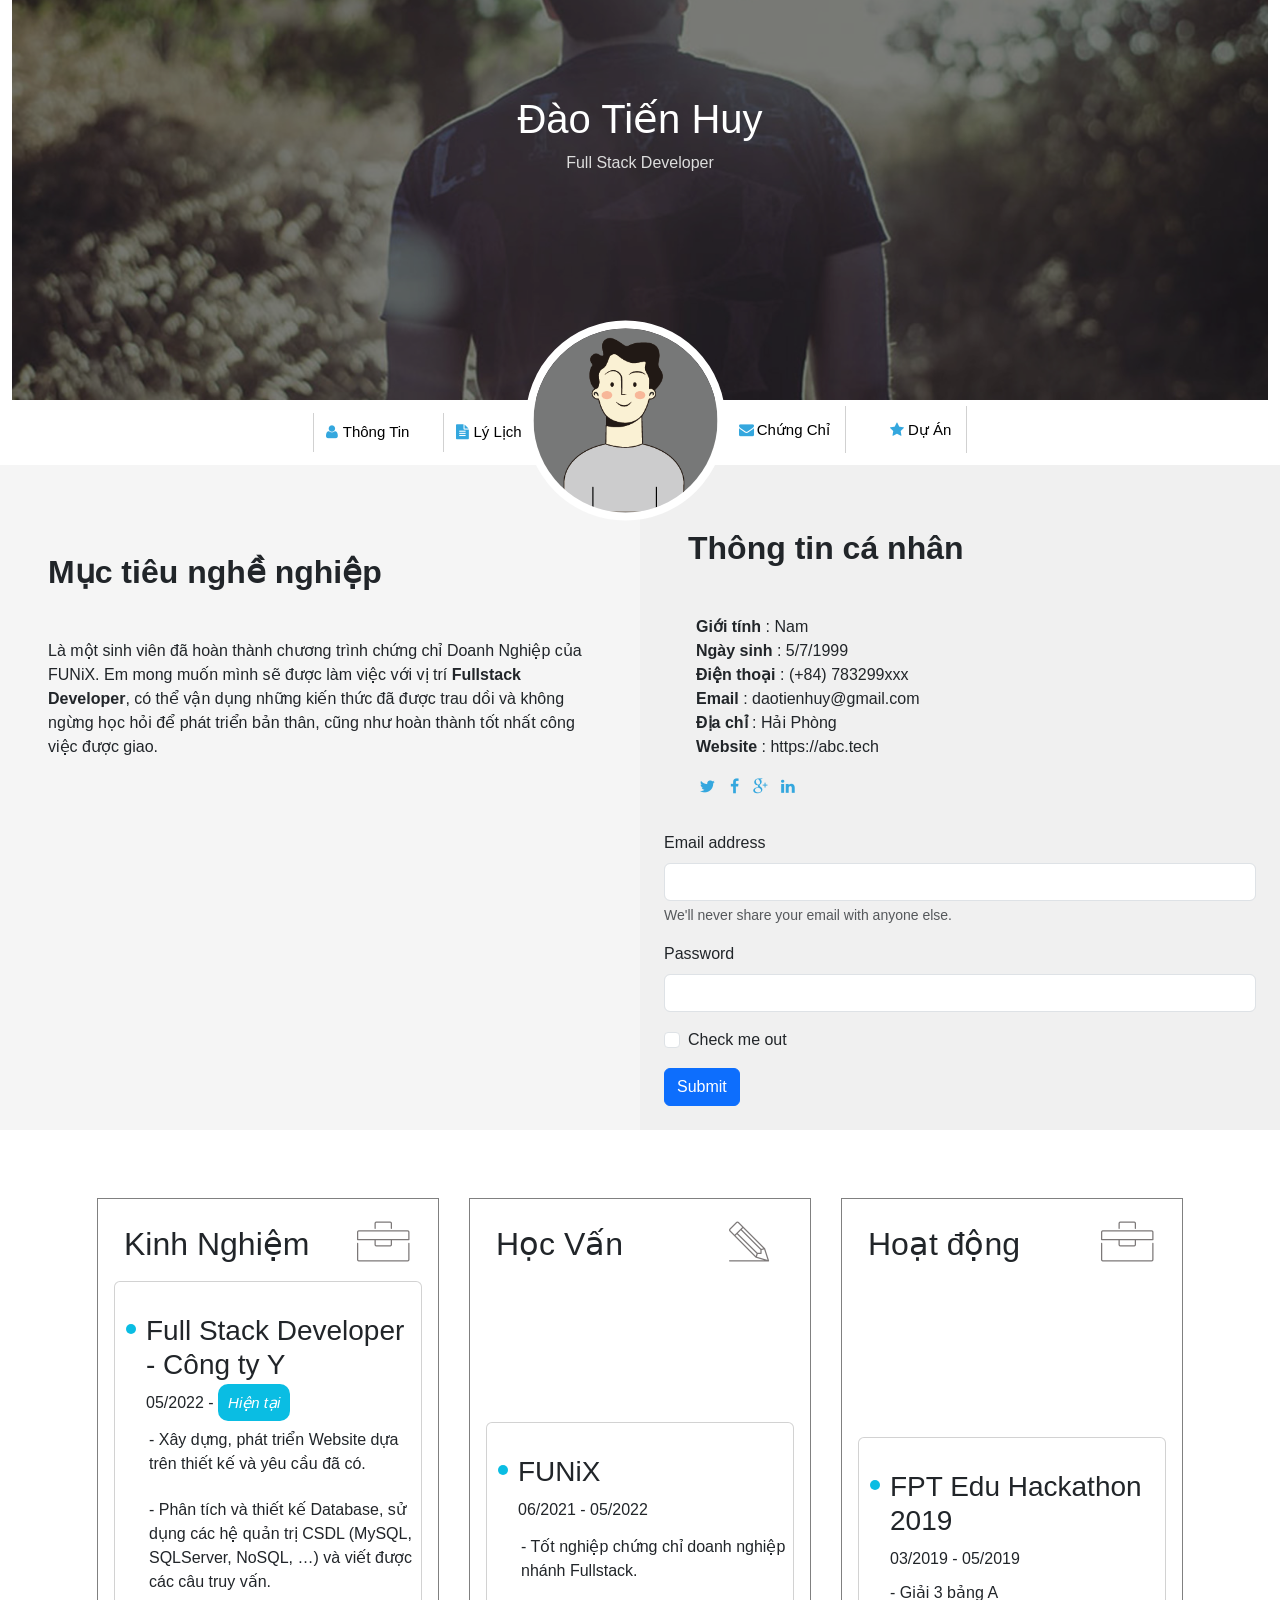
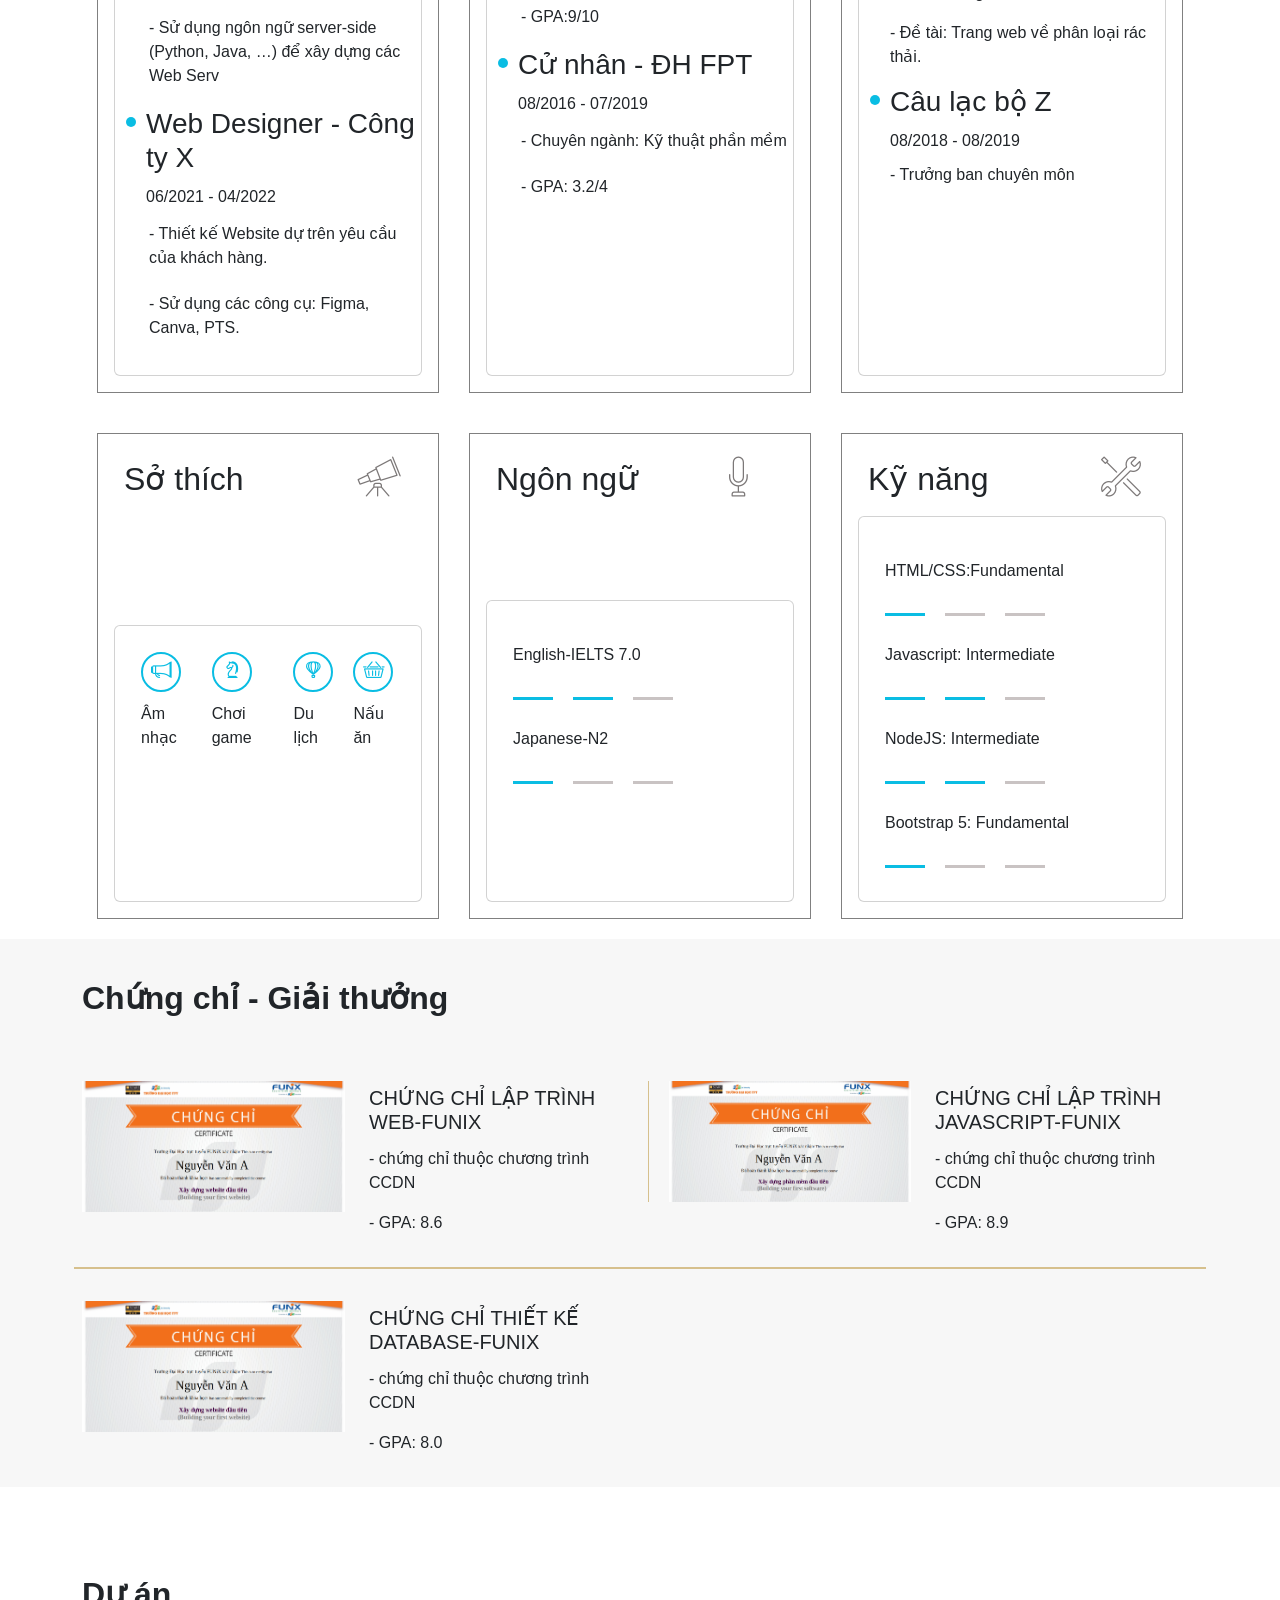
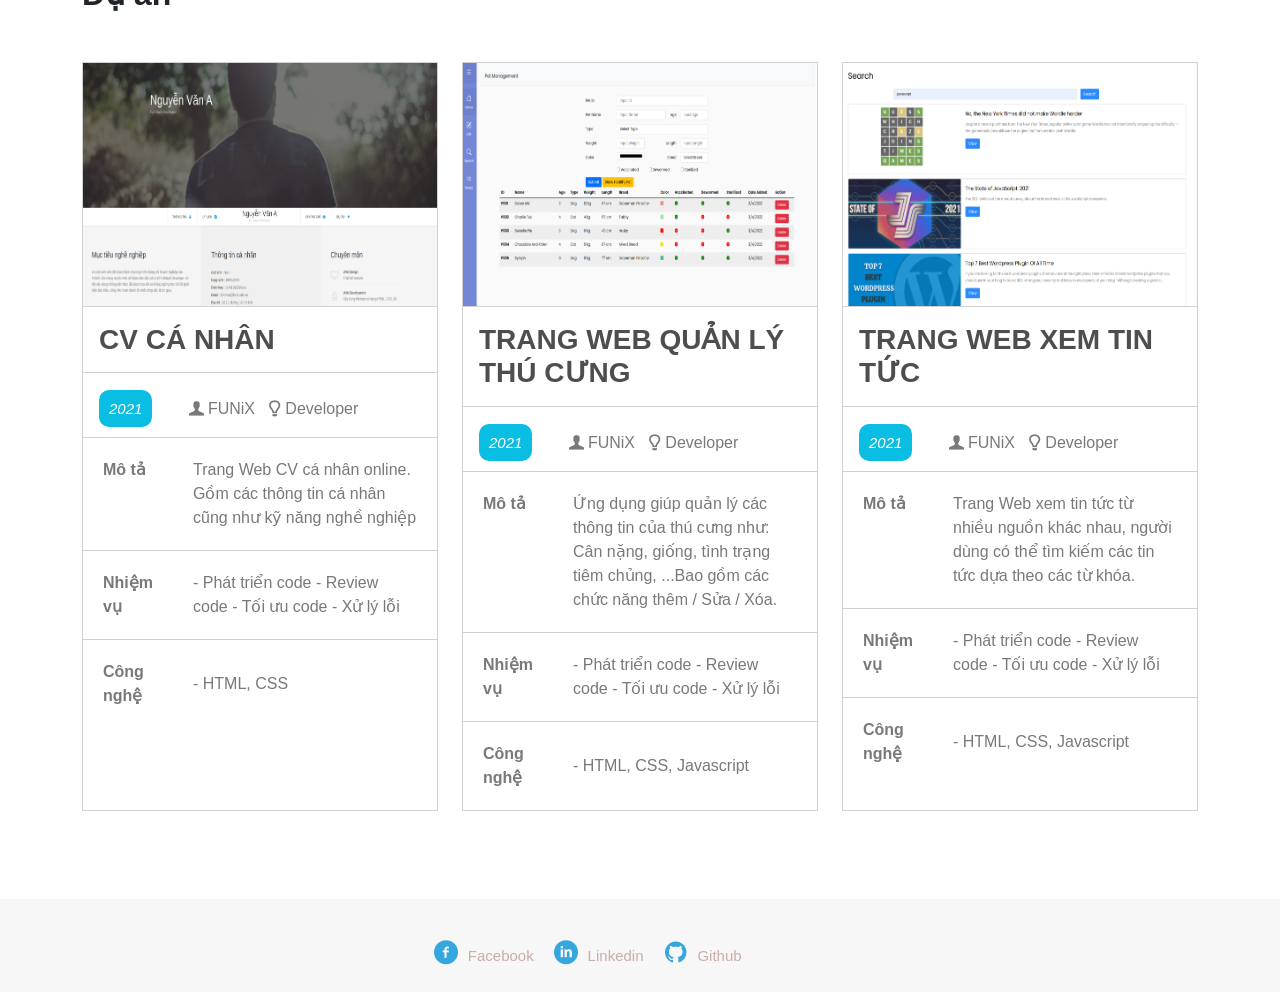
<file: funix-web101x-asm3-main/index.html>
<!DOCTYPE html>
<html lang="en">

<head>
  <meta charset="UTF-8" />
  <meta http-equiv="X-UA-Compatible" content="IE=edge" />
  <meta name="viewport" content="width=device-width, initial-scale=1.0" />

  <link href="https://cdn.jsdelivr.net/npm/bootstrap@5.0.2/dist/css/bootstrap.min.css" rel="stylesheet"
    integrity="sha384-EVSTQN3/azprG1Anm3QDgpJLIm9Nao0Yz1ztcQTwFspd3yD65VohhpuuCOmLASjC" crossorigin="anonymous" />

  <link rel="stylesheet" href="./css/laptop.css" />
  <link rel="stylesheet" href="./css/tablet.css" />
  <link rel="stylesheet" href="./css/mobile.css" />
  <link rel="stylesheet" href="./css/font.css" />

  <link rel="preconnect" href="https://fonts.googleapis.com">
  <link rel="preconnect" href="https://fonts.gstatic.com" crossorigin>
  <link href="https://fonts.googleapis.com/css2?family=Inter:wght@400;500;700&display=swap" rel="stylesheet">

  <title>ASM 03</title>
</head>

<body>

  <div class="container-fluid">
    <img src="./images/banner.jpg" alt="banner" class="w-100 avatar-banner" />
    <div class="text-banner">
      <h1>Đào Tiến Huy</h1>
      <span>Full Stack Developer</span>
    </div>
  </div>

  <section id="nav-bar ">
    <nav class="navbar navbar-expand-md justify-content-center">
      <div class="navbar-nav menu">

        <div class="nav-item mx-2">
          <a class="nav-link" href="#"><i class="icon icon-user"></i>Thông Tin</a>
        </div>
        <div class="nav-item mx-2">
          <a class="nav-link" href="#"><i class="icon icon-doc-text-inv"></i>Lý Lịch</a>
        </div>
        <div class="text-center nav-text">
          <img class="anhdaidien" src="images/default-avatar.webp" alt=" anh" />
        </div>

        <div class="nav-item mx-2">
          <a class="nav-link1" href="#"><i class="icon icon-mail-alt"></i>Chứng Chỉ</a>
        </div>
        <div class="nav-item mx-2">
          <a class="nav-link1" href="#"><i class="icon icon-star-1"></i>Dự Án</a>
        </div>
      </div>
      </div>
      </div>
    </nav>
  </section>




  <section id="about" class="bg-grey">
    <div class="container-fluid">
      <div class="row">
        <div class="col-sm-6 p-5 muc-tieu">
          <h2 class="section-title">Mục tiêu nghề nghiệp</h2>
          <p>
            Là một sinh viên đã hoàn thành chương trình chứng chỉ Doanh Nghiệp
            của FUNiX. Em mong muốn mình sẽ được làm việc với vị trí
            <b>Fullstack Developer</b>, có thể vận dụng những kiến thức đã
            được trau dồi và không ngừng học hỏi để phát triển bản thân, cũng
            như hoàn thành tốt nhất công việc được giao.
          </p>
        </div>
        <div class="col-sm-6 p-4 thong-tin">
          <h2 class="section-title ps-4">Thông tin cá nhân</h2>
          <ul class="info">
            <li><span>Giới tính</span> : Nam</li>
            <li><span>Ngày sinh</span> : 5/7/1999</li>
            <li><span>Điện thoại</span> : (+84) 783299xxx</li>
            <li><span>Email</span> : daotienhuy@gmail.com</li>
            <li><span>Địa chỉ</span> : Hải Phòng</li>
            <li><span>Website</span> : https://abc.tech</li>
            <div class="py-3 social-icon">
              <a><i class="icon icon-twitter"></i></a>
              <a><i class="icon icon-facebook"></i></a>
              <a><i class="icon icon-gplus"></i></a>
              <a><i class="icon icon-linkedin"></i></a>
            </div>
          </ul>
          <form>
            <div class="mb-3">
              <label for="exampleInputEmail1" class="form-label">Email address</label>
              <input type="email" class="form-control" id="exampleInputEmail1" aria-describedby="emailHelp">
              <div id="emailHelp" class="form-text">We'll never share your email with anyone else.</div>
            </div>
            <div class="mb-3">
              <label for="exampleInputPassword1" class="form-label">Password</label>
              <input type="password" class="form-control" id="exampleInputPassword1">
            </div>
            <div class="mb-3 form-check">
              <input type="checkbox" class="form-check-input" id="exampleCheck1">
              <label class="form-check-label" for="exampleCheck1">Check me out</label>
            </div>
            <button type="submit" class="btn btn-primary">Submit</button>
          </form>
        </div>
      </div>
    </div>
  </section>


  <section class="container pt-5">
    <div class="row">
      <div class="col-md-6  box-job">
        <div class="row p-3 parent">
          <div class="col-9 box-title">
            <h2>Kinh Nghiệm</h2>
          </div>
          <div class="col-3 box-icon">
            <i class="icon1 ic-toolbox"></i>
          </div>
          <!-- <p>
            <button class="btn btn-primary" type="button" data-bs-toggle="collapse" data-bs-target="#collapseExample"
              aria-expanded="false" aria-controls="collapseExample">
              Hãy ấn vào để xem thông tin
            </button>
          </p>
          <div class="collapse" id="collapseExample"> -->
            <div class="card card-body">
              <div class="col-12 pt-3 kinh-nghiem s-content">
                <div class="kinh-nghiem1">
                  <h3 class="job-item">Full Stack Developer - Công ty Y</h3>
                  <div class="job">
                    05/2022 - <span class="button">Hiện tại</span>
                  </div>
                  <div class="job-text">
                    <p>
                      - Xây dựng, phát triển Website dựa trên thiết kế và yêu cầu
                      đã có.
                    </p>
                    <p>
                      - Phân tích và thiết kế Database, sử dụng các hệ quản trị
                      CSDL (MySQL, SQLServer, NoSQL, …) và viết được các câu truy
                      vấn.
                    </p>
                    <p>
                      - Sử dụng ngôn ngữ server-side (Python, Java, …) để xây dựng
                      các Web Serv
                    </p>
                  </div>
                </div>
                <div class="kinh-nghiem1">
                  <h3 class="job-item">Web Designer - Công ty X</h3>
                  <div class="job">06/2021 - 04/2022</div>
                  <div class="job-text">
                    <p>- Thiết kế Website dự trên yêu cầu của khách hàng.</p>
                    <p>- Sử dụng các công cụ: Figma, Canva, PTS.</p>
                  </div>
                </div>
              </div>
            </div>
          <!-- </div> -->
        </div>



        <div class="row p-3 parent">
          <div class="col-9 box-title">
            <h2>Học Vấn</h2>
          </div>
          <div class="col-3 box-icon">
            <i class="icon1 ic-pencil"></i>
          </div>
          <!-- <p>
            <button class="btn btn-primary" type="button" data-bs-toggle="collapse" data-bs-target="#collapseExample"
              aria-expanded="false" aria-controls="collapseExample">
              Hãy ấn vào để xem thông tin
            </button>
          </p>
          <div class="collapse" id="collapseExample"> -->
            <div class="card card-body">
              <div class="col-12 pt-3 hoc-van s-content">
                <div class="hoc-van1">
                  <h3 class="job-item">FUNiX</h3>
                  <div class="job">06/2021 - 05/2022</div>
                  <div class="job-text">
                    <p>- Tốt nghiệp chứng chỉ doanh nghiệp nhánh Fullstack.</p>
                    <p>- GPA:9/10</p>
                  </div>
                </div>
                <div class="hoc-van1">
                  <h3 class="job-item">Cử nhân - ĐH FPT</h3>
                  <div class="job">08/2016 - 07/2019</div>
                  <div class="job-text">
                    <p>- Chuyên ngành: Kỹ thuật phần mềm</p>
                    <p>- GPA: 3.2/4</p>
                  </div>
                </div>
              </div>
            </div>
          <!-- </div> -->
        </div>




        <div class="row p-3 parent">
          <div class="col-9 box-title">
            <h2>Hoạt động</h2>
          </div>
          <div class="col-3 box-icon">
            <i class="icon1 ic-toolbox"></i>
          </div>
          <!-- <p>
            <button class="btn btn-primary" type="button" data-bs-toggle="collapse" data-bs-target="#collapseExample"
            aria-expanded="false" aria-controls="collapseExample">
            Hãy ấn vào để xem thông tin
          </button>
          </p>
          <div class="collapse" id="collapseExample"> -->
            <div class="card card-body">
              <div class="col-12 pt-3 hoat-dong s-content">
                <div class="hoat-dong1">
                  <h3 class="job-item">FPT Edu Hackathon 2019</h3>
                  <div class="job">03/2019 - 05/2019</div>
                  <div>
                    <p>- Giải 3 bảng A</p>
                    <p>- Đề tài: Trang web về phân loại rác thải.</p>
                  </div>
                </div>
                <div class="hoat-dong1">
                  <h3 class="job-item">Câu lạc bộ Z</h3>
                  <div class="job">08/2018 - 08/2019</div>
                  <div>
                    <p>- Trưởng ban chuyên môn</p>
                  </div>
                </div>
              </div>
            </div>
        </div>
      </div>



      <div class="col-md-6  box-job">
        <div class="row p-3 parent">
          <div class="col-9 box-title">
            <h2>Sở thích</h2>
          </div>
          <div class="col-3 box-icon">
            <i class="icon1 ic-telescope"></i>
          </div>
          <!-- <button class="btn btn-primary" type="button" data-bs-toggle="collapse" data-bs-target="#collapseExample"
              aria-expanded="false" aria-controls="collapseExample">
              Hãy ấn vào để xem thông tin
            </button>
          </p>
          <div class="collapse" id="collapseExample"> -->
            <div class="card card-body">
              <div class="col-12 so-thich s-content">
                <div class="st-icon">
                  <i class="ic-megaphone"></i>
                  <p>Âm nhạc</p>
                </div>
                <div class="st-icon">
                  <i class="ic-strategy"></i>
                  <p>Chơi game</p>
                </div>
                <div class="st-icon">
                  <i class="ic-hotairballoon"></i>
                  <p>Du lịch</p>
                </div>
                <div class="st-icon">
                  <i class="ic-basket"></i>
                  <p>Nấu ăn</p>
                </div>
              </div>
            </div>
          <!-- </div> -->
        </div>


        <div class="row p-3 parent">
          <div class="col-9 box-title">
            <h2>Ngôn ngữ</h2>
          </div>
          <div class="col-3 box-icon"><i class="icon1 ic-mic"></i></div>
          <!-- <p>
            <button class="btn btn-primary" type="button" data-bs-toggle="collapse" data-bs-target="#collapseExample"
              aria-expanded="false" aria-controls="collapseExample">
              Hãy ấn vào để xem thông tin
            </button>
          </p>
          <div class="collapse" id="collapseExample"> -->
            <div class="card card-body">
              <div class="col-12 pt-3 ngon-ngu s-content">
                <div>
                  <p>English-IELTS 7.0</p>
                  <span class="bright"></span><span class="bright"></span><span class="dark"></span>
                </div>
                <div>
                  <p>Japanese-N2</p>
                  <span class="bright"></span><span class="dark"></span><span class="dark"></span>
                </div>
              </div>
            </div>
          <!-- </div> -->




        </div>

        <div class="row p-3 parent">
          <div class="col-9 box-title">
            <h2>Kỹ năng</h2>
          </div>
          <div class="col-3 box-icon">
            <i class="icon1 ic-tools-2"></i>
          </div>
          <!-- <p>
            <button class="btn btn-primary" type="button" data-bs-toggle="collapse" data-bs-target="#collapseExample"
              aria-expanded="false" aria-controls="collapseExample">
              Hãy ấn vào để xem thông tin
            </button>
          </p>
          <div class="collapse" id="collapseExample"> -->
            <div class="card card-body">

              <div class="col-12 pt-3 ky-nang s-content">
                <div>
                  <p>HTML/CSS:Fundamental</p>
                  <span class="bright"></span><span class="dark"></span><span class="dark"></span>
                </div>
                <div>
                  <p>Javascript: Intermediate</p>
                  <span class="bright"></span><span class="bright"></span><span class="dark"></span>
                </div>
                <div>
                  <p>NodeJS: Intermediate</p>
                  <span class="bright"></span><span class="bright"></span><span class="dark"></span>
                </div>
                <div>
                  <p>Bootstrap 5: Fundamental</p>
                  <span class="bright"></span><span class="dark"></span><span class="dark"></span>
                </div>
              </div>
            </div>
          <!-- </div> -->
        </div>
      </div>
    </div>
  </section>

  <section id="certificate" class="bg-grey">
    <div class="container">
      <h2 class="section-title">Chứng chỉ - Giải thưởng</h2>
      <div class="row g-3 grid-cer">
        <div class="col-md-6 cer-content cer-content1">
          <div class="row py-3">
            <div class="col-sm-12 col-lg-6">
              <img class="img-cc" src="./images/Cert_DBI.png" alt="ảnh chứng chỉ" />
            </div>
            <div class="col-lg-6">
              <h5>chứng chỉ lập trình web-funix</h5>
              <p>- chứng chỉ thuộc chương trình CCDN</p>
              <p>- GPA: 8.6</p>
            </div>
          </div>
        </div>

        <div class="col-md-6 cer-content cer-content2">
          <div class="row py-3">
            <div class="col-md-12 col-lg-6">
              <img class="img-cc1" src="./images/Cert_PRF.png" alt="ảnh chứng chỉ" />
            </div>
            <div class="col-lg-6">
              <h5>chứng chỉ lập trình javascript-funix</h5>
              <p>- chứng chỉ thuộc chương trình CCDN</p>
              <p>- GPA: 8.9</p>
            </div>
          </div>
        </div>

        <div class="col-md-6 cer-content cer-content3">
          <div class="row py-3">
            <div class="col-md-12 col-lg-6">
              <img class="img-cc" src="./images/Cert_WEB.png" alt="ảnh chứng chỉ" />
            </div>
            <div class="col-lg-6">
              <h5>chứng chỉ thiết kế database-funix</h5>
              <p>- chứng chỉ thuộc chương trình CCDN</p>
              <p>- GPA: 8.0</p>
            </div>
          </div>
        </div>
      </div>
    </div>
  </section>

  <section id="project">
    <div class="container py-5">
      <h2 class="section-title">Dự án</h2>
      <div class="row">
        <div class="col-md-4 d-flex pro-info">
          <div class="pro-DA">
            <img class="card-img-top w-100 img-DA" src="./images/project_1.png" alt="ảnh dự án" width="100%" />
            <h3 class="p-3 title-DA">
              <a href="digital-cv.html" target="_blank"> CV CÁ NHÂN</a>
            </h3>
            <div class="row p-3 pro-CV">
              <div class="col-12 col-md-4 col-lg-3">
                <span class="button">2021</span>
              </div>

              <div class="col-12 col-md-8 d-lg-flex">
                <div class="d-flex pe-2">
                  <i class="icon-user-1"></i><span>FUNiX</span>
                </div>
                <div class="d-flex">
                  <i class="icon-lamp"></i><span>Developer</span>
                </div>
              </div>
            </div>
            <table>
              <tr>
                <td>Mô tả</td>
                <td>
                  Trang Web CV cá nhân online. Gồm các thông tin cá nhân cũng
                  như kỹ năng nghề nghiệp
                </td>
              </tr>
              <tr>
                <td>Nhiệm vụ</td>
                <td>
                  - Phát triển code - Review code - Tối ưu code - Xử lý lỗi
                </td>
              </tr>
              <tr>
                <td>Công nghệ</td>
                <td>- HTML, CSS</td>
              </tr>
            </table>
          </div>
        </div>

        <div class="col-md-4 d-flex pro-info">
          <div class="pro-DA">
            <img class="card-img-top w-100 img-DA" src="./images/project_2.png" alt="ảnh dự án" width="100%" />
            <h3 class="p-3 title-DA">
              <a href="digital-cv.html" target="_blank">
                TRANG WEB QUẢN LÝ THÚ CƯNG</a>
            </h3>
            <div class="row p-3 pro-CV">
              <div class="col-12 col-md-4 col-lg-3">
                <span class="button">2021</span>
              </div>
              <div class="col-12 col-md-8 d-lg-flex">
                <div class="d-flex pe-2">
                  <i class="icon-user-1"></i><span>FUNiX</span>
                </div>
                <div class="d-flex">
                  <i class="icon-lamp"></i><span>Developer</span>
                </div>
              </div>
            </div>
            <table>
              <tr>
                <td>Mô tả</td>
                <td>
                  Ứng dụng giúp quản lý các thông tin của thú cưng như: Cân
                  nặng, giống, tình trạng tiêm chủng, ...Bao gồm các chức năng
                  thêm / Sửa / Xóa.
                </td>
              </tr>
              <tr>
                <td>Nhiệm vụ</td>
                <td>
                  - Phát triển code - Review code - Tối ưu code - Xử lý lỗi
                </td>
              </tr>
              <tr>
                <td>Công nghệ</td>
                <td>- HTML, CSS, Javascript</td>
              </tr>
            </table>
          </div>
        </div>
        <div class="col-md-4 d-flex pro-info">
          <div class="pro-DA">
            <img class="card-img-top w-100 img-DA" src="./images/project_3.png" alt="ảnh dự án" width="100%" />
            <h3 class="p-3 title-DA">
              <a href="digital-cv.html" target="_blank">
                TRANG WEB XEM TIN TỨC</a>
            </h3>
            <div class="row p-3 pro-CV">
              <div class="col-12 col-md-4 col-lg-3">
                <span class="button">2021</span>
              </div>
              <div class="col-12 col-md-8 d-lg-flex">
                <div class="d-flex pe-2">
                  <i class="icon-user-1"></i><span>FUNiX</span>
                </div>
                <div class="d-flex">
                  <i class="icon-lamp"></i><span>Developer</span>
                </div>
              </div>
            </div>
            <table>
              <tr>
                <td>Mô tả</td>
                <td>
                  Trang Web xem tin tức từ nhiều nguồn khác nhau, người dùng
                  có thể tìm kiếm các tin tức dựa theo các từ khóa.
                </td>
              </tr>
              <tr>
                <td>Nhiệm vụ</td>
                <td>
                  - Phát triển code - Review code - Tối ưu code - Xử lý lỗi
                </td>
              </tr>
              <tr>
                <td>Công nghệ</td>
                <td>- HTML, CSS, Javascript</td>
              </tr>
            </table>
          </div>
        </div>
      </div>
    </div>
  </section>

  <section id="footer" class="bg-grey">
    <div class="container late">
      <i class="icon icon-facebook-circled" style="font-size: 25px"></i>
      <a href="#">Facebook</a>

      <i class="icon icon-linkedin-circled" style="font-size: 25px"></i>
      <a href="#">Linkedin</a>

      <i class="icon icon-github-circled" style="font-size: 25px"></i>
      <a href="#">Github</a>
    </div>
  </section>

</body>
</html>
</file>
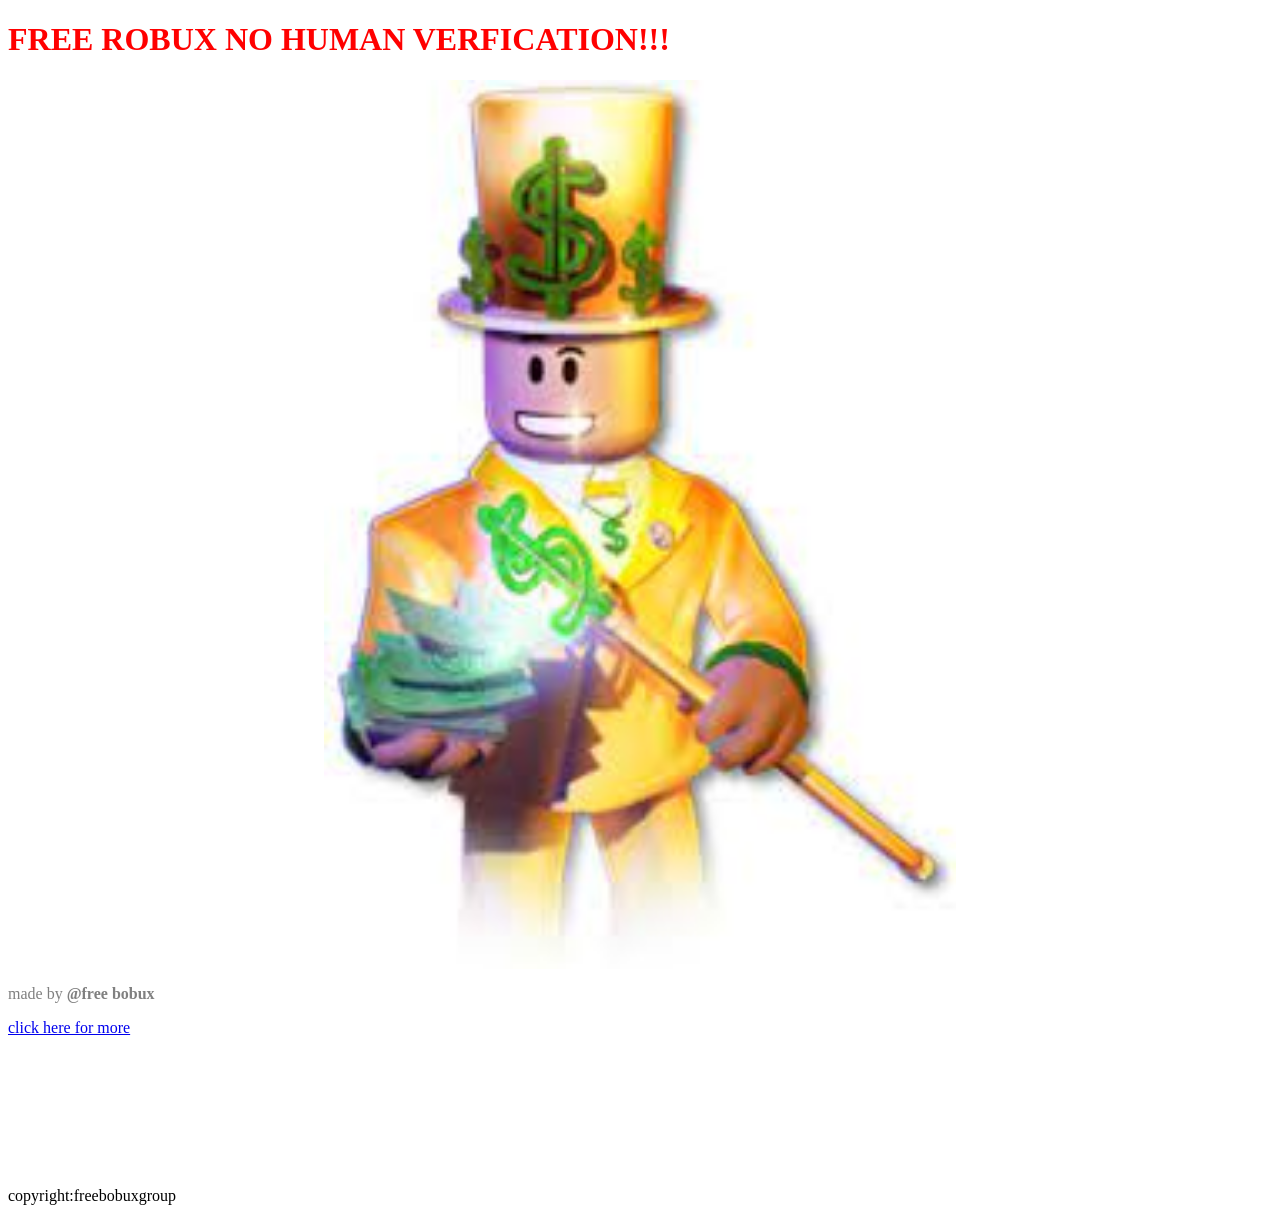
<file: freebobux.html>
<!DOCTYPE html>
<html lang="en">
    
<head>
    <style>
    h1{
        color:red
    }
        p{color:gray
        }
    .center{
        display: block;
  margin-left: auto;
  margin-right: auto;
  width: 50%;
    }
    footer{
        position: relative;
        top:150px;
      
    }
    a:hover{
        color:rgb(255, 0, 0)
    
    }


    </style>
    <meta charset="UTF-8">
    <meta name="viewport" content="width=device-width, initial-scale=1.0">
    <title>free robux</title>
</head>
<body>
<h1>FREE ROBUX NO HUMAN VERFICATION!!!</h1>
<img src="[data-uri]"
alt="free robux" class="center"/>
<p>made by<strong> @free bobux</strong></p>
<a href="more.html" target="_blank">click here for more</a>
<footer>copyright:freebobuxgroup</footer>
</body>
</html>
</file>
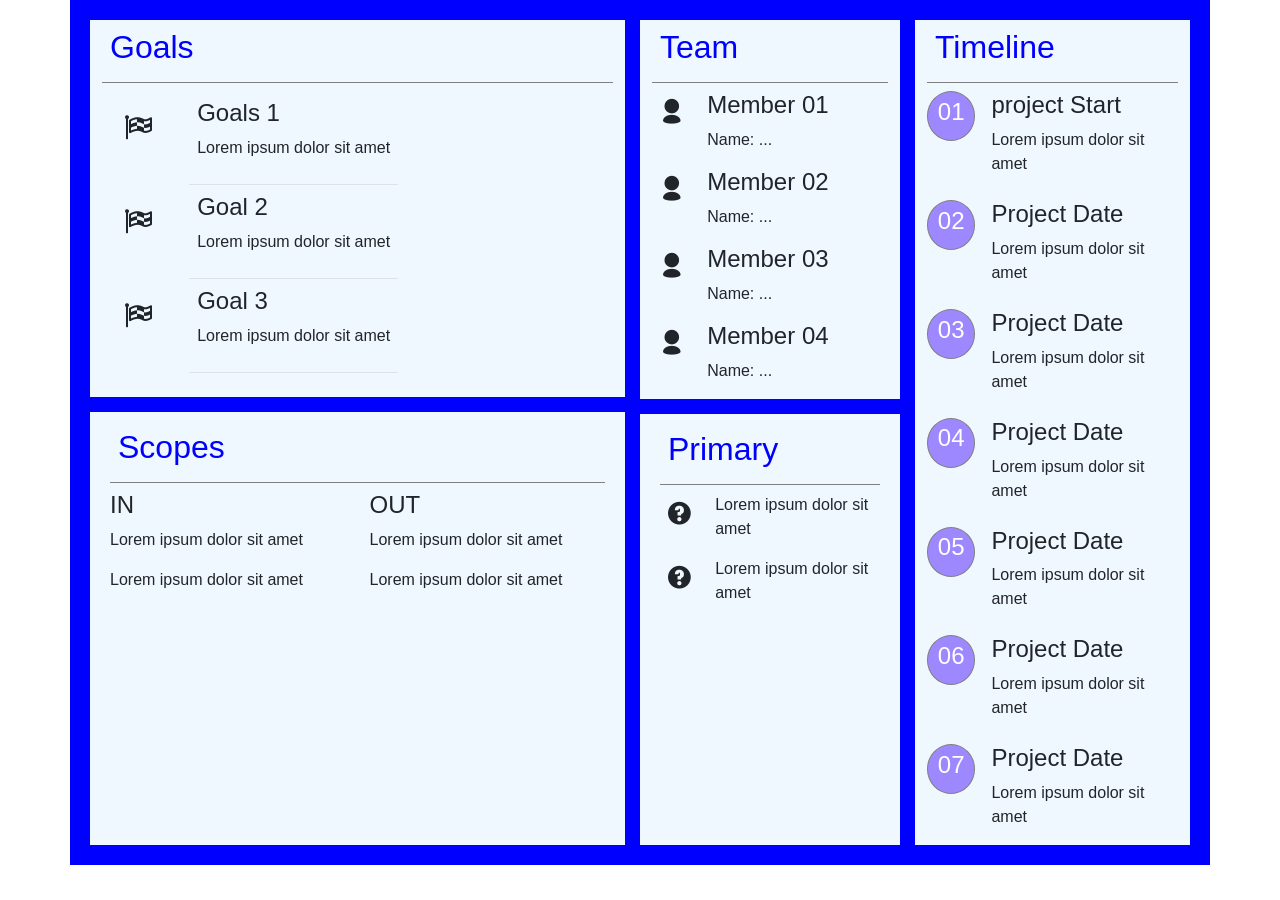
<file: funix-web101x-asm3-main/digital-cv.html>
<!DOCTYPE html>
<html lang="en">
  <head>
    <meta charset="UTF-8" />
    <meta http-equiv="X-UA-Compatible" content="IE=edge" />
    <meta name="viewport" content="width=device-width, initial-scale=1.0" />
    <link
      href="https://cdn.jsdelivr.net/npm/bootstrap@5.0.2/dist/css/bootstrap.min.css"
      rel="stylesheet"
      integrity="sha384-EVSTQN3/azprG1Anm3QDgpJLIm9Nao0Yz1ztcQTwFspd3yD65VohhpuuCOmLASjC"
      crossorigin="anonymous"
    />

   <link rel="preconnect" href="https://fonts.googleapis.com">
<link rel="preconnect" href="https://fonts.gstatic.com" crossorigin>
<link href="https://fonts.googleapis.com/css2?family=Inter:wght@400;500;700&display=swap" rel="stylesheet">

    <link rel="stylesheet" href="./css/laptop.css" />
    <link rel="stylesheet" href="./css/tablet.css" />
    <link rel="stylesheet" href="./css/mobile.css" />
    <link rel="stylesheet" href="./css/font.css" />

    <title>Digital-cv</title>
  </head>
  <body>
    <section class="container">
      <div class="row digital-cv">
        <div class="col-md-12 col-lg-6 border-cv">
          <div class="row pb-4 border-cv1">
            <div class="goals digital-item">
              <div class="p-2 title-cv">
                <h2>Goals</h2>
              </div>
              <div class="row pt-2 digital-content">
                <div class="gap-3 d-lg-flex">
                  <div class="p-3 digital-icon">
                    <i class="fs-3 icon-flag-checkered"></i>
                  </div>
                  <div class="p-2 border-bottom border-1">
                    <h4>Goals 1</h4>
                    <p>Lorem ipsum dolor sit amet</p>
                  </div>
                </div>
                <div class="gap-3 d-lg-flex">
                  <div class="p-3 digital-icon">
                    <i class="fs-3 icon-flag-checkered"></i>
                  </div>
                  <div class="p-2 border-bottom border-1">
                    <h4>Goal 2</h4>
                    <p>Lorem ipsum dolor sit amet</p>
                  </div>
                </div>
                <div class="gap-3 d-lg-flex">
                  <div class="p-3 digital-icon">
                    <i class="fs-3 icon-flag-checkered"></i>
                  </div>
                  <div class="p-2 border-bottom border-1">
                    <h4>Goal 3</h4>
                    <p>Lorem ipsum dolor sit amet</p>
                  </div>
                </div>
              </div>
            </div>
          </div>
          <div class="scopes p-2 digital-item">
            <div class="title-cv p-2">
              <h2>Scopes</h2>
            </div>
            <div class="row pt-2">
              <div class="col-6 IN">
                <h4>IN</h4>
                <p>Lorem ipsum dolor sit amet</p>
                <p>Lorem ipsum dolor sit amet</p>
              </div>
              <div class="col-6 OUT">
                <h4>OUT</h4>
                <p>Lorem ipsum dolor sit amet</p>
                <p>Lorem ipsum dolor sit amet</p>
              </div>
            </div>
          </div>
        </div>
        <!--  -->
        <div class="col-md-12 col-lg-3 border-cv">
          <div class="row border-cv1">
            <div class="team digital-item">
              <div class="title-cv p-2">
                <h2>Team</h2>
              </div>
              <div class="row pt-2 digital-content">
                <div class="gap-3 d-lg-flex">
                  <div class="digital-icon">
                    <i class="fs-3 icon-user-2"></i>
                  </div>
                  <div class="">
                    <h4>Member 01</h4>
                    <p><span>Name: </span>...</p>
                  </div>
                </div>
                <div class="gap-3 d-lg-flex">
                  <div class="digital-icon">
                    <i class="fs-3 icon-user-2"></i>
                  </div>
                  <div class="">
                    <h4>Member 02</h4>
                    <p><span>Name: </span>...</p>
                  </div>
                </div>
                <div class="gap-3 d-lg-flex">
                  <div class="digital-icon">
                    <i class="fs-3 icon-user-2"></i>
                  </div>
                  <div class="">
                    <h4>Member 03</h4>
                    <p><span>Name: </span>...</p>
                  </div>
                </div>
                <div class="gap-3 d-lg-flex">
                  <div class="digital-icon">
                    <i class="fs-3 icon-user-2"></i>
                  </div>
                  <div class="">
                    <h4>Member 04</h4>
                    <p><span>Name: </span>...</p>
                  </div>
                </div>
              </div>
            </div>
          </div>
          <div class="primary p-2 digital-item">
            <div class="title-cv p-2">
              <h2>Primary</h2>
            </div>
            <div class="row pt-2 digital-content">
              <div class="gap-3 d-lg-flex">
                <div class="digital-icon">
                  <i class="fs-3 icon-question"></i>
                </div>
                <div class="">
                  <p>Lorem ipsum dolor sit amet</p>
                </div>
              </div>
              <div class="gap-3 d-lg-flex">
                <div class="digital-icon">
                  <i class="fs-3 icon-question"></i>
                </div>
                <div class="">
                  <p>Lorem ipsum dolor sit amet</p>
                </div>
              </div>
            </div>
          </div>
        </div>
        <!--  -->
        <div class="col-md-12 col-lg-3 timeline digital-item">
          <div class="title-cv p-2">
            <h2>Timeline</h2>
          </div>

          <div class="row digital-content">
            <div class="gap-3 pt-2 d-lg-flex">
              <div class="icon-timeline">
                <h4>01</h4>
              </div>
              <div class="content">
                <h4>project Start</h4>
                <p>Lorem ipsum dolor sit amet</p>
              </div>
            </div>
            <!--  -->
            <div class="gap-3 pt-2 d-lg-flex">
              <div class="icon-timeline">
                <h4>02</h4>
              </div>
              <div class="content">
                <h4>Project Date</h4>
                <p>Lorem ipsum dolor sit amet</p>
              </div>
            </div>
            <!--  -->
            <div class="gap-3 pt-2 d-lg-flex">
              <div class="icon-timeline">
                <h4>03</h4>
              </div>
              <div class="content">
                <h4>Project Date</h4>
                <p>Lorem ipsum dolor sit amet</p>
              </div>
            </div>
            <!--  -->
            <div class="gap-3 pt-2 d-lg-flex">
              <div class="icon-timeline">
                <h4>04</h4>
              </div>
              <div class="content">
                <h4>Project Date</h4>
                <p>Lorem ipsum dolor sit amet</p>
              </div>
            </div>
            <!--  -->
            <div class="gap-3 pt-2 d-lg-flex">
              <div class="icon-timeline">
                <h4>05</h4>
              </div>
              <div class="content">
                <h4>Project Date</h4>
                <p>Lorem ipsum dolor sit amet</p>
              </div>
            </div>
            <!--  -->
            <div class="gap-3 pt-2 d-lg-flex">
              <div class="icon-timeline">
                <h4>06</h4>
              </div>
              <div class="content">
                <h4>Project Date</h4>
                <p>Lorem ipsum dolor sit amet</p>
              </div>
            </div>
            <!--  -->
            <div class="gap-3 pt-2 d-lg-flex">
              <div class="icon-timeline">
                <h4>07</h4>
              </div>
              <div class="content">
                <h4>Project Date</h4>
                <p>Lorem ipsum dolor sit amet</p>
              </div>
            </div>
            <!--  -->
          </div>
        </div>
      </div>
    </section>
  </body>
</html>
</file>
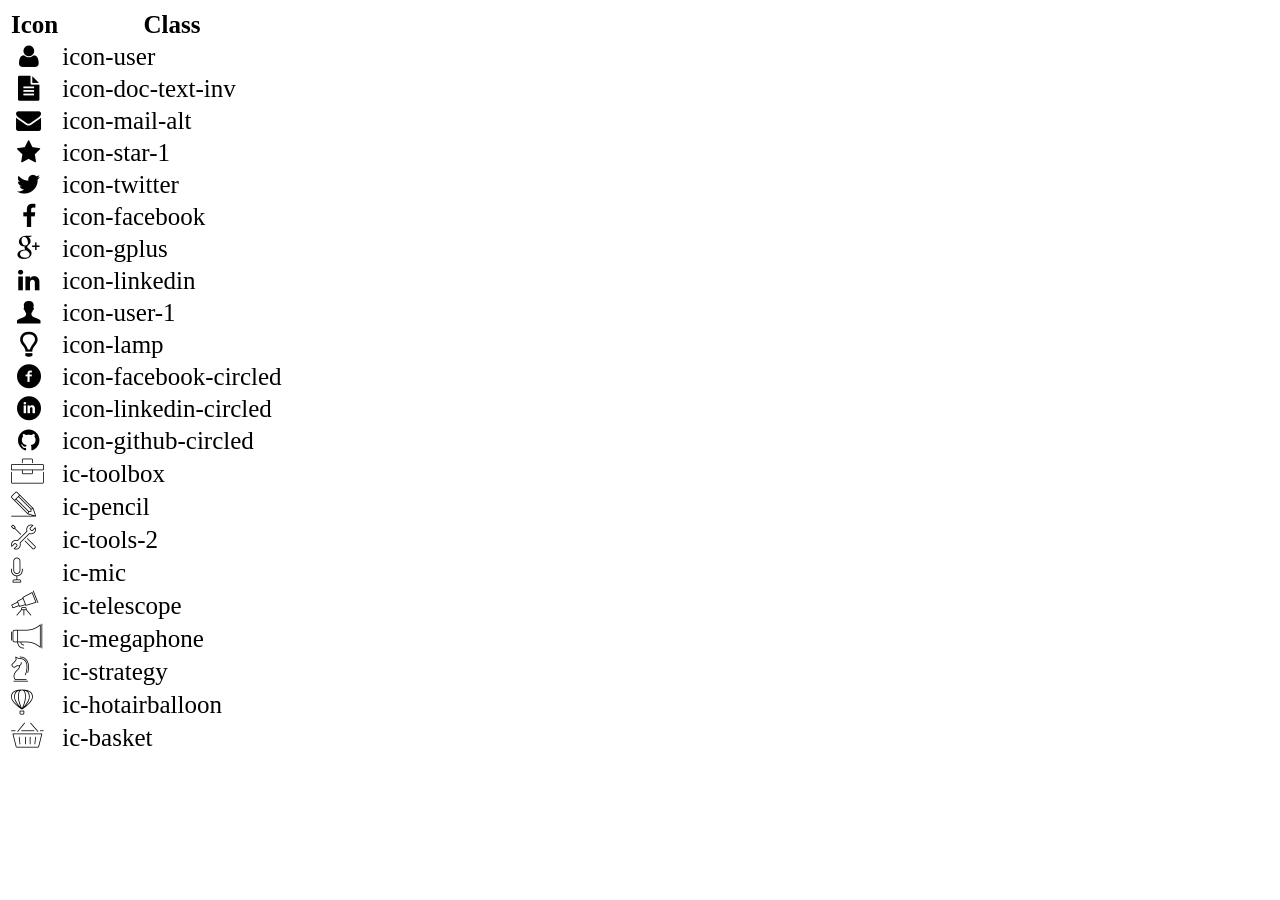
<file: funix-web101x-asm3-main/icon-list.html>
<!DOCTYPE html>
<html lang="en">

<head>
    <meta charset="UTF-8">
    <meta http-equiv="X-UA-Compatible" content="IE=edge">
    <meta name="viewport" content="width=device-width, initial-scale=1.0">
    <link rel="stylesheet" href="css/font.css">
    <title>Icon List</title>
</head>

<body>
    <table style="font-size: 25px;">
        <thead>
            <tr>
                <th>Icon</th>
                <th>Class</th>
            </tr>
        </thead>
        <tbody>
            <tr>
                <td><i class="icon-user"></i></td>
                <td>icon-user</td>
            </tr>
            <tr>
                <td><i class="icon-doc-text-inv"></i></td>
                <td>icon-doc-text-inv</td>
            </tr>
            <tr>
                <td><i class="icon-mail-alt"></i></td>
                <td>icon-mail-alt</td>
            </tr>
            <tr>
                <td><i class="icon-star-1"></i></td>
                <td>icon-star-1</td>
            </tr>
            <tr>
                <td><i class="icon-twitter"></i></td>
                <td>icon-twitter</td>
            </tr>
            <tr>
                <td><i class="icon-facebook"></i></td>
                <td>icon-facebook</td>
            </tr>
            <tr>
                <td><i class="icon-gplus"></i></td>
                <td>icon-gplus</td>
            </tr>
            <tr>
                <td><i class="icon-linkedin"></i></td>
                <td>icon-linkedin</td>
            </tr>
            <tr>
                <td><i class="icon-user-1"></i></td>
                <td>icon-user-1</td>
            </tr>
            <tr>
                <td><i class="icon-lamp"></i></td>
                <td>icon-lamp</td>
            </tr>
            <tr>
                <td><i class="icon-facebook-circled"></i></td>
                <td>icon-facebook-circled</td>
            </tr>
            <tr>
                <td><i class="icon-linkedin-circled"></i></td>
                <td>icon-linkedin-circled</td>
            </tr>
            <tr>
                <td><i class="icon-github-circled"></i></td>
                <td>icon-github-circled</td>
            </tr>
            <tr>
                <td><i class="ic-toolbox"></i></td>
                <td>ic-toolbox</td>
            </tr>
            <tr>
                <td><i class="ic-pencil"></i></td>
                <td>ic-pencil</td>
            </tr>
            <tr>
                <td><i class="ic-tools-2"></i></td>
                <td>ic-tools-2</td>
            </tr>

            <tr>
                <td><i class="ic-mic"></i></td>
                <td>ic-mic</td>
            </tr>
            <tr>
                <td><i class="ic-telescope"></i></td>
                <td>ic-telescope</td>
            </tr>
            <tr>
                <td><i class="ic-megaphone"></i></td>
                <td>ic-megaphone</td>
            </tr>
            <tr>
                <td><i class="ic-strategy"></i></td>
                <td>ic-strategy</td>
            </tr>
            <tr>
                <td><i class="ic-hotairballoon"></i></td>
                <td>ic-hotairballoon</td>
            </tr>
            <tr>
                <td><i class="ic-basket"></i></td>
                <td>ic-basket</td>
            </tr>
        </tbody>
    </table>
</body>

</html>
</file>
<file: funix-web101x-asm3-main/css/laptop.css>
* {
  margin: 0px;
  padding: 0;
  box-sizing: border-box;
}

body {
  font-family: "Roboto", sans-serif;
}

.bg-grey {
  background: #f7f7f7;
}

.icon {
  color: #0abde3;
}

.section-title {
  font-weight: bold;
  padding: 40px 0;

}

/* phần 1 - banner */

.avatar-banner {
  position: relative;
  filter: brightness(50%);
  object-fit: cover;
  height: 400px;
}

.text-banner {
  text-align: center;
  position: absolute;
  color: white;
  top: 15%;
  left: 50%;
  transform: translate(-50%, -50%);
}

.text-banner span {
  color: #ddd;
}

/* phần 2 - menu */

.nav-item a:link,
.nav-item a:visited {
  color: black;
  font-weight: 300;
  font-size: 15px;
  margin: 5px;
}


.nav-link {
  position: relative;
  right: 70px;
  border-left: none;
  border-left: 1px solid #d1d1d1;

}

.nav-link1 {
  position: relative;
  left: 70px;
  top: 10px;
  padding: 15px;
  border-right: 1px solid #d1d1d1;
  text-decoration: none;
}



.anhdaidien {
  transform: scale(8);
  width: 25px;
  height: 25px;
  border-radius: 50%;
  object-fit: contain;
  border: 1px solid #fff;
}

.nav-item a:hover {
  background-color: orange;
  color: white;
  align-items: center;
}

/* phần 3 - mục tiêu nghề nghiệp và thông tin cá nhân */

.muc-tieu {
  background-color: #f5f5f5;
}

.thong-tin {
  background-color: #f0f0f0;
}

.thong-tin span {
  font-weight: bold;
}

.info {
  list-style: none;
}




@media only screen and (min-width: 992px) {
  .box-job {
    display: flex;
    width: 100%;
  }
}

.parent {
  border: 1px solid grey;
  flex: 1;
  margin: 20px 15px;
}

.box-title {
  font-size: 10px;
  font-weight: bold;
  padding: 10px;
}

.box-icon {
  font-size: 40px;
}

.job {
  margin: 10px 0;
}

.job-text p {
  padding: 3px;
}

.job-item::before {
  content: "";
  position: absolute;
  background-color: #0abde3;
  width: 10px;
  height: 10px;
  border-radius: 50%;
  left: -20px;
  top: 10px;
}

/* phần 4 box kinh nghiệm */

.kinh-nghiem,
.hoc-van,
.hoat-dong {
  grid-column: 1/-1;
  margin-left: 15px;
  position: relative;
}

.kinh-nghiem1,
.hoc-van1,
.hoat-dong1 {
  position: relative;
}

.button {
  background-color: #0abde3;
  font-size: 15px;
  padding: 10px;
  color: white;
  font-style: italic;
  border-radius: 10px;
}

/* -----phần 4 sở thích ------*/

.so-thich {
  display: flex;
}

.st-icon {
  padding: 10px;
}

.st-icon p {
  padding-top: 10px;
}

.st-icon i {
  color: #0abde3;
  height: 40px;
  width: 40px;
  font-weight: bold;
  border: 2px solid #0abde3;
  border-radius: 50%;
  text-align: center;
  padding: 8px 5px;
}

/* -----phần 4 ngôn ngữ và kỹ năng---- */

.ngon-ngu div,
.ky-nang div {
  padding: 10px;
}

.bright {
  background-color: #0abde3;
  display: inline-block;
  width: 40px;
  height: 3px;
  margin-right: 20px;
  margin-top: 10px;
}

.dark {
  background-color: rgb(201, 195, 195);
  display: inline-block;
  width: 40px;
  height: 3px;
  margin-right: 20px;
  margin-top: 10px;
}

/* -----phần 5 - chứng chỉ và giải thưởng------- */

.img-cc {
  object-fit: cover;
  width: 100%;
}

.img-cc1 {
  object-fit: cover;
  width: 100%;
  border-left: 1px solid #d6c08d;
  padding-left: 20px;
}

.cer-content1 {
  border-bottom: 2px solid #d6c08d;
}

.cer-content2 {
  border-bottom: 2px solid #d6c08d;
}

.cer-content h5 {
  text-transform: uppercase;
  padding: 5px 0;
}

/* ---phần 6 - dự án --- */

.pro-DA {
  border: 1px solid #d1d1d1;
  color: #797979;

}

.title-DA {
  font-weight: 600;
  border-top: 1px solid #d1d1d1;
  border-bottom: 1px solid #d1d1d1;
}

tr {
  border-top: 1px solid #d1d1d1;
}

td {
  border-top: 1px solid #d1d1d1;
  padding: 20px;
}

td:first-child {
  width: 50px;
  vertical-align: top;
  font-weight: bold;
}

.title-DA a {
  text-decoration: none;
  color: #4f4d4d;
}

/* ---phần  footer */

#footer {
  padding: 20px;
  margin-top: 40px;
}


.late {
  display: inline-block;
  text-align: center;
  padding-top: 15px;
}

.late a {
  justify-items: center;
  text-decoration: none;
  color: #c9ada9;
  font-size: 15px;
  margin-right: 10px;
}

.late a:hover {
  color: #199cdb;
}

.icon {
  color: #34a7de;
}

.icon1 {
  color: #7c7878;
}





/* digital-cv */
.digital-cv {
  background-color: #f0f8ff;
}

.title-cv {
  color: #00f;
  border-bottom: 1px solid grey;
}

.icon-timeline {
  display: flex;
  color: white;
  background-color: #9e88ff;
  width: 50px;
  height: 50px;
  border-radius: 50%;
  border: 1px solid gray;
  justify-content: center;
  align-items: center;
}


.digital-cv {
  border: 20px solid #00f;
}

.border-cv {
  border-right: 15px solid #00f;
}

.border-cv1 {
  border-bottom: 15px solid #00f;
}
</file>
<file: funix-web101x-asm3-main/css/tablet.css>
@media only screen and (min-width: 768px) and (max-width: 991px) {
  .nav-text {
    display: none;
  }

  /*  phan 4 */

  .box-border {
    margin-top: 20px;
  }
  /* digital table */
  .digital-icon {
    text-align: center;
  }
  .border-cv {
    border-right: none;
    border-bottom: 15px solid blue;
  }
}
</file>
<file: funix-web101x-asm3-main/css/mobile.css>
@media only screen and (max-width: 767px) {
  .nav-text {
    display: none;
  }

  .menu {
    text-align: start;
  }

  .nav-link {
    border-left: none;
  }

  .nav-link1 {
    border-right: none;
    position: relative;
    left:-85px;
   
  }

  .menu div:nth-child(2) {
    border-right: none;
  }

  .menu div:nth-child(5) {
    border-right: none;
  }

  /* phần chứng chỉ giải thưởng */

  .cer-content1 {
    border-right: none;
  }

  .pro-CV div {
    padding-bottom: 10px;
  }

  /* digital mobile*/
  .digital-icon {
    text-align: center;
  }

  .border-cv {
    border-right: none;
    border-bottom: 15px solid blue;
  }
}
</file>
<file: funix-web101x-asm3-main/css/font.css>
@font-face {
	font-family: 'open_sanslight';
	src: url('../fonts/OpenSans-Light-webfont.eot');
	src: url('../fonts/OpenSans-Light-webfont.eot#iefix') format('embedded-opentype'),
		url('../fonts/OpenSans-Light-webfont.woff') format('woff'),
		url('../fonts/OpenSans-Light-webfont.ttf') format('truetype'),
		url('../fonts/OpenSans-Light-webfont.svg#open_sanslight') format('svg');
	font-weight: normal;
	font-style: normal;

}

@font-face {
	font-family: 'open_sansitalic';
	src: url('../fonts/OpenSans-Italic-webfont.eot');
	src: url('../fonts/OpenSans-Italic-webfont.eot#iefix') format('embedded-opentype'),
		url('../fonts/OpenSans-Italic-webfont.woff') format('woff'),
		url('../fonts/OpenSans-Italic-webfont.ttf') format('truetype'),
		url('../fonts/OpenSans-Italic-webfont.svg#open_sansitalic') format('svg');
	font-weight: normal;
	font-style: normal;

}

@font-face {
	font-family: 'open_sanssemibold';
	src: url('../fonts/OpenSans-Semibold-webfont.eot');
	src: url('../fonts/OpenSans-Semibold-webfont.eot#iefix') format('embedded-opentype'),
		url('../fonts/OpenSans-Semibold-webfont.woff') format('woff'),
		url('../fonts/OpenSans-Semibold-webfont.ttf') format('truetype'),
		url('../fonts/OpenSans-Semibold-webfont.svg#open_sanssemibold') format('svg');
	font-weight: normal;
	font-style: normal;

}


@font-face {
	font-family: 'open_sanslight_italic';
	src: url('../fonts/OpenSans-LightItalic-webfont.eot');
	src: url('../fonts/OpenSans-LightItalic-webfont.eot#iefix') format('embedded-opentype'),
		url('../fonts/OpenSans-LightItalic-webfont.woff') format('woff'),
		url('../fonts/OpenSans-LightItalic-webfont.ttf') format('truetype'),
		url('../fonts/OpenSans-LightItalic-webfont.svg#open_sanslight_italic') format('svg');
	font-weight: normal;
	font-style: normal;

}

@font-face {
	font-family: 'open_sansregular';
	src: url('../fonts/OpenSans-Regular-webfont.eot');
	src: url('../fonts/OpenSans-Regular-webfont.eot#iefix') format('embedded-opentype'),
		url('../fonts/OpenSans-Regular-webfont.woff') format('woff'),
		url('../fonts/OpenSans-Regular-webfont.ttf') format('truetype'),
		url('../fonts/OpenSans-Regular-webfont.svg#open_sansregular') format('svg');
	font-weight: normal;
	font-style: normal;

}


@font-face {
	font-family: 'fontello';
	src: url('../fonts/fontello.eot');
	src: url('../fonts/fontello.eot#iefix') format('embedded-opentype'),
		url('../fonts/fontello.woff') format('woff'),
		url('../fonts/fontello.ttf') format('truetype'),
		url('../fonts/fontello.svg#fontello') format('svg');
	font-weight: normal;
	font-style: normal;
}

[class^="icon-"]:before,
[class*=" icon-"]:before {
	font-family: "fontello";
	font-style: normal;
	font-weight: normal;
	speak-as: none;

	display: inline-block;
	text-decoration: inherit;
	width: 1em;
	margin-right: .2em;
	text-align: center;
	/* opacity: .8; */

	/* For safety - reset parent styles, that can break glyph codes*/
	font-variant: normal;
	text-transform: none;

	/* fix buttons height, for twitter bootstrap */
	line-height: 1em;

	/* Animation center compensation - margins should be symmetric */
	/* remove if not needed */
	margin-left: .2em;

	/* you can be more comfortable with increased icons size */
	/* font-size: 120%; */

	/* Font smoothing. That was taken from TWBS */
	-webkit-font-smoothing: antialiased;
	-moz-osx-font-smoothing: grayscale;

	/* Uncomment for 3D effect */
	/* text-shadow: 1px 1px 1px rgba(127, 127, 127, 0.3); */
}

.icon-emo-happy:before {
	content: '\e800';
}

/* '' */
.icon-emo-wink:before {
	content: '\e801';
}

/* '' */
.icon-emo-wink2:before {
	content: '\e802';
}

/* '' */
.icon-emo-unhappy:before {
	content: '\e803';
}

/* '' */
.icon-emo-sleep:before {
	content: '\e804';
}

/* '' */
.icon-emo-thumbsup:before {
	content: '\e805';
}

/* '' */
.icon-emo-devil:before {
	content: '\e806';
}

/* '' */
.icon-emo-surprised:before {
	content: '\e807';
}

/* '' */
.icon-emo-tongue:before {
	content: '\e808';
}

/* '' */
.icon-emo-coffee:before {
	content: '\e809';
}

/* '' */
.icon-emo-sunglasses:before {
	content: '\e80a';
}

/* '' */
.icon-emo-displeased:before {
	content: '\e80b';
}

/* '' */
.icon-emo-beer:before {
	content: '\e80c';
}

/* '' */
.icon-emo-grin:before {
	content: '\e80d';
}

/* '' */
.icon-emo-angry:before {
	content: '\e80e';
}

/* '' */
.icon-emo-saint:before {
	content: '\e80f';
}

/* '' */
.icon-emo-cry:before {
	content: '\e810';
}

/* '' */
.icon-emo-shoot:before {
	content: '\e811';
}

/* '' */
.icon-emo-squint:before {
	content: '\e812';
}

/* '' */
.icon-emo-laugh:before {
	content: '\e813';
}

/* '' */
.icon-spin1:before {
	content: '\e814';
}

/* '' */
.icon-spin2:before {
	content: '\e815';
}

/* '' */
.icon-spin3:before {
	content: '\e816';
}

/* '' */
.icon-spin4:before {
	content: '\e817';
}

/* '' */
.icon-spin5:before {
	content: '\e818';
}

/* '' */
.icon-spin6:before {
	content: '\e819';
}

/* '' */
.icon-firefox:before {
	content: '\e81a';
}

/* '' */
.icon-chrome:before {
	content: '\e81b';
}

/* '' */
.icon-opera:before {
	content: '\e81c';
}

/* '' */
.icon-ie:before {
	content: '\e81d';
}

/* '' */
.icon-crown:before {
	content: '\e81e';
}

/* '' */
.icon-crown-plus:before {
	content: '\e81f';
}

/* '' */
.icon-crown-minus:before {
	content: '\e820';
}

/* '' */
.icon-marquee:before {
	content: '\e821';
}

/* '' */
.icon-glass:before {
	content: '\e822';
}

/* '' */
.icon-music:before {
	content: '\e823';
}

/* '' */
.icon-search:before {
	content: '\e824';
}

/* '' */
.icon-mail:before {
	content: '\e825';
}

/* '' */
.icon-mail-alt:before {
	content: '\e826';
}

/* '' */
.icon-mail-squared:before {
	content: '\e827';
}

/* '' */
.icon-heart:before {
	content: '\e828';
}

/* '' */
.icon-heart-empty:before {
	content: '\e829';
}

/* '' */
.icon-star-1:before {
	content: '\e82a';
}

/* '' */
.icon-star-empty-1:before {
	content: '\e82b';
}

/* '' */
.icon-star-half:before {
	content: '\e82c';
}

/* '' */
.icon-star-half-alt:before {
	content: '\e82d';
}

/* '' */
.icon-user:before {
	content: '\e82e';
}

/* '' */
.icon-user-plus:before {
	content: '\e82f';
}

/* '' */
.icon-user-times:before {
	content: '\e830';
}

/* '' */
.icon-users:before {
	content: '\e831';
}

/* '' */
.icon-male:before {
	content: '\e832';
}

/* '' */
.icon-female:before {
	content: '\e833';
}

/* '' */
.icon-child:before {
	content: '\e834';
}

/* '' */
.icon-user-secret:before {
	content: '\e835';
}

/* '' */
.icon-video:before {
	content: '\e836';
}

/* '' */
.icon-videocam:before {
	content: '\e837';
}

/* '' */
.icon-picture:before {
	content: '\e838';
}

/* '' */
.icon-camera:before {
	content: '\e839';
}

/* '' */
.icon-camera-alt:before {
	content: '\e83a';
}

/* '' */
.icon-th-large:before {
	content: '\e83b';
}

/* '' */
.icon-th:before {
	content: '\e83c';
}

/* '' */
.icon-th-list:before {
	content: '\e83d';
}

/* '' */
.icon-ok:before {
	content: '\e83e';
}

/* '' */
.icon-ok-circled:before {
	content: '\e83f';
}

/* '' */
.icon-ok-circled2:before {
	content: '\e840';
}

/* '' */
.icon-ok-squared:before {
	content: '\e841';
}

/* '' */
.icon-cancel:before {
	content: '\e842';
}

/* '' */
.icon-cancel-circled:before {
	content: '\e843';
}

/* '' */
.icon-cancel-circled2:before {
	content: '\e844';
}

/* '' */
.icon-plus:before {
	content: '\e845';
}

/* '' */
.icon-plus-circled:before {
	content: '\e846';
}

/* '' */
.icon-plus-squared:before {
	content: '\e847';
}

/* '' */
.icon-plus-squared-alt:before {
	content: '\e848';
}

/* '' */
.icon-minus:before {
	content: '\e849';
}

/* '' */
.icon-minus-circled:before {
	content: '\e84a';
}

/* '' */
.icon-minus-squared:before {
	content: '\e84b';
}

/* '' */
.icon-minus-squared-alt:before {
	content: '\e84c';
}

/* '' */
.icon-help:before {
	content: '\e84d';
}

/* '' */
.icon-help-circled:before {
	content: '\e84e';
}

/* '' */
.icon-info-circled:before {
	content: '\e84f';
}

/* '' */
.icon-info:before {
	content: '\e850';
}

/* '' */
.icon-home:before {
	content: '\e851';
}

/* '' */
.icon-link:before {
	content: '\e852';
}

/* '' */
.icon-unlink:before {
	content: '\e853';
}

/* '' */
.icon-link-ext:before {
	content: '\e854';
}

/* '' */
.icon-link-ext-alt:before {
	content: '\e855';
}

/* '' */
.icon-attach:before {
	content: '\e856';
}

/* '' */
.icon-lock:before {
	content: '\e857';
}

/* '' */
.icon-lock-open:before {
	content: '\e858';
}

/* '' */
.icon-lock-open-alt:before {
	content: '\e859';
}

/* '' */
.icon-pin:before {
	content: '\e85a';
}

/* '' */
.icon-eye:before {
	content: '\e85b';
}

/* '' */
.icon-eye-off:before {
	content: '\e85c';
}

/* '' */
.icon-tag-1:before {
	content: '\e85d';
}

/* '' */
.icon-tags:before {
	content: '\e85e';
}

/* '' */
.icon-bookmark:before {
	content: '\e85f';
}

/* '' */
.icon-bookmark-empty:before {
	content: '\e860';
}

/* '' */
.icon-flag:before {
	content: '\e861';
}

/* '' */
.icon-flag-empty:before {
	content: '\e862';
}

/* '' */
.icon-flag-checkered:before {
	content: '\e863';
}

/* '' */
.icon-thumbs-up:before {
	content: '\e864';
}

/* '' */
.icon-thumbs-down:before {
	content: '\e865';
}

/* '' */
.icon-thumbs-up-alt:before {
	content: '\e866';
}

/* '' */
.icon-thumbs-down-alt:before {
	content: '\e867';
}

/* '' */
.icon-download:before {
	content: '\e868';
}

/* '' */
.icon-upload:before {
	content: '\e869';
}

/* '' */
.icon-download-cloud:before {
	content: '\e86a';
}

/* '' */
.icon-upload-cloud:before {
	content: '\e86b';
}

/* '' */
.icon-reply:before {
	content: '\e86c';
}

/* '' */
.icon-reply-all:before {
	content: '\e86d';
}

/* '' */
.icon-forward:before {
	content: '\e86e';
}

/* '' */
.icon-quote-left:before {
	content: '\e86f';
}

/* '' */
.icon-quote-right:before {
	content: '\e870';
}

/* '' */
.icon-code:before {
	content: '\e871';
}

/* '' */
.icon-export:before {
	content: '\e872';
}

/* '' */
.icon-export-alt:before {
	content: '\e873';
}

/* '' */
.icon-share:before {
	content: '\e874';
}

/* '' */
.icon-share-squared:before {
	content: '\e875';
}

/* '' */
.icon-pencil:before {
	content: '\e876';
}

/* '' */
.icon-pencil-squared:before {
	content: '\e877';
}

/* '' */
.icon-edit:before {
	content: '\e878';
}

/* '' */
.icon-print:before {
	content: '\e879';
}

/* '' */
.icon-retweet:before {
	content: '\e87a';
}

/* '' */
.icon-keyboard:before {
	content: '\e87b';
}

/* '' */
.icon-gamepad:before {
	content: '\e87c';
}

/* '' */
.icon-comment:before {
	content: '\e87d';
}

/* '' */
.icon-chat:before {
	content: '\e87e';
}

/* '' */
.icon-comment-empty:before {
	content: '\e87f';
}

/* '' */
.icon-chat-empty:before {
	content: '\e880';
}

/* '' */
.icon-bell:before {
	content: '\e881';
}

/* '' */
.icon-bell-alt:before {
	content: '\e882';
}

/* '' */
.icon-bell-off:before {
	content: '\e883';
}

/* '' */
.icon-bell-off-empty:before {
	content: '\e884';
}

/* '' */
.icon-attention-alt:before {
	content: '\e885';
}

/* '' */
.icon-attention:before {
	content: '\e886';
}

/* '' */
.icon-attention-circled:before {
	content: '\e887';
}

/* '' */
.icon-location:before {
	content: '\e888';
}

/* '' */
.icon-direction:before {
	content: '\e889';
}

/* '' */
.icon-compass:before {
	content: '\e88a';
}

/* '' */
.icon-trash:before {
	content: '\e88b';
}

/* '' */
.icon-trash-empty:before {
	content: '\e88c';
}

/* '' */
.icon-doc:before {
	content: '\e88d';
}

/* '' */
.icon-docs:before {
	content: '\e88e';
}

/* '' */
.icon-doc-text:before {
	content: '\e88f';
}

/* '' */
.icon-doc-inv:before {
	content: '\e890';
}

/* '' */
.icon-doc-text-inv:before {
	content: '\e891';
}

/* '' */
.icon-file-pdf:before {
	content: '\e892';
}

/* '' */
.icon-file-word:before {
	content: '\e893';
}

/* '' */
.icon-file-excel:before {
	content: '\e894';
}

/* '' */
.icon-file-powerpoint:before {
	content: '\e895';
}

/* '' */
.icon-file-image:before {
	content: '\e896';
}

/* '' */
.icon-file-archive:before {
	content: '\e897';
}

/* '' */
.icon-file-audio:before {
	content: '\e898';
}

/* '' */
.icon-file-video:before {
	content: '\e899';
}

/* '' */
.icon-file-code:before {
	content: '\e89a';
}

/* '' */
.icon-folder:before {
	content: '\e89b';
}

/* '' */
.icon-folder-open:before {
	content: '\e89c';
}

/* '' */
.icon-folder-empty:before {
	content: '\e89d';
}

/* '' */
.icon-folder-open-empty:before {
	content: '\e89e';
}

/* '' */
.icon-box:before {
	content: '\e89f';
}

/* '' */
.icon-rss:before {
	content: '\e8a0';
}

/* '' */
.icon-rss-squared:before {
	content: '\e8a1';
}

/* '' */
.icon-phone:before {
	content: '\e8a2';
}

/* '' */
.icon-phone-squared:before {
	content: '\e8a3';
}

/* '' */
.icon-fax:before {
	content: '\e8a4';
}

/* '' */
.icon-menu:before {
	content: '\e8a5';
}

/* '' */
.icon-cog:before {
	content: '\e8a6';
}

/* '' */
.icon-cog-alt:before {
	content: '\e8a7';
}

/* '' */
.icon-wrench:before {
	content: '\e8a8';
}

/* '' */
.icon-sliders:before {
	content: '\e8a9';
}

/* '' */
.icon-basket:before {
	content: '\e8aa';
}

/* '' */
.icon-cart-plus:before {
	content: '\e8ab';
}

/* '' */
.icon-cart-arrow-down:before {
	content: '\e8ac';
}

/* '' */
.icon-calendar:before {
	content: '\e8ad';
}

/* '' */
.icon-calendar-empty:before {
	content: '\e8ae';
}

/* '' */
.icon-login:before {
	content: '\e8af';
}

/* '' */
.icon-logout:before {
	content: '\e8b0';
}

/* '' */
.icon-mic:before {
	content: '\e8b1';
}

/* '' */
.icon-mute:before {
	content: '\e8b2';
}

/* '' */
.icon-volume-off:before {
	content: '\e8b3';
}

/* '' */
.icon-volume-down:before {
	content: '\e8b4';
}

/* '' */
.icon-volume-up:before {
	content: '\e8b5';
}

/* '' */
.icon-headphones:before {
	content: '\e8b6';
}

/* '' */
.icon-clock:before {
	content: '\e8b7';
}

/* '' */
.icon-lightbulb:before {
	content: '\e8b8';
}

/* '' */
.icon-block:before {
	content: '\e8b9';
}

/* '' */
.icon-resize-full:before {
	content: '\e8ba';
}

/* '' */
.icon-resize-full-alt:before {
	content: '\e8bb';
}

/* '' */
.icon-resize-small:before {
	content: '\e8bc';
}

/* '' */
.icon-resize-vertical:before {
	content: '\e8bd';
}

/* '' */
.icon-resize-horizontal:before {
	content: '\e8be';
}

/* '' */
.icon-move:before {
	content: '\e8bf';
}

/* '' */
.icon-zoom-in:before {
	content: '\e8c0';
}

/* '' */
.icon-zoom-out:before {
	content: '\e8c1';
}

/* '' */
.icon-down-circled2:before {
	content: '\e8c2';
}

/* '' */
.icon-up-circled2:before {
	content: '\e8c3';
}

/* '' */
.icon-left-circled2:before {
	content: '\e8c4';
}

/* '' */
.icon-right-circled2:before {
	content: '\e8c5';
}

/* '' */
.icon-down-dir:before {
	content: '\e8c6';
}

/* '' */
.icon-up-dir:before {
	content: '\e8c7';
}

/* '' */
.icon-left-dir:before {
	content: '\e8c8';
}

/* '' */
.icon-right-dir:before {
	content: '\e8c9';
}

/* '' */
.icon-down-open:before {
	content: '\e8ca';
}

/* '' */
.icon-left-open:before {
	content: '\e8cb';
}

/* '' */
.icon-right-open:before {
	content: '\e8cc';
}

/* '' */
.icon-up-open:before {
	content: '\e8cd';
}

/* '' */
.icon-angle-left:before {
	content: '\e8ce';
}

/* '' */
.icon-angle-right:before {
	content: '\e8cf';
}

/* '' */
.icon-angle-up:before {
	content: '\e8d0';
}

/* '' */
.icon-angle-down:before {
	content: '\e8d1';
}

/* '' */
.icon-angle-circled-left:before {
	content: '\e8d2';
}

/* '' */
.icon-angle-circled-right:before {
	content: '\e8d3';
}

/* '' */
.icon-angle-circled-up:before {
	content: '\e8d4';
}

/* '' */
.icon-angle-circled-down:before {
	content: '\e8d5';
}

/* '' */
.icon-angle-double-left:before {
	content: '\e8d6';
}

/* '' */
.icon-angle-double-right:before {
	content: '\e8d7';
}

/* '' */
.icon-angle-double-up:before {
	content: '\e8d8';
}

/* '' */
.icon-angle-double-down:before {
	content: '\e8d9';
}

/* '' */
.icon-down:before {
	content: '\e8da';
}

/* '' */
.icon-left:before {
	content: '\e8db';
}

/* '' */
.icon-right:before {
	content: '\e8dc';
}

/* '' */
.icon-up:before {
	content: '\e8dd';
}

/* '' */
.icon-down-big:before {
	content: '\e8de';
}

/* '' */
.icon-left-big:before {
	content: '\e8df';
}

/* '' */
.icon-right-big:before {
	content: '\e8e0';
}

/* '' */
.icon-up-big:before {
	content: '\e8e1';
}

/* '' */
.icon-right-hand:before {
	content: '\e8e2';
}

/* '' */
.icon-left-hand:before {
	content: '\e8e3';
}

/* '' */
.icon-up-hand:before {
	content: '\e8e4';
}

/* '' */
.icon-down-hand:before {
	content: '\e8e5';
}

/* '' */
.icon-left-circled:before {
	content: '\e8e6';
}

/* '' */
.icon-right-circled:before {
	content: '\e8e7';
}

/* '' */
.icon-up-circled:before {
	content: '\e8e8';
}

/* '' */
.icon-down-circled:before {
	content: '\e8e9';
}

/* '' */
.icon-cw:before {
	content: '\e8ea';
}

/* '' */
.icon-ccw:before {
	content: '\e8eb';
}

/* '' */
.icon-arrows-cw:before {
	content: '\e8ec';
}

/* '' */
.icon-level-up:before {
	content: '\e8ed';
}

/* '' */
.icon-level-down:before {
	content: '\e8ee';
}

/* '' */
.icon-shuffle:before {
	content: '\e8ef';
}

/* '' */
.icon-exchange:before {
	content: '\e8f0';
}

/* '' */
.icon-history:before {
	content: '\e8f1';
}

/* '' */
.icon-expand:before {
	content: '\e8f2';
}

/* '' */
.icon-collapse:before {
	content: '\e8f3';
}

/* '' */
.icon-expand-right:before {
	content: '\e8f4';
}

/* '' */
.icon-collapse-left:before {
	content: '\e8f5';
}

/* '' */
.icon-play:before {
	content: '\e8f6';
}

/* '' */
.icon-play-circled:before {
	content: '\e8f7';
}

/* '' */
.icon-play-circled2:before {
	content: '\e8f8';
}

/* '' */
.icon-stop:before {
	content: '\e8f9';
}

/* '' */
.icon-pause:before {
	content: '\e8fa';
}

/* '' */
.icon-to-end:before {
	content: '\e8fb';
}

/* '' */
.icon-to-end-alt:before {
	content: '\e8fc';
}

/* '' */
.icon-to-start:before {
	content: '\e8fd';
}

/* '' */
.icon-to-start-alt:before {
	content: '\e8fe';
}

/* '' */
.icon-fast-fw:before {
	content: '\e8ff';
}

/* '' */
.icon-fast-bw:before {
	content: '\e900';
}

/* '' */
.icon-eject:before {
	content: '\e901';
}

/* '' */
.icon-target:before {
	content: '\e902';
}

/* '' */
.icon-signal:before {
	content: '\e903';
}

/* '' */
.icon-wifi:before {
	content: '\e904';
}

/* '' */
.icon-award:before {
	content: '\e905';
}

/* '' */
.icon-desktop:before {
	content: '\e906';
}

/* '' */
.icon-laptop:before {
	content: '\e907';
}

/* '' */
.icon-tablet:before {
	content: '\e908';
}

/* '' */
.icon-mobile:before {
	content: '\e909';
}

/* '' */
.icon-inbox:before {
	content: '\e90a';
}

/* '' */
.icon-globe:before {
	content: '\e90b';
}

/* '' */
.icon-sun:before {
	content: '\e90c';
}

/* '' */
.icon-cloud:before {
	content: '\e90d';
}

/* '' */
.icon-flash:before {
	content: '\e90e';
}

/* '' */
.icon-moon:before {
	content: '\e90f';
}

/* '' */
.icon-umbrella-1:before {
	content: '\e910';
}

/* '' */
.icon-flight:before {
	content: '\e911';
}

/* '' */
.icon-fighter-jet:before {
	content: '\e912';
}

/* '' */
.icon-paper-plane:before {
	content: '\e913';
}

/* '' */
.icon-paper-plane-empty:before {
	content: '\e914';
}

/* '' */
.icon-space-shuttle:before {
	content: '\e915';
}

/* '' */
.icon-leaf:before {
	content: '\e916';
}

/* '' */
.icon-font:before {
	content: '\e917';
}

/* '' */
.icon-bold:before {
	content: '\e918';
}

/* '' */
.icon-medium:before {
	content: '\e919';
}

/* '' */
.icon-italic:before {
	content: '\e91a';
}

/* '' */
.icon-header:before {
	content: '\e91b';
}

/* '' */
.icon-paragraph:before {
	content: '\e91c';
}

/* '' */
.icon-text-height:before {
	content: '\e91d';
}

/* '' */
.icon-text-width:before {
	content: '\e91e';
}

/* '' */
.icon-align-left:before {
	content: '\e91f';
}

/* '' */
.icon-align-center:before {
	content: '\e920';
}

/* '' */
.icon-align-right:before {
	content: '\e921';
}

/* '' */
.icon-align-justify:before {
	content: '\e922';
}

/* '' */
.icon-list:before {
	content: '\e923';
}

/* '' */
.icon-indent-left:before {
	content: '\e924';
}

/* '' */
.icon-indent-right:before {
	content: '\e925';
}

/* '' */
.icon-list-bullet:before {
	content: '\e926';
}

/* '' */
.icon-list-numbered:before {
	content: '\e927';
}

/* '' */
.icon-strike:before {
	content: '\e928';
}

/* '' */
.icon-underline:before {
	content: '\e929';
}

/* '' */
.icon-superscript:before {
	content: '\e92a';
}

/* '' */
.icon-subscript:before {
	content: '\e92b';
}

/* '' */
.icon-table:before {
	content: '\e92c';
}

/* '' */
.icon-columns:before {
	content: '\e92d';
}

/* '' */
.icon-crop:before {
	content: '\e92e';
}

/* '' */
.icon-scissors:before {
	content: '\e92f';
}

/* '' */
.icon-paste:before {
	content: '\e930';
}

/* '' */
.icon-briefcase:before {
	content: '\e931';
}

/* '' */
.icon-suitcase:before {
	content: '\e932';
}

/* '' */
.icon-ellipsis:before {
	content: '\e933';
}

/* '' */
.icon-ellipsis-vert:before {
	content: '\e934';
}

/* '' */
.icon-off:before {
	content: '\e935';
}

/* '' */
.icon-road:before {
	content: '\e936';
}

/* '' */
.icon-list-alt:before {
	content: '\e937';
}

/* '' */
.icon-qrcode:before {
	content: '\e938';
}

/* '' */
.icon-barcode:before {
	content: '\e939';
}

/* '' */
.icon-book:before {
	content: '\e93a';
}

/* '' */
.icon-ajust:before {
	content: '\e93b';
}

/* '' */
.icon-tint:before {
	content: '\e93c';
}

/* '' */
.icon-toggle-off:before {
	content: '\e93d';
}

/* '' */
.icon-toggle-on:before {
	content: '\e93e';
}

/* '' */
.icon-check:before {
	content: '\e93f';
}

/* '' */
.icon-check-empty:before {
	content: '\e940';
}

/* '' */
.icon-circle:before {
	content: '\e941';
}

/* '' */
.icon-circle-empty:before {
	content: '\e942';
}

/* '' */
.icon-circle-thin:before {
	content: '\e943';
}

/* '' */
.icon-circle-notch:before {
	content: '\e944';
}

/* '' */
.icon-dot-circled:before {
	content: '\e945';
}

/* '' */
.icon-asterisk:before {
	content: '\e946';
}

/* '' */
.icon-gift:before {
	content: '\e947';
}

/* '' */
.icon-fire:before {
	content: '\e948';
}

/* '' */
.icon-magnet:before {
	content: '\e949';
}

/* '' */
.icon-chart-bar:before {
	content: '\e94a';
}

/* '' */
.icon-chart-area:before {
	content: '\e94b';
}

/* '' */
.icon-chart-pie:before {
	content: '\e94c';
}

/* '' */
.icon-chart-line:before {
	content: '\e94d';
}

/* '' */
.icon-ticket:before {
	content: '\e94e';
}

/* '' */
.icon-credit-card:before {
	content: '\e94f';
}

/* '' */
.icon-floppy:before {
	content: '\e950';
}

/* '' */
.icon-megaphone:before {
	content: '\e951';
}

/* '' */
.icon-hdd:before {
	content: '\e952';
}

/* '' */
.icon-key:before {
	content: '\e953';
}

/* '' */
.icon-fork:before {
	content: '\e954';
}

/* '' */
.icon-rocket:before {
	content: '\e955';
}

/* '' */
.icon-bug:before {
	content: '\e956';
}

/* '' */
.icon-certificate:before {
	content: '\e957';
}

/* '' */
.icon-tasks:before {
	content: '\e958';
}

/* '' */
.icon-filter:before {
	content: '\e959';
}

/* '' */
.icon-beaker:before {
	content: '\e95a';
}

/* '' */
.icon-magic:before {
	content: '\e95b';
}

/* '' */
.icon-cab:before {
	content: '\e95c';
}

/* '' */
.icon-taxi:before {
	content: '\e95d';
}

/* '' */
.icon-truck:before {
	content: '\e95e';
}

/* '' */
.icon-bus:before {
	content: '\e95f';
}

/* '' */
.icon-bicycle:before {
	content: '\e960';
}

/* '' */
.icon-motorcycle:before {
	content: '\e961';
}

/* '' */
.icon-train:before {
	content: '\e962';
}

/* '' */
.icon-subway:before {
	content: '\e963';
}

/* '' */
.icon-ship:before {
	content: '\e964';
}

/* '' */
.icon-money:before {
	content: '\e965';
}

/* '' */
.icon-euro:before {
	content: '\e966';
}

/* '' */
.icon-pound:before {
	content: '\e967';
}

/* '' */
.icon-dollar:before {
	content: '\e968';
}

/* '' */
.icon-rupee:before {
	content: '\e969';
}

/* '' */
.icon-yen:before {
	content: '\e96a';
}

/* '' */
.icon-rouble:before {
	content: '\e96b';
}

/* '' */
.icon-shekel:before {
	content: '\e96c';
}

/* '' */
.icon-try:before {
	content: '\e96d';
}

/* '' */
.icon-won:before {
	content: '\e96e';
}

/* '' */
.icon-bitcoin:before {
	content: '\e96f';
}

/* '' */
.icon-viacoin:before {
	content: '\e970';
}

/* '' */
.icon-sort:before {
	content: '\e971';
}

/* '' */
.icon-sort-down:before {
	content: '\e972';
}

/* '' */
.icon-sort-up:before {
	content: '\e973';
}

/* '' */
.icon-sort-alt-up:before {
	content: '\e974';
}

/* '' */
.icon-sort-alt-down:before {
	content: '\e975';
}

/* '' */
.icon-sort-name-up:before {
	content: '\e976';
}

/* '' */
.icon-sort-name-down:before {
	content: '\e977';
}

/* '' */
.icon-sort-number-up:before {
	content: '\e978';
}

/* '' */
.icon-sort-number-down:before {
	content: '\e979';
}

/* '' */
.icon-hammer:before {
	content: '\e97a';
}

/* '' */
.icon-gauge:before {
	content: '\e97b';
}

/* '' */
.icon-sitemap:before {
	content: '\e97c';
}

/* '' */
.icon-spinner:before {
	content: '\e97d';
}

/* '' */
.icon-coffee:before {
	content: '\e97e';
}

/* '' */
.icon-food:before {
	content: '\e97f';
}

/* '' */
.icon-beer:before {
	content: '\e980';
}

/* '' */
.icon-user-md:before {
	content: '\e981';
}

/* '' */
.icon-stethoscope:before {
	content: '\e982';
}

/* '' */
.icon-heartbeat:before {
	content: '\e983';
}

/* '' */
.icon-ambulance:before {
	content: '\e984';
}

/* '' */
.icon-medkit:before {
	content: '\e985';
}

/* '' */
.icon-h-sigh:before {
	content: '\e986';
}

/* '' */
.icon-bed:before {
	content: '\e987';
}

/* '' */
.icon-hospital:before {
	content: '\e988';
}

/* '' */
.icon-building:before {
	content: '\e989';
}

/* '' */
.icon-building-filled:before {
	content: '\e98a';
}

/* '' */
.icon-bank:before {
	content: '\e98b';
}

/* '' */
.icon-smile:before {
	content: '\e98c';
}

/* '' */
.icon-frown:before {
	content: '\e98d';
}

/* '' */
.icon-meh:before {
	content: '\e98e';
}

/* '' */
.icon-anchor:before {
	content: '\e98f';
}

/* '' */
.icon-terminal:before {
	content: '\e990';
}

/* '' */
.icon-eraser:before {
	content: '\e991';
}

/* '' */
.icon-puzzle:before {
	content: '\e992';
}

/* '' */
.icon-shield:before {
	content: '\e993';
}

/* '' */
.icon-extinguisher:before {
	content: '\e994';
}

/* '' */
.icon-bullseye:before {
	content: '\e995';
}

/* '' */
.icon-wheelchair:before {
	content: '\e996';
}

/* '' */
.icon-language:before {
	content: '\e997';
}

/* '' */
.icon-graduation-cap:before {
	content: '\e998';
}

/* '' */
.icon-paw:before {
	content: '\e999';
}

/* '' */
.icon-spoon:before {
	content: '\e99a';
}

/* '' */
.icon-cube:before {
	content: '\e99b';
}

/* '' */
.icon-cubes:before {
	content: '\e99c';
}

/* '' */
.icon-recycle:before {
	content: '\e99d';
}

/* '' */
.icon-tree:before {
	content: '\e99e';
}

/* '' */
.icon-database:before {
	content: '\e99f';
}

/* '' */
.icon-server:before {
	content: '\e9a0';
}

/* '' */
.icon-lifebuoy:before {
	content: '\e9a1';
}

/* '' */
.icon-rebel:before {
	content: '\e9a2';
}

/* '' */
.icon-empire:before {
	content: '\e9a3';
}

/* '' */
.icon-bomb:before {
	content: '\e9a4';
}

/* '' */
.icon-soccer-ball:before {
	content: '\e9a5';
}

/* '' */
.icon-tty:before {
	content: '\e9a6';
}

/* '' */
.icon-binoculars:before {
	content: '\e9a7';
}

/* '' */
.icon-plug:before {
	content: '\e9a8';
}

/* '' */
.icon-newspaper:before {
	content: '\e9a9';
}

/* '' */
.icon-calc:before {
	content: '\e9aa';
}

/* '' */
.icon-copyright:before {
	content: '\e9ab';
}

/* '' */
.icon-at:before {
	content: '\e9ac';
}

/* '' */
.icon-eyedropper:before {
	content: '\e9ad';
}

/* '' */
.icon-brush:before {
	content: '\e9ae';
}

/* '' */
.icon-birthday:before {
	content: '\e9af';
}

/* '' */
.icon-diamond:before {
	content: '\e9b0';
}

/* '' */
.icon-street-view:before {
	content: '\e9b1';
}

/* '' */
.icon-venus:before {
	content: '\e9b2';
}

/* '' */
.icon-mars:before {
	content: '\e9b3';
}

/* '' */
.icon-mercury:before {
	content: '\e9b4';
}

/* '' */
.icon-transgender:before {
	content: '\e9b5';
}

/* '' */
.icon-transgender-alt:before {
	content: '\e9b6';
}

/* '' */
.icon-venus-double:before {
	content: '\e9b7';
}

/* '' */
.icon-mars-double:before {
	content: '\e9b8';
}

/* '' */
.icon-venus-mars:before {
	content: '\e9b9';
}

/* '' */
.icon-mars-stroke:before {
	content: '\e9ba';
}

/* '' */
.icon-mars-stroke-v:before {
	content: '\e9bb';
}

/* '' */
.icon-mars-stroke-h:before {
	content: '\e9bc';
}

/* '' */
.icon-neuter:before {
	content: '\e9bd';
}

/* '' */
.icon-cc-visa:before {
	content: '\e9be';
}

/* '' */
.icon-cc-mastercard:before {
	content: '\e9bf';
}

/* '' */
.icon-cc-discover:before {
	content: '\e9c0';
}

/* '' */
.icon-cc-amex:before {
	content: '\e9c1';
}

/* '' */
.icon-cc-paypal:before {
	content: '\e9c2';
}

/* '' */
.icon-cc-stripe:before {
	content: '\e9c3';
}

/* '' */
.icon-adn:before {
	content: '\e9c4';
}

/* '' */
.icon-android:before {
	content: '\e9c5';
}

/* '' */
.icon-angellist:before {
	content: '\e9c6';
}

/* '' */
.icon-apple:before {
	content: '\e9c7';
}

/* '' */
.icon-behance:before {
	content: '\e9c8';
}

/* '' */
.icon-behance-squared:before {
	content: '\e9c9';
}

/* '' */
.icon-bitbucket:before {
	content: '\e9ca';
}

/* '' */
.icon-bitbucket-squared:before {
	content: '\e9cb';
}

/* '' */
.icon-buysellads:before {
	content: '\e9cc';
}

/* '' */
.icon-cc:before {
	content: '\e9cd';
}

/* '' */
.icon-codeopen:before {
	content: '\e9ce';
}

/* '' */
.icon-connectdevelop:before {
	content: '\e9cf';
}

/* '' */
.icon-css3:before {
	content: '\e9d0';
}

/* '' */
.icon-dashcube:before {
	content: '\e9d1';
}

/* '' */
.icon-delicious:before {
	content: '\e9d2';
}

/* '' */
.icon-deviantart:before {
	content: '\e9d3';
}

/* '' */
.icon-digg:before {
	content: '\e9d4';
}

/* '' */
.icon-dribbble:before {
	content: '\e9d5';
}

/* '' */
.icon-dropbox:before {
	content: '\e9d6';
}

/* '' */
.icon-drupal:before {
	content: '\e9d7';
}

/* '' */
.icon-facebook:before {
	content: '\e9d8';
}

/* '' */
.icon-facebook-squared:before {
	content: '\e9d9';
}

/* '' */
.icon-facebook-official:before {
	content: '\e9da';
}

/* '' */
.icon-flickr:before {
	content: '\e9db';
}

/* '' */
.icon-forumbee:before {
	content: '\e9dc';
}

/* '' */
.icon-foursquare:before {
	content: '\e9dd';
}

/* '' */
.icon-git-squared:before {
	content: '\e9de';
}

/* '' */
.icon-git:before {
	content: '\e9df';
}

/* '' */
.icon-github:before {
	content: '\e9e0';
}

/* '' */
.icon-github-squared:before {
	content: '\e9e1';
}

/* '' */
.icon-github-circled:before {
	content: '\e9e2';
}

/* '' */
.icon-gittip:before {
	content: '\e9e3';
}

/* '' */
.icon-google:before {
	content: '\e9e4';
}

/* '' */
.icon-gplus:before {
	content: '\e9e5';
}

/* '' */
.icon-gplus-squared:before {
	content: '\e9e6';
}

/* '' */
.icon-gwallet:before {
	content: '\e9e7';
}

/* '' */
.icon-hacker-news:before {
	content: '\e9e8';
}

/* '' */
.icon-html5:before {
	content: '\e9e9';
}

/* '' */
.icon-instagram:before {
	content: '\e9ea';
}

/* '' */
.icon-ioxhost:before {
	content: '\e9eb';
}

/* '' */
.icon-joomla:before {
	content: '\e9ec';
}

/* '' */
.icon-jsfiddle:before {
	content: '\e9ed';
}

/* '' */
.icon-lastfm:before {
	content: '\e9ee';
}

/* '' */
.icon-lastfm-squared:before {
	content: '\e9ef';
}

/* '' */
.icon-leanpub:before {
	content: '\e9f0';
}

/* '' */
.icon-linkedin-squared:before {
	content: '\e9f1';
}

/* '' */
.icon-linux:before {
	content: '\e9f2';
}

/* '' */
.icon-linkedin:before {
	content: '\e9f3';
}

/* '' */
.icon-maxcdn:before {
	content: '\e9f4';
}

/* '' */
.icon-meanpath:before {
	content: '\e9f5';
}

/* '' */
.icon-openid:before {
	content: '\e9f6';
}

/* '' */
.icon-pagelines:before {
	content: '\e9f7';
}

/* '' */
.icon-paypal:before {
	content: '\e9f8';
}

/* '' */
.icon-pied-piper-squared:before {
	content: '\e9f9';
}

/* '' */
.icon-pied-piper-alt:before {
	content: '\e9fa';
}

/* '' */
.icon-pinterest:before {
	content: '\e9fb';
}

/* '' */
.icon-pinterest-circled:before {
	content: '\e9fc';
}

/* '' */
.icon-pinterest-squared:before {
	content: '\e9fd';
}

/* '' */
.icon-qq:before {
	content: '\e9fe';
}

/* '' */
.icon-reddit:before {
	content: '\e9ff';
}

/* '' */
.icon-reddit-squared:before {
	content: '\ea00';
}

/* '' */
.icon-renren:before {
	content: '\ea01';
}

/* '' */
.icon-sellsy:before {
	content: '\ea02';
}

/* '' */
.icon-shirtsinbulk:before {
	content: '\ea03';
}

/* '' */
.icon-simplybuilt:before {
	content: '\ea04';
}

/* '' */
.icon-skyatlas:before {
	content: '\ea05';
}

/* '' */
.icon-skype:before {
	content: '\ea06';
}

/* '' */
.icon-slack:before {
	content: '\ea07';
}

/* '' */
.icon-slideshare:before {
	content: '\ea08';
}

/* '' */
.icon-soundcloud:before {
	content: '\ea09';
}

/* '' */
.icon-spotify:before {
	content: '\ea0a';
}

/* '' */
.icon-stackexchange:before {
	content: '\ea0b';
}

/* '' */
.icon-stackoverflow:before {
	content: '\ea0c';
}

/* '' */
.icon-steam:before {
	content: '\ea0d';
}

/* '' */
.icon-steam-squared:before {
	content: '\ea0e';
}

/* '' */
.icon-stumbleupon:before {
	content: '\ea0f';
}

/* '' */
.icon-stumbleupon-circled:before {
	content: '\ea10';
}

/* '' */
.icon-tencent-weibo:before {
	content: '\ea11';
}

/* '' */
.icon-trello:before {
	content: '\ea12';
}

/* '' */
.icon-tumblr:before {
	content: '\ea13';
}

/* '' */
.icon-tumblr-squared:before {
	content: '\ea14';
}

/* '' */
.icon-twitch:before {
	content: '\ea15';
}

/* '' */
.icon-note:before {
	content: '\ea16';
}

/* '' */
.icon-note-beamed:before {
	content: '\ea17';
}

/* '' */
.icon-music-1:before {
	content: '\ea18';
}

/* '' */
.icon-search-1:before {
	content: '\ea19';
}

/* '' */
.icon-flashlight:before {
	content: '\ea1a';
}

/* '' */
.icon-mail-1:before {
	content: '\ea1b';
}

/* '' */
.icon-heart-1:before {
	content: '\ea1c';
}

/* '' */
.icon-heart-empty-1:before {
	content: '\ea1d';
}

/* '' */
.icon-star:before {
	content: '\ea1e';
}

/* '' */
.icon-star-empty:before {
	content: '\ea1f';
}

/* '' */
.icon-user-1:before {
	content: '\ea20';
}

/* '' */
.icon-users-1:before {
	content: '\ea21';
}

/* '' */
.icon-user-add:before {
	content: '\ea22';
}

/* '' */
.icon-video-1:before {
	content: '\ea23';
}

/* '' */
.icon-picture-1:before {
	content: '\ea24';
}

/* '' */
.icon-camera-1:before {
	content: '\ea25';
}

/* '' */
.icon-layout:before {
	content: '\ea26';
}

/* '' */
.icon-menu-1:before {
	content: '\ea27';
}

/* '' */
.icon-check-1:before {
	content: '\ea28';
}

/* '' */
.icon-cancel-1:before {
	content: '\ea29';
}

/* '' */
.icon-cancel-circled-1:before {
	content: '\ea2a';
}

/* '' */
.icon-cancel-squared:before {
	content: '\ea2b';
}

/* '' */
.icon-plus-1:before {
	content: '\ea2c';
}

/* '' */
.icon-plus-circled-1:before {
	content: '\ea2d';
}

/* '' */
.icon-plus-squared-1:before {
	content: '\ea2e';
}

/* '' */
.icon-minus-1:before {
	content: '\ea2f';
}

/* '' */
.icon-minus-circled-1:before {
	content: '\ea30';
}

/* '' */
.icon-minus-squared-1:before {
	content: '\ea31';
}

/* '' */
.icon-help-1:before {
	content: '\ea32';
}

/* '' */
.icon-help-circled-1:before {
	content: '\ea33';
}

/* '' */
.icon-info-1:before {
	content: '\ea34';
}

/* '' */
.icon-info-circled-1:before {
	content: '\ea35';
}

/* '' */
.icon-back:before {
	content: '\ea36';
}

/* '' */
.icon-home-1:before {
	content: '\ea37';
}

/* '' */
.icon-link-1:before {
	content: '\ea38';
}

/* '' */
.icon-attach-1:before {
	content: '\ea39';
}

/* '' */
.icon-lock-1:before {
	content: '\ea3a';
}

/* '' */
.icon-lock-open-1:before {
	content: '\ea3b';
}

/* '' */
.icon-eye-1:before {
	content: '\ea3c';
}

/* '' */
.icon-tag:before {
	content: '\ea3d';
}

/* '' */
.icon-bookmark-1:before {
	content: '\ea3e';
}

/* '' */
.icon-bookmarks:before {
	content: '\ea3f';
}

/* '' */
.icon-flag-1:before {
	content: '\ea40';
}

/* '' */
.icon-thumbs-up-1:before {
	content: '\ea41';
}

/* '' */
.icon-thumbs-down-1:before {
	content: '\ea42';
}

/* '' */
.icon-download-1:before {
	content: '\ea43';
}

/* '' */
.icon-upload-1:before {
	content: '\ea44';
}

/* '' */
.icon-upload-cloud-1:before {
	content: '\ea45';
}

/* '' */
.icon-reply-1:before {
	content: '\ea46';
}

/* '' */
.icon-reply-all-1:before {
	content: '\ea47';
}

/* '' */
.icon-forward-1:before {
	content: '\ea48';
}

/* '' */
.icon-quote:before {
	content: '\ea49';
}

/* '' */
.icon-code-1:before {
	content: '\ea4a';
}

/* '' */
.icon-export-1:before {
	content: '\ea4b';
}

/* '' */
.icon-pencil-1:before {
	content: '\ea4c';
}

/* '' */
.icon-feather:before {
	content: '\ea4d';
}

/* '' */
.icon-print-1:before {
	content: '\ea4e';
}

/* '' */
.icon-retweet-1:before {
	content: '\ea4f';
}

/* '' */
.icon-keyboard-1:before {
	content: '\ea50';
}

/* '' */
.icon-comment-1:before {
	content: '\ea51';
}

/* '' */
.icon-chat-1:before {
	content: '\ea52';
}

/* '' */
.icon-bell-1:before {
	content: '\ea53';
}

/* '' */
.icon-attention-1:before {
	content: '\ea54';
}

/* '' */
.icon-alert:before {
	content: '\ea55';
}

/* '' */
.icon-vcard:before {
	content: '\ea56';
}

/* '' */
.icon-address:before {
	content: '\ea57';
}

/* '' */
.icon-location-1:before {
	content: '\ea58';
}

/* '' */
.icon-map:before {
	content: '\ea59';
}

/* '' */
.icon-direction-1:before {
	content: '\ea5a';
}

/* '' */
.icon-compass-1:before {
	content: '\ea5b';
}

/* '' */
.icon-cup:before {
	content: '\ea5c';
}

/* '' */
.icon-trash-1:before {
	content: '\ea5d';
}

/* '' */
.icon-doc-1:before {
	content: '\ea5e';
}

/* '' */
.icon-docs-1:before {
	content: '\ea5f';
}

/* '' */
.icon-doc-landscape:before {
	content: '\ea60';
}

/* '' */
.icon-doc-text-1:before {
	content: '\ea61';
}

/* '' */
.icon-doc-text-inv-1:before {
	content: '\ea62';
}

/* '' */
.icon-newspaper-1:before {
	content: '\ea63';
}

/* '' */
.icon-book-open:before {
	content: '\ea64';
}

/* '' */
.icon-book-1:before {
	content: '\ea65';
}

/* '' */
.icon-folder-1:before {
	content: '\ea66';
}

/* '' */
.icon-archive:before {
	content: '\ea67';
}

/* '' */
.icon-box-1:before {
	content: '\ea68';
}

/* '' */
.icon-rss-1:before {
	content: '\ea69';
}

/* '' */
.icon-phone-1:before {
	content: '\ea6a';
}

/* '' */
.icon-cog-1:before {
	content: '\ea6b';
}

/* '' */
.icon-tools:before {
	content: '\ea6c';
}

/* '' */
.icon-share-1:before {
	content: '\ea6d';
}

/* '' */
.icon-shareable:before {
	content: '\ea6e';
}

/* '' */
.icon-basket-1:before {
	content: '\ea6f';
}

/* '' */
.icon-bag:before {
	content: '\ea70';
}

/* '' */
.icon-calendar-1:before {
	content: '\ea71';
}

/* '' */
.icon-login-1:before {
	content: '\ea72';
}

/* '' */
.icon-logout-1:before {
	content: '\ea73';
}

/* '' */
.icon-mic-1:before {
	content: '\ea74';
}

/* '' */
.icon-mute-1:before {
	content: '\ea75';
}

/* '' */
.icon-sound:before {
	content: '\ea76';
}

/* '' */
.icon-volume:before {
	content: '\ea77';
}

/* '' */
.icon-clock-1:before {
	content: '\ea78';
}

/* '' */
.icon-hourglass:before {
	content: '\ea79';
}

/* '' */
.icon-lamp:before {
	content: '\ea7a';
}

/* '' */
.icon-light-down:before {
	content: '\ea7b';
}

/* '' */
.icon-light-up:before {
	content: '\ea7c';
}

/* '' */
.icon-adjust:before {
	content: '\ea7d';
}

/* '' */
.icon-block-1:before {
	content: '\ea7e';
}

/* '' */
.icon-resize-full-1:before {
	content: '\ea7f';
}

/* '' */
.icon-resize-small-1:before {
	content: '\ea80';
}

/* '' */
.icon-popup:before {
	content: '\ea81';
}

/* '' */
.icon-publish:before {
	content: '\ea82';
}

/* '' */
.icon-window:before {
	content: '\ea83';
}

/* '' */
.icon-arrow-combo:before {
	content: '\ea84';
}

/* '' */
.icon-down-circled-1:before {
	content: '\ea85';
}

/* '' */
.icon-left-circled-1:before {
	content: '\ea86';
}

/* '' */
.icon-right-circled-1:before {
	content: '\ea87';
}

/* '' */
.icon-up-circled-1:before {
	content: '\ea88';
}

/* '' */
.icon-down-open-1:before {
	content: '\ea89';
}

/* '' */
.icon-left-open-1:before {
	content: '\ea8a';
}

/* '' */
.icon-right-open-1:before {
	content: '\ea8b';
}

/* '' */
.icon-up-open-1:before {
	content: '\ea8c';
}

/* '' */
.icon-down-open-mini:before {
	content: '\ea8d';
}

/* '' */
.icon-left-open-mini:before {
	content: '\ea8e';
}

/* '' */
.icon-right-open-mini:before {
	content: '\ea8f';
}

/* '' */
.icon-up-open-mini:before {
	content: '\ea90';
}

/* '' */
.icon-down-open-big:before {
	content: '\ea91';
}

/* '' */
.icon-left-open-big:before {
	content: '\ea92';
}

/* '' */
.icon-right-open-big:before {
	content: '\ea93';
}

/* '' */
.icon-up-open-big:before {
	content: '\ea94';
}

/* '' */
.icon-down-1:before {
	content: '\ea95';
}

/* '' */
.icon-left-1:before {
	content: '\ea96';
}

/* '' */
.icon-right-1:before {
	content: '\ea97';
}

/* '' */
.icon-up-1:before {
	content: '\ea98';
}

/* '' */
.icon-down-dir-1:before {
	content: '\ea99';
}

/* '' */
.icon-left-dir-1:before {
	content: '\ea9a';
}

/* '' */
.icon-right-dir-1:before {
	content: '\ea9b';
}

/* '' */
.icon-up-dir-1:before {
	content: '\ea9c';
}

/* '' */
.icon-down-bold:before {
	content: '\ea9d';
}

/* '' */
.icon-left-bold:before {
	content: '\ea9e';
}

/* '' */
.icon-right-bold:before {
	content: '\ea9f';
}

/* '' */
.icon-up-bold:before {
	content: '\eaa0';
}

/* '' */
.icon-down-thin:before {
	content: '\eaa1';
}

/* '' */
.icon-left-thin:before {
	content: '\eaa2';
}

/* '' */
.icon-right-thin:before {
	content: '\eaa3';
}

/* '' */
.icon-up-thin:before {
	content: '\eaa4';
}

/* '' */
.icon-ccw-1:before {
	content: '\eaa5';
}

/* '' */
.icon-cw-1:before {
	content: '\eaa6';
}

/* '' */
.icon-arrows-ccw:before {
	content: '\eaa7';
}

/* '' */
.icon-level-down-1:before {
	content: '\eaa8';
}

/* '' */
.icon-level-up-1:before {
	content: '\eaa9';
}

/* '' */
.icon-shuffle-1:before {
	content: '\eaaa';
}

/* '' */
.icon-loop:before {
	content: '\eaab';
}

/* '' */
.icon-switch:before {
	content: '\eaac';
}

/* '' */
.icon-play-1:before {
	content: '\eaad';
}

/* '' */
.icon-stop-1:before {
	content: '\eaae';
}

/* '' */
.icon-pause-1:before {
	content: '\eaaf';
}

/* '' */
.icon-record:before {
	content: '\eab0';
}

/* '' */
.icon-to-end-1:before {
	content: '\eab1';
}

/* '' */
.icon-to-start-1:before {
	content: '\eab2';
}

/* '' */
.icon-fast-forward:before {
	content: '\eab3';
}

/* '' */
.icon-fast-backward:before {
	content: '\eab4';
}

/* '' */
.icon-progress-0:before {
	content: '\eab5';
}

/* '' */
.icon-progress-1:before {
	content: '\eab6';
}

/* '' */
.icon-progress-2:before {
	content: '\eab7';
}

/* '' */
.icon-progress-3:before {
	content: '\eab8';
}

/* '' */
.icon-target-1:before {
	content: '\eab9';
}

/* '' */
.icon-palette:before {
	content: '\eaba';
}

/* '' */
.icon-list-1:before {
	content: '\eabb';
}

/* '' */
.icon-list-add:before {
	content: '\eabc';
}

/* '' */
.icon-signal-1:before {
	content: '\eabd';
}

/* '' */
.icon-trophy:before {
	content: '\eabe';
}

/* '' */
.icon-battery:before {
	content: '\eabf';
}

/* '' */
.icon-back-in-time:before {
	content: '\eac0';
}

/* '' */
.icon-monitor:before {
	content: '\eac1';
}

/* '' */
.icon-mobile-1:before {
	content: '\eac2';
}

/* '' */
.icon-network:before {
	content: '\eac3';
}

/* '' */
.icon-cd:before {
	content: '\eac4';
}

/* '' */
.icon-inbox-1:before {
	content: '\eac5';
}

/* '' */
.icon-install:before {
	content: '\eac6';
}

/* '' */
.icon-globe-1:before {
	content: '\eac7';
}

/* '' */
.icon-cloud-1:before {
	content: '\eac8';
}

/* '' */
.icon-cloud-thunder:before {
	content: '\eac9';
}

/* '' */
.icon-flash-1:before {
	content: '\eaca';
}

/* '' */
.icon-moon-1:before {
	content: '\eacb';
}

/* '' */
.icon-flight-1:before {
	content: '\eacc';
}

/* '' */
.icon-paper-plane-1:before {
	content: '\eacd';
}

/* '' */
.icon-leaf-1:before {
	content: '\eace';
}

/* '' */
.icon-lifebuoy-1:before {
	content: '\eacf';
}

/* '' */
.icon-mouse:before {
	content: '\ead0';
}

/* '' */
.icon-briefcase-1:before {
	content: '\ead1';
}

/* '' */
.icon-suitcase-1:before {
	content: '\ead2';
}

/* '' */
.icon-dot:before {
	content: '\ead3';
}

/* '' */
.icon-dot-2:before {
	content: '\ead4';
}

/* '' */
.icon-dot-3:before {
	content: '\ead5';
}

/* '' */
.icon-brush-1:before {
	content: '\ead6';
}

/* '' */
.icon-magnet-1:before {
	content: '\ead7';
}

/* '' */
.icon-infinity:before {
	content: '\ead8';
}

/* '' */
.icon-erase:before {
	content: '\ead9';
}

/* '' */
.icon-chart-pie-1:before {
	content: '\eada';
}

/* '' */
.icon-chart-line-1:before {
	content: '\eadb';
}

/* '' */
.icon-chart-bar-1:before {
	content: '\eadc';
}

/* '' */
.icon-chart-area-1:before {
	content: '\eadd';
}

/* '' */
.icon-tape:before {
	content: '\eade';
}

/* '' */
.icon-graduation-cap-1:before {
	content: '\eadf';
}

/* '' */
.icon-language-1:before {
	content: '\eae0';
}

/* '' */
.icon-ticket-1:before {
	content: '\eae1';
}

/* '' */
.icon-water:before {
	content: '\eae2';
}

/* '' */
.icon-droplet:before {
	content: '\eae3';
}

/* '' */
.icon-air:before {
	content: '\eae4';
}

/* '' */
.icon-credit-card-1:before {
	content: '\eae5';
}

/* '' */
.icon-floppy-1:before {
	content: '\eae6';
}

/* '' */
.icon-clipboard:before {
	content: '\eae7';
}

/* '' */
.icon-megaphone-1:before {
	content: '\eae8';
}

/* '' */
.icon-database-1:before {
	content: '\eae9';
}

/* '' */
.icon-drive:before {
	content: '\eaea';
}

/* '' */
.icon-bucket:before {
	content: '\eaeb';
}

/* '' */
.icon-thermometer:before {
	content: '\eaec';
}

/* '' */
.icon-key-1:before {
	content: '\eaed';
}

/* '' */
.icon-flow-cascade:before {
	content: '\eaee';
}

/* '' */
.icon-flow-branch:before {
	content: '\eaef';
}

/* '' */
.icon-flow-tree:before {
	content: '\eaf0';
}

/* '' */
.icon-flow-line:before {
	content: '\eaf1';
}

/* '' */
.icon-flow-parallel:before {
	content: '\eaf2';
}

/* '' */
.icon-rocket-1:before {
	content: '\eaf3';
}

/* '' */
.icon-gauge-1:before {
	content: '\eaf4';
}

/* '' */
.icon-traffic-cone:before {
	content: '\eaf5';
}

/* '' */
.icon-cc-1:before {
	content: '\eaf6';
}

/* '' */
.icon-cc-by:before {
	content: '\eaf7';
}

/* '' */
.icon-cc-nc:before {
	content: '\eaf8';
}

/* '' */
.icon-cc-nc-eu:before {
	content: '\eaf9';
}

/* '' */
.icon-cc-nc-jp:before {
	content: '\eafa';
}

/* '' */
.icon-cc-sa:before {
	content: '\eafb';
}

/* '' */
.icon-cc-nd:before {
	content: '\eafc';
}

/* '' */
.icon-cc-pd:before {
	content: '\eafd';
}

/* '' */
.icon-cc-zero:before {
	content: '\eafe';
}

/* '' */
.icon-cc-share:before {
	content: '\eaff';
}

/* '' */
.icon-cc-remix:before {
	content: '\eb00';
}

/* '' */
.icon-github-1:before {
	content: '\eb01';
}

/* '' */
.icon-github-circled-1:before {
	content: '\eb02';
}

/* '' */
.icon-flickr-1:before {
	content: '\eb03';
}

/* '' */
.icon-flickr-circled:before {
	content: '\eb04';
}

/* '' */
.icon-vimeo:before {
	content: '\eb05';
}

/* '' */
.icon-vimeo-circled:before {
	content: '\eb06';
}

/* '' */
.icon-twitter:before {
	content: '\eb07';
}

/* '' */
.icon-twitter-circled:before {
	content: '\eb08';
}

/* '' */
.icon-facebook-1:before {
	content: '\eb09';
}

/* '' */
.icon-facebook-circled:before {
	content: '\eb0a';
}

/* '' */
.icon-facebook-squared-1:before {
	content: '\eb0b';
}

/* '' */
.icon-gplus-1:before {
	content: '\eb0c';
}

/* '' */
.icon-gplus-circled:before {
	content: '\eb0d';
}

/* '' */
.icon-pinterest-1:before {
	content: '\eb0e';
}

/* '' */
.icon-pinterest-circled-1:before {
	content: '\eb0f';
}

/* '' */
.icon-tumblr-1:before {
	content: '\eb10';
}

/* '' */
.icon-tumblr-circled:before {
	content: '\eb11';
}

/* '' */
.icon-linkedin-1:before {
	content: '\eb12';
}

/* '' */
.icon-linkedin-circled:before {
	content: '\eb13';
}

/* '' */
.icon-dribbble-1:before {
	content: '\eb14';
}

/* '' */
.icon-dribbble-circled:before {
	content: '\eb15';
}

/* '' */
.icon-stumbleupon-1:before {
	content: '\eb16';
}

/* '' */
.icon-stumbleupon-circled-1:before {
	content: '\eb17';
}

/* '' */
.icon-lastfm-1:before {
	content: '\eb18';
}

/* '' */
.icon-lastfm-circled:before {
	content: '\eb19';
}

/* '' */
.icon-rdio:before {
	content: '\eb1a';
}

/* '' */
.icon-rdio-circled:before {
	content: '\eb1b';
}

/* '' */
.icon-spotify-1:before {
	content: '\eb1c';
}

/* '' */
.icon-spotify-circled:before {
	content: '\eb1d';
}

/* '' */
.icon-qq-1:before {
	content: '\eb1e';
}

/* '' */
.icon-instagram-1:before {
	content: '\eb1f';
}

/* '' */
.icon-dropbox-1:before {
	content: '\eb20';
}

/* '' */
.icon-evernote:before {
	content: '\eb21';
}

/* '' */
.icon-flattr:before {
	content: '\eb22';
}

/* '' */
.icon-skype-1:before {
	content: '\eb23';
}

/* '' */
.icon-skype-circled:before {
	content: '\eb24';
}

/* '' */
.icon-renren-1:before {
	content: '\eb25';
}

/* '' */
.icon-sina-weibo:before {
	content: '\eb26';
}

/* '' */
.icon-paypal-1:before {
	content: '\eb27';
}

/* '' */
.icon-picasa:before {
	content: '\eb28';
}

/* '' */
.icon-soundcloud-1:before {
	content: '\eb29';
}

/* '' */
.icon-mixi:before {
	content: '\eb2a';
}

/* '' */
.icon-behance-1:before {
	content: '\eb2b';
}

/* '' */
.icon-google-circles:before {
	content: '\eb2c';
}

/* '' */
.icon-vkontakte:before {
	content: '\eb2d';
}

/* '' */
.icon-music-outline:before {
	content: '\eb2e';
}

/* '' */
.icon-music-2:before {
	content: '\eb2f';
}

/* '' */
.icon-search-outline:before {
	content: '\eb30';
}

/* '' */
.icon-search-2:before {
	content: '\eb31';
}

/* '' */
.icon-mail-2:before {
	content: '\eb32';
}

/* '' */
.icon-heart-2:before {
	content: '\eb33';
}

/* '' */
.icon-heart-filled:before {
	content: '\eb34';
}

/* '' */
.icon-star-2:before {
	content: '\eb35';
}

/* '' */
.icon-star-filled:before {
	content: '\eb36';
}

/* '' */
.icon-user-outline:before {
	content: '\eb37';
}

/* '' */
.icon-user-2:before {
	content: '\eb38';
}

/* '' */
.icon-users-outline:before {
	content: '\eb39';
}

/* '' */
.icon-users-2:before {
	content: '\eb3a';
}

/* '' */
.icon-user-add-outline:before {
	content: '\eb3b';
}

/* '' */
.icon-user-add-1:before {
	content: '\eb3c';
}

/* '' */
.icon-user-delete-outline:before {
	content: '\eb3d';
}

/* '' */
.icon-user-delete:before {
	content: '\eb3e';
}

/* '' */
.icon-video-2:before {
	content: '\eb3f';
}

/* '' */
.icon-videocam-outline:before {
	content: '\eb40';
}

/* '' */
.icon-videocam-1:before {
	content: '\eb41';
}

/* '' */
.icon-picture-outline:before {
	content: '\eb42';
}

/* '' */
.icon-picture-2:before {
	content: '\eb43';
}

/* '' */
.icon-camera-outline:before {
	content: '\eb44';
}

/* '' */
.icon-camera-2:before {
	content: '\eb45';
}

/* '' */
.icon-th-outline:before {
	content: '\eb46';
}

/* '' */
.icon-th-1:before {
	content: '\eb47';
}

/* '' */
.icon-th-large-outline:before {
	content: '\eb48';
}

/* '' */
.icon-th-large-1:before {
	content: '\eb49';
}

/* '' */
.icon-th-list-outline:before {
	content: '\eb4a';
}

/* '' */
.icon-th-list-1:before {
	content: '\eb4b';
}

/* '' */
.icon-ok-outline:before {
	content: '\eb4c';
}

/* '' */
.icon-ok-1:before {
	content: '\eb4d';
}

/* '' */
.icon-cancel-outline:before {
	content: '\eb4e';
}

/* '' */
.icon-cancel-2:before {
	content: '\eb4f';
}

/* '' */
.icon-cancel-alt:before {
	content: '\eb50';
}

/* '' */
.icon-cancel-alt-filled:before {
	content: '\eb51';
}

/* '' */
.icon-cancel-circled-outline:before {
	content: '\eb52';
}

/* '' */
.icon-cancel-circled-2:before {
	content: '\eb53';
}

/* '' */
.icon-plus-outline:before {
	content: '\eb54';
}

/* '' */
.icon-plus-2:before {
	content: '\eb55';
}

/* '' */
.icon-minus-outline:before {
	content: '\eb56';
}

/* '' */
.icon-minus-2:before {
	content: '\eb57';
}

/* '' */
.icon-divide-outline:before {
	content: '\eb58';
}

/* '' */
.icon-divide:before {
	content: '\eb59';
}

/* '' */
.icon-eq-outline:before {
	content: '\eb5a';
}

/* '' */
.icon-eq:before {
	content: '\eb5b';
}

/* '' */
.icon-info-outline:before {
	content: '\eb5c';
}

/* '' */
.icon-info-2:before {
	content: '\eb5d';
}

/* '' */
.icon-home-outline:before {
	content: '\eb5e';
}

/* '' */
.icon-home-2:before {
	content: '\eb5f';
}

/* '' */
.icon-link-outline:before {
	content: '\eb60';
}

/* '' */
.icon-link-2:before {
	content: '\eb61';
}

/* '' */
.icon-attach-outline:before {
	content: '\eb62';
}

/* '' */
.icon-attach-2:before {
	content: '\eb63';
}

/* '' */
.icon-lock-2:before {
	content: '\eb64';
}

/* '' */
.icon-lock-filled:before {
	content: '\eb65';
}

/* '' */
.icon-lock-open-2:before {
	content: '\eb66';
}

/* '' */
.icon-lock-open-filled:before {
	content: '\eb67';
}

/* '' */
.icon-pin-outline:before {
	content: '\eb68';
}

/* '' */
.icon-pin-1:before {
	content: '\eb69';
}

/* '' */
.icon-eye-outline:before {
	content: '\eb6a';
}

/* '' */
.icon-eye-2:before {
	content: '\eb6b';
}

/* '' */
.icon-tag-2:before {
	content: '\eb6c';
}

/* '' */
.icon-tags-1:before {
	content: '\eb6d';
}

/* '' */
.icon-bookmark-2:before {
	content: '\eb6e';
}

/* '' */
.icon-flag-2:before {
	content: '\eb6f';
}

/* '' */
.icon-flag-filled:before {
	content: '\eb70';
}

/* '' */
.icon-thumbs-up-2:before {
	content: '\eb71';
}

/* '' */
.icon-thumbs-down-2:before {
	content: '\eb72';
}

/* '' */
.icon-download-outline:before {
	content: '\eb73';
}

/* '' */
.icon-download-2:before {
	content: '\eb74';
}

/* '' */
.icon-upload-outline:before {
	content: '\eb75';
}

/* '' */
.icon-upload-2:before {
	content: '\eb76';
}

/* '' */
.icon-upload-cloud-outline:before {
	content: '\eb77';
}

/* '' */
.icon-upload-cloud-2:before {
	content: '\eb78';
}

/* '' */
.icon-reply-outline:before {
	content: '\eb79';
}

/* '' */
.icon-reply-2:before {
	content: '\eb7a';
}

/* '' */
.icon-forward-outline:before {
	content: '\eb7b';
}

/* '' */
.icon-forward-2:before {
	content: '\eb7c';
}

/* '' */
.icon-code-outline:before {
	content: '\eb7d';
}

/* '' */
.icon-code-2:before {
	content: '\eb7e';
}

/* '' */
.icon-export-outline:before {
	content: '\eb7f';
}

/* '' */
.icon-export-2:before {
	content: '\eb80';
}

/* '' */
.icon-pencil-2:before {
	content: '\eb81';
}

/* '' */
.icon-pen:before {
	content: '\eb82';
}

/* '' */
.icon-feather-1:before {
	content: '\eb83';
}

/* '' */
.icon-edit-1:before {
	content: '\eb84';
}

/* '' */
.icon-print-2:before {
	content: '\eb85';
}

/* '' */
.icon-comment-2:before {
	content: '\eb86';
}

/* '' */
.icon-chat-2:before {
	content: '\eb87';
}

/* '' */
.icon-chat-alt:before {
	content: '\eb88';
}

/* '' */
.icon-bell-2:before {
	content: '\eb89';
}

/* '' */
.icon-attention-2:before {
	content: '\eb8a';
}

/* '' */
.icon-attention-filled:before {
	content: '\eb8b';
}

/* '' */
.icon-warning-empty:before {
	content: '\eb8c';
}

/* '' */
.icon-warning:before {
	content: '\eb8d';
}

/* '' */
.icon-contacts:before {
	content: '\eb8e';
}

/* '' */
.icon-vcard-1:before {
	content: '\eb8f';
}

/* '' */
.icon-address-1:before {
	content: '\eb90';
}

/* '' */
.icon-location-outline:before {
	content: '\eb91';
}

/* '' */
.icon-location-2:before {
	content: '\eb92';
}

/* '' */
.icon-map-1:before {
	content: '\eb93';
}

/* '' */
.icon-direction-outline:before {
	content: '\eb94';
}

/* '' */
.icon-direction-2:before {
	content: '\eb95';
}

/* '' */
.icon-compass-2:before {
	content: '\eb96';
}

/* '' */
.icon-trash-2:before {
	content: '\eb97';
}

/* '' */
.icon-doc-2:before {
	content: '\eb98';
}

/* '' */
.icon-doc-text-2:before {
	content: '\eb99';
}

/* '' */
.icon-doc-add:before {
	content: '\eb9a';
}

/* '' */
.icon-doc-remove:before {
	content: '\eb9b';
}

/* '' */
.icon-news:before {
	content: '\eb9c';
}

/* '' */
.icon-folder-2:before {
	content: '\eb9d';
}

/* '' */
.icon-folder-add:before {
	content: '\eb9e';
}

/* '' */
.icon-folder-delete:before {
	content: '\eb9f';
}

/* '' */
.icon-archive-1:before {
	content: '\eba0';
}

/* '' */
.icon-box-2:before {
	content: '\eba1';
}

/* '' */
.icon-rss-outline:before {
	content: '\eba2';
}

/* '' */
.icon-rss-2:before {
	content: '\eba3';
}

/* '' */
.icon-phone-outline:before {
	content: '\eba4';
}

/* '' */
.icon-phone-2:before {
	content: '\eba5';
}

/* '' */
.icon-menu-outline:before {
	content: '\eba6';
}

/* '' */
.icon-menu-2:before {
	content: '\eba7';
}

/* '' */
.icon-cog-outline:before {
	content: '\eba8';
}

/* '' */
.icon-cog-2:before {
	content: '\eba9';
}

/* '' */
.icon-wrench-outline:before {
	content: '\ebaa';
}

/* '' */
.icon-wrench-1:before {
	content: '\ebab';
}

/* '' */
.icon-basket-2:before {
	content: '\ebac';
}

/* '' */
.icon-calendar-outlilne:before {
	content: '\ebad';
}

/* '' */
.icon-calendar-2:before {
	content: '\ebae';
}

/* '' */
.icon-mic-outline:before {
	content: '\ebaf';
}

/* '' */
.icon-mic-2:before {
	content: '\ebb0';
}

/* '' */
.icon-volume-off-1:before {
	content: '\ebb1';
}

/* '' */
.icon-volume-low:before {
	content: '\ebb2';
}

/* '' */
.icon-volume-middle:before {
	content: '\ebb3';
}

/* '' */
.icon-volume-high:before {
	content: '\ebb4';
}

/* '' */
.icon-headphones-1:before {
	content: '\ebb5';
}

/* '' */
.icon-clock-2:before {
	content: '\ebb6';
}

/* '' */
.icon-wristwatch:before {
	content: '\ebb7';
}

/* '' */
.icon-stopwatch:before {
	content: '\ebb8';
}

/* '' */
.icon-lightbulb-1:before {
	content: '\ebb9';
}

/* '' */
.icon-block-outline:before {
	content: '\ebba';
}

/* '' */
.icon-block-2:before {
	content: '\ebbb';
}

/* '' */
.icon-resize-full-outline:before {
	content: '\ebbc';
}

/* '' */
.icon-resize-full-2:before {
	content: '\ebbd';
}

/* '' */
.icon-resize-normal-outline:before {
	content: '\ebbe';
}

/* '' */
.icon-resize-normal:before {
	content: '\ebbf';
}

/* '' */
.icon-move-outline:before {
	content: '\ebc0';
}

/* '' */
.icon-move-1:before {
	content: '\ebc1';
}

/* '' */
.icon-popup-1:before {
	content: '\ebc2';
}

/* '' */
.icon-zoom-in-outline:before {
	content: '\ebc3';
}

/* '' */
.icon-zoom-in-1:before {
	content: '\ebc4';
}

/* '' */
.icon-zoom-out-outline:before {
	content: '\ebc5';
}

/* '' */
.icon-zoom-out-1:before {
	content: '\ebc6';
}

/* '' */
.icon-popup-2:before {
	content: '\ebc7';
}

/* '' */
.icon-left-open-outline:before {
	content: '\ebc8';
}

/* '' */
.icon-left-open-2:before {
	content: '\ebc9';
}

/* '' */
.icon-right-open-outline:before {
	content: '\ebca';
}

/* '' */
.icon-right-open-2:before {
	content: '\ebcb';
}

/* '' */
.icon-down-2:before {
	content: '\ebcc';
}

/* '' */
.icon-left-2:before {
	content: '\ebcd';
}

/* '' */
.icon-right-2:before {
	content: '\ebce';
}

/* '' */
.icon-up-2:before {
	content: '\ebcf';
}

/* '' */
.icon-down-outline:before {
	content: '\ebd0';
}

/* '' */
.icon-left-outline:before {
	content: '\ebd1';
}

/* '' */
.icon-right-outline:before {
	content: '\ebd2';
}

/* '' */
.icon-up-outline:before {
	content: '\ebd3';
}

/* '' */
.icon-down-small:before {
	content: '\ebd4';
}

/* '' */
.icon-left-small:before {
	content: '\ebd5';
}

/* '' */
.icon-right-small:before {
	content: '\ebd6';
}

/* '' */
.icon-up-small:before {
	content: '\ebd7';
}

/* '' */
.icon-cw-outline:before {
	content: '\ebd8';
}

/* '' */
.icon-cw-2:before {
	content: '\ebd9';
}

/* '' */
.icon-arrows-cw-outline:before {
	content: '\ebda';
}

/* '' */
.icon-arrows-cw-1:before {
	content: '\ebdb';
}

/* '' */
.icon-loop-outline:before {
	content: '\ebdc';
}

/* '' */
.icon-loop-1:before {
	content: '\ebdd';
}

/* '' */
.icon-loop-alt-outline:before {
	content: '\ebde';
}

/* '' */
.icon-loop-alt:before {
	content: '\ebdf';
}

/* '' */
.icon-shuffle-2:before {
	content: '\ebe0';
}

/* '' */
.icon-play-outline:before {
	content: '\ebe1';
}

/* '' */
.icon-play-2:before {
	content: '\ebe2';
}

/* '' */
.icon-stop-outline:before {
	content: '\ebe3';
}

/* '' */
.icon-stop-2:before {
	content: '\ebe4';
}

/* '' */
.icon-pause-outline:before {
	content: '\ebe5';
}

/* '' */
.icon-pause-2:before {
	content: '\ebe6';
}

/* '' */
.icon-fast-fw-outline:before {
	content: '\ebe7';
}

/* '' */
.icon-fast-fw-1:before {
	content: '\ebe8';
}

/* '' */
.icon-rewind-outline:before {
	content: '\ebe9';
}

/* '' */
.icon-rewind:before {
	content: '\ebea';
}

/* '' */
.icon-record-outline:before {
	content: '\ebeb';
}

/* '' */
.icon-record-1:before {
	content: '\ebec';
}

/* '' */
.icon-eject-outline:before {
	content: '\ebed';
}

/* '' */
.icon-eject-1:before {
	content: '\ebee';
}

/* '' */
.icon-eject-alt-outline:before {
	content: '\ebef';
}

/* '' */
.icon-eject-alt:before {
	content: '\ebf0';
}

/* '' */
.icon-bat1:before {
	content: '\ebf1';
}

/* '' */
.icon-bat2:before {
	content: '\ebf2';
}

/* '' */
.icon-bat3:before {
	content: '\ebf3';
}

/* '' */
.icon-bat4:before {
	content: '\ebf4';
}

/* '' */
.icon-bat-charge:before {
	content: '\ebf5';
}

/* '' */
.icon-plug-1:before {
	content: '\ebf6';
}

/* '' */
.icon-target-outline:before {
	content: '\ebf7';
}

/* '' */
.icon-target-2:before {
	content: '\ebf8';
}

/* '' */
.icon-wifi-outline:before {
	content: '\ebf9';
}

/* '' */
.icon-wifi-1:before {
	content: '\ebfa';
}

/* '' */
.icon-desktop-1:before {
	content: '\ebfb';
}

/* '' */
.icon-laptop-1:before {
	content: '\ebfc';
}

/* '' */
.icon-tablet-1:before {
	content: '\ebfd';
}

/* '' */
.icon-mobile-2:before {
	content: '\ebfe';
}

/* '' */
.icon-contrast:before {
	content: '\ebff';
}

/* '' */
.icon-globe-outline:before {
	content: '\ec00';
}

/* '' */
.icon-globe-2:before {
	content: '\ec01';
}

/* '' */
.icon-globe-alt-outline:before {
	content: '\ec02';
}

/* '' */
.icon-globe-alt:before {
	content: '\ec03';
}

/* '' */
.icon-sun-1:before {
	content: '\ec04';
}

/* '' */
.icon-sun-filled:before {
	content: '\ec05';
}

/* '' */
.icon-cloud-2:before {
	content: '\ec06';
}

/* '' */
.icon-flash-outline:before {
	content: '\ec07';
}

/* '' */
.icon-flash-2:before {
	content: '\ec08';
}

/* '' */
.icon-moon-2:before {
	content: '\ec09';
}

/* '' */
.icon-waves-outline:before {
	content: '\ec0a';
}

/* '' */
.icon-waves:before {
	content: '\ec0b';
}

/* '' */
.icon-rain:before {
	content: '\ec0c';
}

/* '' */
.icon-cloud-sun:before {
	content: '\ec0d';
}

/* '' */
.icon-drizzle:before {
	content: '\ec0e';
}

/* '' */
.icon-snow:before {
	content: '\ec0f';
}

/* '' */
.icon-cloud-flash:before {
	content: '\ec10';
}

/* '' */
.icon-cloud-wind:before {
	content: '\ec11';
}

/* '' */
.icon-wind:before {
	content: '\ec12';
}

/* '' */
.icon-plane-outline:before {
	content: '\ec13';
}

/* '' */
.icon-plane:before {
	content: '\ec14';
}

/* '' */
.icon-leaf-2:before {
	content: '\ec15';
}

/* '' */
.icon-lifebuoy-2:before {
	content: '\ec16';
}

/* '' */
.icon-briefcase-2:before {
	content: '\ec17';
}

/* '' */
.icon-brush-2:before {
	content: '\ec18';
}

/* '' */
.icon-pipette:before {
	content: '\ec19';
}

/* '' */
.icon-power-outline:before {
	content: '\ec1a';
}

/* '' */
.icon-power:before {
	content: '\ec1b';
}

/* '' */
.icon-check-outline:before {
	content: '\ec1c';
}

/* '' */
.icon-check-2:before {
	content: '\ec1d';
}

/* '' */
.icon-gift-1:before {
	content: '\ec1e';
}

/* '' */
.icon-temperatire:before {
	content: '\ec1f';
}

/* '' */
.icon-chart-outline:before {
	content: '\ec20';
}

/* '' */
.icon-chart:before {
	content: '\ec21';
}

/* '' */
.icon-chart-alt-outline:before {
	content: '\ec22';
}

/* '' */
.icon-chart-alt:before {
	content: '\ec23';
}

/* '' */
.icon-chart-bar-outline:before {
	content: '\ec24';
}

/* '' */
.icon-chart-bar-2:before {
	content: '\ec25';
}

/* '' */
.icon-chart-pie-outline:before {
	content: '\ec26';
}

/* '' */
.icon-chart-pie-2:before {
	content: '\ec27';
}

/* '' */
.icon-ticket-2:before {
	content: '\ec28';
}

/* '' */
.icon-credit-card-2:before {
	content: '\ec29';
}

/* '' */
.icon-clipboard-1:before {
	content: '\ec2a';
}

/* '' */
.icon-database-2:before {
	content: '\ec2b';
}

/* '' */
.icon-key-outline:before {
	content: '\ec2c';
}

/* '' */
.icon-key-2:before {
	content: '\ec2d';
}

/* '' */
.icon-flow-split:before {
	content: '\ec2e';
}

/* '' */
.icon-flow-merge:before {
	content: '\ec2f';
}

/* '' */
.icon-flow-parallel-1:before {
	content: '\ec30';
}

/* '' */
.icon-flow-cross:before {
	content: '\ec31';
}

/* '' */
.icon-certificate-outline:before {
	content: '\ec32';
}

/* '' */
.icon-certificate-1:before {
	content: '\ec33';
}

/* '' */
.icon-scissors-outline:before {
	content: '\ec34';
}

/* '' */
.icon-scissors-1:before {
	content: '\ec35';
}

/* '' */
.icon-flask:before {
	content: '\ec36';
}

/* '' */
.icon-wine:before {
	content: '\ec37';
}

/* '' */
.icon-coffee-1:before {
	content: '\ec38';
}

/* '' */
.icon-beer-1:before {
	content: '\ec39';
}

/* '' */
.icon-anchor-outline:before {
	content: '\ec3a';
}

/* '' */
.icon-anchor-1:before {
	content: '\ec3b';
}

/* '' */
.icon-puzzle-outline:before {
	content: '\ec3c';
}

/* '' */
.icon-puzzle-1:before {
	content: '\ec3d';
}

/* '' */
.icon-tree-1:before {
	content: '\ec3e';
}

/* '' */
.icon-calculator:before {
	content: '\ec3f';
}

/* '' */
.icon-infinity-outline:before {
	content: '\ec40';
}

/* '' */
.icon-infinity-1:before {
	content: '\ec41';
}

/* '' */
.icon-pi-outline:before {
	content: '\ec42';
}

/* '' */
.icon-pi:before {
	content: '\ec43';
}

/* '' */
.icon-at-1:before {
	content: '\ec44';
}

/* '' */
.icon-at-circled:before {
	content: '\ec45';
}

/* '' */
.icon-looped-square-outline:before {
	content: '\ec46';
}

/* '' */
.icon-looped-square-interest:before {
	content: '\ec47';
}

/* '' */
.icon-sort-alphabet-outline:before {
	content: '\ec48';
}

/* '' */
.icon-sort-alphabet:before {
	content: '\ec49';
}

/* '' */
.icon-sort-numeric-outline:before {
	content: '\ec4a';
}

/* '' */
.icon-sort-numeric:before {
	content: '\ec4b';
}

/* '' */
.icon-dribbble-circled-1:before {
	content: '\ec4c';
}

/* '' */
.icon-dribbble-2:before {
	content: '\ec4d';
}

/* '' */
.icon-facebook-circled-1:before {
	content: '\ec4e';
}

/* '' */
.icon-facebook-2:before {
	content: '\ec4f';
}

/* '' */
.icon-flickr-circled-1:before {
	content: '\ec50';
}

/* '' */
.icon-flickr-2:before {
	content: '\ec51';
}

/* '' */
.icon-github-circled-2:before {
	content: '\ec52';
}

/* '' */
.icon-github-2:before {
	content: '\ec53';
}

/* '' */
.icon-lastfm-circled-1:before {
	content: '\ec54';
}

/* '' */
.icon-lastfm-2:before {
	content: '\ec55';
}

/* '' */
.icon-linkedin-circled-1:before {
	content: '\ec56';
}

/* '' */
.icon-linkedin-2:before {
	content: '\ec57';
}

/* '' */
.icon-pinterest-circled-2:before {
	content: '\ec58';
}

/* '' */
.icon-pinterest-2:before {
	content: '\ec59';
}

/* '' */
.icon-skype-outline:before {
	content: '\ec5a';
}

/* '' */
.icon-skype-2:before {
	content: '\ec5b';
}

/* '' */
.icon-tumbler-circled:before {
	content: '\ec5c';
}

/* '' */
.icon-tumbler:before {
	content: '\ec5d';
}

/* '' */
.icon-twitter-circled-1:before {
	content: '\ec5e';
}

/* '' */
.icon-twitter-1:before {
	content: '\ec5f';
}

/* '' */
.icon-vimeo-circled-1:before {
	content: '\ec60';
}

/* '' */
.icon-vimeo-1:before {
	content: '\ec61';
}

/* '' */
.icon-search-3:before {
	content: '\ec62';
}

/* '' */
.icon-mail-3:before {
	content: '\ec63';
}

/* '' */
.icon-heart-3:before {
	content: '\ec64';
}

/* '' */
.icon-heart-empty-2:before {
	content: '\ec65';
}

/* '' */
.icon-star-3:before {
	content: '\ec66';
}

/* '' */
.icon-user-3:before {
	content: '\ec67';
}

/* '' */
.icon-video-3:before {
	content: '\ec68';
}

/* '' */
.icon-picture-3:before {
	content: '\ec69';
}

/* '' */
.icon-camera-3:before {
	content: '\ec6a';
}

/* '' */
.icon-ok-2:before {
	content: '\ec6b';
}

/* '' */
.icon-ok-circle:before {
	content: '\ec6c';
}

/* '' */
.icon-cancel-3:before {
	content: '\ec6d';
}

/* '' */
.icon-cancel-circle:before {
	content: '\ec6e';
}

/* '' */
.icon-plus-3:before {
	content: '\ec6f';
}

/* '' */
.icon-plus-circle:before {
	content: '\ec70';
}

/* '' */
.icon-minus-3:before {
	content: '\ec71';
}

/* '' */
.icon-minus-circle:before {
	content: '\ec72';
}

/* '' */
.icon-help-2:before {
	content: '\ec73';
}

/* '' */
.icon-info-3:before {
	content: '\ec74';
}

/* '' */
.icon-home-3:before {
	content: '\ec75';
}

/* '' */
.icon-link-3:before {
	content: '\ec76';
}

/* '' */
.icon-attach-3:before {
	content: '\ec77';
}

/* '' */
.icon-lock-3:before {
	content: '\ec78';
}

/* '' */
.icon-lock-empty:before {
	content: '\ec79';
}

/* '' */
.icon-lock-open-3:before {
	content: '\ec7a';
}

/* '' */
.icon-lock-open-empty:before {
	content: '\ec7b';
}

/* '' */
.icon-pin-2:before {
	content: '\ec7c';
}

/* '' */
.icon-eye-3:before {
	content: '\ec7d';
}

/* '' */
.icon-tag-3:before {
	content: '\ec7e';
}

/* '' */
.icon-tag-empty:before {
	content: '\ec7f';
}

/* '' */
.icon-download-3:before {
	content: '\ec80';
}

/* '' */
.icon-upload-3:before {
	content: '\ec81';
}

/* '' */
.icon-download-cloud-1:before {
	content: '\ec82';
}

/* '' */
.icon-upload-cloud-3:before {
	content: '\ec83';
}

/* '' */
.icon-quote-left-1:before {
	content: '\ec84';
}

/* '' */
.icon-quote-right-1:before {
	content: '\ec85';
}

/* '' */
.icon-quote-left-alt:before {
	content: '\ec86';
}

/* '' */
.icon-quote-right-alt:before {
	content: '\ec87';
}

/* '' */
.icon-pencil-3:before {
	content: '\ec88';
}

/* '' */
.icon-pencil-neg:before {
	content: '\ec89';
}

/* '' */
.icon-pencil-alt:before {
	content: '\ec8a';
}

/* '' */
.icon-undo:before {
	content: '\ec8b';
}

/* '' */
.icon-comment-3:before {
	content: '\ec8c';
}

/* '' */
.icon-comment-inv:before {
	content: '\ec8d';
}

/* '' */
.icon-comment-alt:before {
	content: '\ec8e';
}

/* '' */
.icon-comment-inv-alt:before {
	content: '\ec8f';
}

/* '' */
.icon-comment-alt2:before {
	content: '\ec90';
}

/* '' */
.icon-comment-inv-alt2:before {
	content: '\ec91';
}

/* '' */
.icon-chat-3:before {
	content: '\ec92';
}

/* '' */
.icon-chat-inv:before {
	content: '\ec93';
}

/* '' */
.icon-location-3:before {
	content: '\ec94';
}

/* '' */
.icon-location-inv:before {
	content: '\ec95';
}

/* '' */
.icon-location-alt:before {
	content: '\ec96';
}

/* '' */
.icon-compass-3:before {
	content: '\ec97';
}

/* '' */
.icon-trash-3:before {
	content: '\ec98';
}

/* '' */
.icon-trash-empty-1:before {
	content: '\ec99';
}

/* '' */
.icon-doc-3:before {
	content: '\ec9a';
}

/* '' */
.icon-doc-inv-1:before {
	content: '\ec9b';
}

/* '' */
.icon-doc-alt:before {
	content: '\ec9c';
}

/* '' */
.icon-doc-inv-alt:before {
	content: '\ec9d';
}

/* '' */
.icon-article:before {
	content: '\ec9e';
}

/* '' */
.icon-article-alt:before {
	content: '\ec9f';
}

/* '' */
.icon-book-open-1:before {
	content: '\eca0';
}

/* '' */
.icon-folder-3:before {
	content: '\eca1';
}

/* '' */
.icon-folder-empty-1:before {
	content: '\eca2';
}

/* '' */
.icon-box-3:before {
	content: '\eca3';
}

/* '' */
.icon-rss-3:before {
	content: '\eca4';
}

/* '' */
.icon-rss-alt:before {
	content: '\eca5';
}

/* '' */
.icon-cog-3:before {
	content: '\eca6';
}

/* '' */
.icon-wrench-2:before {
	content: '\eca7';
}

/* '' */
.icon-share-2:before {
	content: '\eca8';
}

/* '' */
.icon-calendar-3:before {
	content: '\eca9';
}

/* '' */
.icon-calendar-inv:before {
	content: '\ecaa';
}

/* '' */
.icon-calendar-alt:before {
	content: '\ecab';
}

/* '' */
.icon-mic-3:before {
	content: '\ecac';
}

/* '' */
.icon-volume-off-2:before {
	content: '\ecad';
}

/* '' */
.icon-volume-up-1:before {
	content: '\ecae';
}

/* '' */
.icon-headphones-2:before {
	content: '\ecaf';
}

/* '' */
.icon-clock-3:before {
	content: '\ecb0';
}

/* '' */
.icon-lamp-1:before {
	content: '\ecb1';
}

/* '' */
.icon-block-3:before {
	content: '\ecb2';
}

/* '' */
.icon-resize-full-3:before {
	content: '\ecb3';
}

/* '' */
.icon-resize-full-alt-1:before {
	content: '\ecb4';
}

/* '' */
.icon-resize-small-2:before {
	content: '\ecb5';
}

/* '' */
.icon-resize-small-alt:before {
	content: '\ecb6';
}

/* '' */
.icon-resize-vertical-1:before {
	content: '\ecb7';
}

/* '' */
.icon-resize-horizontal-1:before {
	content: '\ecb8';
}

/* '' */
.icon-move-2:before {
	content: '\ecb9';
}

/* '' */
.icon-popup-3:before {
	content: '\ecba';
}

/* '' */
.icon-down-3:before {
	content: '\ecbb';
}

/* '' */
.icon-left-3:before {
	content: '\ecbc';
}

/* '' */
.icon-right-3:before {
	content: '\ecbd';
}

/* '' */
.icon-up-3:before {
	content: '\ecbe';
}

/* '' */
.icon-down-circle:before {
	content: '\ecbf';
}

/* '' */
.icon-left-circle:before {
	content: '\ecc0';
}

/* '' */
.icon-right-circle:before {
	content: '\ecc1';
}

/* '' */
.icon-up-circle:before {
	content: '\ecc2';
}

/* '' */
.icon-cw-3:before {
	content: '\ecc3';
}

/* '' */
.icon-loop-2:before {
	content: '\ecc4';
}

/* '' */
.icon-loop-alt-1:before {
	content: '\ecc5';
}

/* '' */
.icon-exchange-1:before {
	content: '\ecc6';
}

/* '' */
.icon-split:before {
	content: '\ecc7';
}

/* '' */
.icon-arrow-curved:before {
	content: '\ecc8';
}

/* '' */
.icon-play-3:before {
	content: '\ecc9';
}

/* '' */
.icon-play-circle2:before {
	content: '\ecca';
}

/* '' */
.icon-stop-3:before {
	content: '\eccb';
}

/* '' */
.icon-pause-3:before {
	content: '\eccc';
}

/* '' */
.icon-to-start-2:before {
	content: '\eccd';
}

/* '' */
.icon-to-end-2:before {
	content: '\ecce';
}

/* '' */
.icon-eject-2:before {
	content: '\eccf';
}

/* '' */
.icon-target-3:before {
	content: '\ecd0';
}

/* '' */
.icon-signal-2:before {
	content: '\ecd1';
}

/* '' */
.icon-award-1:before {
	content: '\ecd2';
}

/* '' */
.icon-award-empty:before {
	content: '\ecd3';
}

/* '' */
.icon-list-2:before {
	content: '\ecd4';
}

/* '' */
.icon-list-nested:before {
	content: '\ecd5';
}

/* '' */
.icon-bat-empty:before {
	content: '\ecd6';
}

/* '' */
.icon-bat-half:before {
	content: '\ecd7';
}

/* '' */
.icon-bat-full:before {
	content: '\ecd8';
}

/* '' */
.icon-bat-charge-1:before {
	content: '\ecd9';
}

/* '' */
.icon-mobile-3:before {
	content: '\ecda';
}

/* '' */
.icon-cd-1:before {
	content: '\ecdb';
}

/* '' */
.icon-equalizer:before {
	content: '\ecdc';
}

/* '' */
.icon-cursor:before {
	content: '\ecdd';
}

/* '' */
.icon-aperture:before {
	content: '\ecde';
}

/* '' */
.icon-aperture-alt:before {
	content: '\ecdf';
}

/* '' */
.icon-steering-wheel:before {
	content: '\ece0';
}

/* '' */
.icon-book-2:before {
	content: '\ece1';
}

/* '' */
.icon-book-alt:before {
	content: '\ece2';
}

/* '' */
.icon-brush-3:before {
	content: '\ece3';
}

/* '' */
.icon-brush-alt:before {
	content: '\ece4';
}

/* '' */
.icon-eyedropper-1:before {
	content: '\ece5';
}

/* '' */
.icon-layers:before {
	content: '\ece6';
}

/* '' */
.icon-layers-alt:before {
	content: '\ece7';
}

/* '' */
.icon-sun-2:before {
	content: '\ece8';
}

/* '' */
.icon-sun-inv:before {
	content: '\ece9';
}

/* '' */
.icon-cloud-3:before {
	content: '\ecea';
}

/* '' */
.icon-rain-1:before {
	content: '\eceb';
}

/* '' */
.icon-flash-3:before {
	content: '\ecec';
}

/* '' */
.icon-moon-3:before {
	content: '\eced';
}

/* '' */
.icon-moon-inv:before {
	content: '\ecee';
}

/* '' */
.icon-umbrella:before {
	content: '\ecef';
}

/* '' */
.icon-chart-bar-3:before {
	content: '\ecf0';
}

/* '' */
.icon-chart-pie-3:before {
	content: '\ecf1';
}

/* '' */
.icon-chart-pie-alt:before {
	content: '\ecf2';
}

/* '' */
.icon-key-3:before {
	content: '\ecf3';
}

/* '' */
.icon-key-inv:before {
	content: '\ecf4';
}

/* '' */
.icon-hash:before {
	content: '\ecf5';
}

/* '' */
.icon-at-2:before {
	content: '\ecf6';
}

/* '' */
.icon-pilcrow:before {
	content: '\ecf7';
}

/* '' */
.icon-dial:before {
	content: '\ecf8';
}

/* '' */
.icon-search-4:before {
	content: '\ecf9';
}

/* '' */
.icon-mail-4:before {
	content: '\ecfa';
}

/* '' */
.icon-heart-4:before {
	content: '\ecfb';
}

/* '' */
.icon-star-4:before {
	content: '\ecfc';
}

/* '' */
.icon-user-4:before {
	content: '\ecfd';
}

/* '' */
.icon-user-woman:before {
	content: '\ecfe';
}

/* '' */
.icon-user-pair:before {
	content: '\ecff';
}

/* '' */
.icon-video-alt:before {
	content: '\ed00';
}

/* '' */
.icon-videocam-2:before {
	content: '\ed01';
}

/* '' */
.icon-videocam-alt:before {
	content: '\ed02';
}

/* '' */
.icon-camera-4:before {
	content: '\ed03';
}

/* '' */
.icon-th-2:before {
	content: '\ed04';
}

/* '' */
.icon-th-list-2:before {
	content: '\ed05';
}

/* '' */
.icon-ok-3:before {
	content: '\ed06';
}

/* '' */
.icon-cancel-4:before {
	content: '\ed07';
}

/* '' */
.icon-cancel-circle-1:before {
	content: '\ed08';
}

/* '' */
.icon-plus-4:before {
	content: '\ed09';
}

/* '' */
.icon-home-4:before {
	content: '\ed0a';
}

/* '' */
.icon-lock-4:before {
	content: '\ed0b';
}

/* '' */
.icon-lock-open-4:before {
	content: '\ed0c';
}

/* '' */
.icon-eye-4:before {
	content: '\ed0d';
}

/* '' */
.icon-tag-4:before {
	content: '\ed0e';
}

/* '' */
.icon-thumbs-up-3:before {
	content: '\ed0f';
}

/* '' */
.icon-thumbs-down-3:before {
	content: '\ed10';
}

/* '' */
.icon-download-4:before {
	content: '\ed11';
}

/* '' */
.icon-export-3:before {
	content: '\ed12';
}

/* '' */
.icon-pencil-4:before {
	content: '\ed13';
}

/* '' */
.icon-pencil-alt-1:before {
	content: '\ed14';
}

/* '' */
.icon-edit-2:before {
	content: '\ed15';
}

/* '' */
.icon-chat-4:before {
	content: '\ed16';
}

/* '' */
.icon-print-3:before {
	content: '\ed17';
}

/* '' */
.icon-bell-3:before {
	content: '\ed18';
}

/* '' */
.icon-attention-3:before {
	content: '\ed19';
}

/* '' */
.icon-info-4:before {
	content: '\ed1a';
}

/* '' */
.icon-question:before {
	content: '\ed1b';
}

/* '' */
.icon-location-4:before {
	content: '\ed1c';
}

/* '' */
.icon-trash-4:before {
	content: '\ed1d';
}

/* '' */
.icon-doc-4:before {
	content: '\ed1e';
}

/* '' */
.icon-article-1:before {
	content: '\ed1f';
}

/* '' */
.icon-article-alt-1:before {
	content: '\ed20';
}

/* '' */
.icon-rss-4:before {
	content: '\ed21';
}

/* '' */
.icon-wrench-3:before {
	content: '\ed22';
}

/* '' */
.icon-basket-3:before {
	content: '\ed23';
}

/* '' */
.icon-basket-alt:before {
	content: '\ed24';
}

/* '' */
.icon-calendar-4:before {
	content: '\ed25';
}

/* '' */
.icon-calendar-alt-1:before {
	content: '\ed26';
}

/* '' */
.icon-volume-off-3:before {
	content: '\ed27';
}

/* '' */
.icon-volume-down-1:before {
	content: '\ed28';
}

/* '' */
.icon-volume-up-2:before {
	content: '\ed29';
}

/* '' */
.icon-bullhorn:before {
	content: '\ed2a';
}

/* '' */
.icon-clock-4:before {
	content: '\ed2b';
}

/* '' */
.icon-clock-alt:before {
	content: '\ed2c';
}

/* '' */
.icon-stop-4:before {
	content: '\ed2d';
}

/* '' */
.icon-resize-full-4:before {
	content: '\ed2e';
}

/* '' */
.icon-resize-small-3:before {
	content: '\ed2f';
}

/* '' */
.icon-zoom-in-2:before {
	content: '\ed30';
}

/* '' */
.icon-zoom-out-2:before {
	content: '\ed31';
}

/* '' */
.icon-popup-4:before {
	content: '\ed32';
}

/* '' */
.icon-down-dir-2:before {
	content: '\ed33';
}

/* '' */
.icon-left-dir-2:before {
	content: '\ed34';
}

/* '' */
.icon-right-dir-2:before {
	content: '\ed35';
}

/* '' */
.icon-up-dir-2:before {
	content: '\ed36';
}

/* '' */
.icon-down-4:before {
	content: '\ed37';
}

/* '' */
.icon-up-4:before {
	content: '\ed38';
}

/* '' */
.icon-cw-4:before {
	content: '\ed39';
}

/* '' */
.icon-signal-3:before {
	content: '\ed3a';
}

/* '' */
.icon-award-2:before {
	content: '\ed3b';
}

/* '' */
.icon-mobile-4:before {
	content: '\ed3c';
}

/* '' */
.icon-mobile-alt:before {
	content: '\ed3d';
}

/* '' */
.icon-tablet-2:before {
	content: '\ed3e';
}

/* '' */
.icon-ipod:before {
	content: '\ed3f';
}

/* '' */
.icon-cd-2:before {
	content: '\ed40';
}

/* '' */
.icon-grid:before {
	content: '\ed41';
}

/* '' */
.icon-book-3:before {
	content: '\ed42';
}

/* '' */
.icon-easel:before {
	content: '\ed43';
}

/* '' */
.icon-globe-3:before {
	content: '\ed44';
}

/* '' */
.icon-chart-1:before {
	content: '\ed45';
}

/* '' */
.icon-chart-bar-4:before {
	content: '\ed46';
}

/* '' */
.icon-chart-pie-4:before {
	content: '\ed47';
}

/* '' */
.icon-dollar-1:before {
	content: '\ed48';
}

/* '' */
.icon-at-3:before {
	content: '\ed49';
}

/* '' */
.icon-colon:before {
	content: '\ed4a';
}

/* '' */
.icon-semicolon:before {
	content: '\ed4b';
}

/* '' */
.icon-squares:before {
	content: '\ed4c';
}

/* '' */
.icon-money-1:before {
	content: '\ed4d';
}

/* '' */
.icon-facebook-3:before {
	content: '\ed4e';
}

/* '' */
.icon-facebook-rect:before {
	content: '\ed4f';
}

/* '' */
.icon-twitter-2:before {
	content: '\ed50';
}

/* '' */
.icon-twitter-bird:before {
	content: '\ed51';
}

/* '' */
.icon-twitter-rect:before {
	content: '\ed52';
}

/* '' */
.icon-youtube:before {
	content: '\ed53';
}

/* '' */
.icon-windy-rain-inv:before {
	content: '\ed54';
}

/* '' */
.icon-snow-inv:before {
	content: '\ed55';
}

/* '' */
.icon-snow-heavy-inv:before {
	content: '\ed56';
}

/* '' */
.icon-hail-inv:before {
	content: '\ed57';
}

/* '' */
.icon-clouds-inv:before {
	content: '\ed58';
}

/* '' */
.icon-clouds-flash-inv:before {
	content: '\ed59';
}

/* '' */
.icon-temperature:before {
	content: '\ed5a';
}

/* '' */
.icon-compass-4:before {
	content: '\ed5b';
}

/* '' */
.icon-na:before {
	content: '\ed5c';
}

/* '' */
.icon-celcius:before {
	content: '\ed5d';
}

/* '' */
.icon-fahrenheit:before {
	content: '\ed5e';
}

/* '' */
.icon-clouds-flash-alt:before {
	content: '\ed5f';
}

/* '' */
.icon-sun-inv-1:before {
	content: '\ed60';
}

/* '' */
.icon-moon-inv-1:before {
	content: '\ed61';
}

/* '' */
.icon-cloud-sun-inv:before {
	content: '\ed62';
}

/* '' */
.icon-cloud-moon-inv:before {
	content: '\ed63';
}

/* '' */
.icon-cloud-inv:before {
	content: '\ed64';
}

/* '' */
.icon-cloud-flash-inv:before {
	content: '\ed65';
}

/* '' */
.icon-drizzle-inv:before {
	content: '\ed66';
}

/* '' */
.icon-rain-inv:before {
	content: '\ed67';
}

/* '' */
.icon-windy-inv:before {
	content: '\ed68';
}

/* '' */
.icon-sunrise:before {
	content: '\ed69';
}

/* '' */
.icon-sun-3:before {
	content: '\ed6a';
}

/* '' */
.icon-moon-4:before {
	content: '\ed6b';
}

/* '' */
.icon-eclipse:before {
	content: '\ed6c';
}

/* '' */
.icon-mist:before {
	content: '\ed6d';
}

/* '' */
.icon-wind-1:before {
	content: '\ed6e';
}

/* '' */
.icon-snowflake:before {
	content: '\ed6f';
}

/* '' */
.icon-cloud-sun-1:before {
	content: '\ed70';
}

/* '' */
.icon-cloud-moon:before {
	content: '\ed71';
}

/* '' */
.icon-fog-sun:before {
	content: '\ed72';
}

/* '' */
.icon-fog-moon:before {
	content: '\ed73';
}

/* '' */
.icon-fog-cloud:before {
	content: '\ed74';
}

/* '' */
.icon-fog:before {
	content: '\ed75';
}

/* '' */
.icon-cloud-4:before {
	content: '\ed76';
}

/* '' */
.icon-cloud-flash-1:before {
	content: '\ed77';
}

/* '' */
.icon-cloud-flash-alt:before {
	content: '\ed78';
}

/* '' */
.icon-drizzle-1:before {
	content: '\ed79';
}

/* '' */
.icon-rain-2:before {
	content: '\ed7a';
}

/* '' */
.icon-windy:before {
	content: '\ed7b';
}

/* '' */
.icon-windy-rain:before {
	content: '\ed7c';
}

/* '' */
.icon-snow-1:before {
	content: '\ed7d';
}

/* '' */
.icon-snow-alt:before {
	content: '\ed7e';
}

/* '' */
.icon-snow-heavy:before {
	content: '\ed7f';
}

/* '' */
.icon-hail:before {
	content: '\ed80';
}

/* '' */
.icon-clouds:before {
	content: '\ed81';
}

/* '' */
.icon-clouds-flash:before {
	content: '\ed82';
}

/* '' */
.icon-search-5:before {
	content: '\ed83';
}

/* '' */
.icon-mail-5:before {
	content: '\ed84';
}

/* '' */
.icon-heart-5:before {
	content: '\ed85';
}

/* '' */
.icon-heart-broken:before {
	content: '\ed86';
}

/* '' */
.icon-star-5:before {
	content: '\ed87';
}

/* '' */
.icon-star-empty-2:before {
	content: '\ed88';
}

/* '' */
.icon-star-half-1:before {
	content: '\ed89';
}

/* '' */
.icon-star-half_empty:before {
	content: '\ed8a';
}

/* '' */
.icon-user-5:before {
	content: '\ed8b';
}

/* '' */
.icon-user-male:before {
	content: '\ed8c';
}

/* '' */
.icon-user-female:before {
	content: '\ed8d';
}

/* '' */
.icon-users-3:before {
	content: '\ed8e';
}

/* '' */
.icon-movie:before {
	content: '\ed8f';
}

/* '' */
.icon-videocam-3:before {
	content: '\ed90';
}

/* '' */
.icon-isight:before {
	content: '\ed91';
}

/* '' */
.icon-camera-5:before {
	content: '\ed92';
}

/* '' */
.icon-menu-3:before {
	content: '\ed93';
}

/* '' */
.icon-th-thumb:before {
	content: '\ed94';
}

/* '' */
.icon-th-thumb-empty:before {
	content: '\ed95';
}

/* '' */
.icon-th-list-3:before {
	content: '\ed96';
}

/* '' */
.icon-ok-4:before {
	content: '\ed97';
}

/* '' */
.icon-ok-circled-1:before {
	content: '\ed98';
}

/* '' */
.icon-cancel-5:before {
	content: '\ed99';
}

/* '' */
.icon-cancel-circled-3:before {
	content: '\ed9a';
}

/* '' */
.icon-plus-5:before {
	content: '\ed9b';
}

/* '' */
.icon-help-circled-2:before {
	content: '\ed9c';
}

/* '' */
.icon-help-circled-alt:before {
	content: '\ed9d';
}

/* '' */
.icon-info-circled-2:before {
	content: '\ed9e';
}

/* '' */
.icon-info-circled-alt:before {
	content: '\ed9f';
}

/* '' */
.icon-home-5:before {
	content: '\eda0';
}

/* '' */
.icon-link-4:before {
	content: '\eda1';
}

/* '' */
.icon-attach-4:before {
	content: '\eda2';
}

/* '' */
.icon-lock-5:before {
	content: '\eda3';
}

/* '' */
.icon-lock-alt:before {
	content: '\eda4';
}

/* '' */
.icon-lock-open-5:before {
	content: '\eda5';
}

/* '' */
.icon-lock-open-alt-1:before {
	content: '\eda6';
}

/* '' */
.icon-eye-5:before {
	content: '\eda7';
}

/* '' */
.icon-download-5:before {
	content: '\eda8';
}

/* '' */
.icon-upload-4:before {
	content: '\eda9';
}

/* '' */
.icon-download-cloud-2:before {
	content: '\edaa';
}

/* '' */
.icon-upload-cloud-4:before {
	content: '\edab';
}

/* '' */
.icon-reply-3:before {
	content: '\edac';
}

/* '' */
.icon-pencil-5:before {
	content: '\edad';
}

/* '' */
.icon-export-4:before {
	content: '\edae';
}

/* '' */
.icon-print-4:before {
	content: '\edaf';
}

/* '' */
.icon-retweet-2:before {
	content: '\edb0';
}

/* '' */
.icon-comment-4:before {
	content: '\edb1';
}

/* '' */
.icon-chat-5:before {
	content: '\edb2';
}

/* '' */
.icon-bell-4:before {
	content: '\edb3';
}

/* '' */
.icon-attention-4:before {
	content: '\edb4';
}

/* '' */
.icon-attention-alt-1:before {
	content: '\edb5';
}

/* '' */
.icon-location-5:before {
	content: '\edb6';
}

/* '' */
.icon-trash-5:before {
	content: '\edb7';
}

/* '' */
.icon-doc-5:before {
	content: '\edb8';
}

/* '' */
.icon-newspaper-2:before {
	content: '\edb9';
}

/* '' */
.icon-folder-4:before {
	content: '\edba';
}

/* '' */
.icon-folder-open-1:before {
	content: '\edbb';
}

/* '' */
.icon-folder-empty-2:before {
	content: '\edbc';
}

/* '' */
.icon-folder-open-empty-1:before {
	content: '\edbd';
}

/* '' */
.icon-cog-4:before {
	content: '\edbe';
}

/* '' */
.icon-calendar-5:before {
	content: '\edbf';
}

/* '' */
.icon-login-2:before {
	content: '\edc0';
}

/* '' */
.icon-logout-2:before {
	content: '\edc1';
}

/* '' */
.icon-mic-4:before {
	content: '\edc2';
}

/* '' */
.icon-mic-off:before {
	content: '\edc3';
}

/* '' */
.icon-clock-5:before {
	content: '\edc4';
}

/* '' */
.icon-stopwatch-1:before {
	content: '\edc5';
}

/* '' */
.icon-hourglass-1:before {
	content: '\edc6';
}

/* '' */
.icon-zoom-in-3:before {
	content: '\edc7';
}

/* '' */
.icon-zoom-out-3:before {
	content: '\edc8';
}

/* '' */
.icon-down-open-2:before {
	content: '\edc9';
}

/* '' */
.icon-left-open-3:before {
	content: '\edca';
}

/* '' */
.icon-right-open-3:before {
	content: '\edcb';
}

/* '' */
.icon-up-open-2:before {
	content: '\edcc';
}

/* '' */
.icon-down-5:before {
	content: '\edcd';
}

/* '' */
.icon-left-4:before {
	content: '\edce';
}

/* '' */
.icon-right-4:before {
	content: '\edcf';
}

/* '' */
.icon-up-5:before {
	content: '\edd0';
}

/* '' */
.icon-down-bold-1:before {
	content: '\edd1';
}

/* '' */
.icon-left-bold-1:before {
	content: '\edd2';
}

/* '' */
.icon-right-bold-1:before {
	content: '\edd3';
}

/* '' */
.icon-up-bold-1:before {
	content: '\edd4';
}

/* '' */
.icon-down-fat:before {
	content: '\edd5';
}

/* '' */
.icon-left-fat:before {
	content: '\edd6';
}

/* '' */
.icon-right-fat:before {
	content: '\edd7';
}

/* '' */
.icon-up-fat:before {
	content: '\edd8';
}

/* '' */
.icon-ccw-2:before {
	content: '\edd9';
}

/* '' */
.icon-shuffle-3:before {
	content: '\edda';
}

/* '' */
.icon-play-4:before {
	content: '\eddb';
}

/* '' */
.icon-pause-4:before {
	content: '\eddc';
}

/* '' */
.icon-stop-5:before {
	content: '\eddd';
}

/* '' */
.icon-to-end-3:before {
	content: '\edde';
}

/* '' */
.icon-to-start-3:before {
	content: '\eddf';
}

/* '' */
.icon-fast-forward-1:before {
	content: '\ede0';
}

/* '' */
.icon-fast-backward-1:before {
	content: '\ede1';
}

/* '' */
.icon-trophy-1:before {
	content: '\ede2';
}

/* '' */
.icon-monitor-1:before {
	content: '\ede3';
}

/* '' */
.icon-tablet-3:before {
	content: '\ede4';
}

/* '' */
.icon-mobile-5:before {
	content: '\ede5';
}

/* '' */
.icon-data-science:before {
	content: '\ede6';
}

/* '' */
.icon-data-science-inv:before {
	content: '\ede7';
}

/* '' */
.icon-inbox-2:before {
	content: '\ede8';
}

/* '' */
.icon-globe-4:before {
	content: '\ede9';
}

/* '' */
.icon-globe-inv:before {
	content: '\edea';
}

/* '' */
.icon-flash-4:before {
	content: '\edeb';
}

/* '' */
.icon-cloud-5:before {
	content: '\edec';
}

/* '' */
.icon-coverflow:before {
	content: '\eded';
}

/* '' */
.icon-coverflow-empty:before {
	content: '\edee';
}

/* '' */
.icon-math:before {
	content: '\edef';
}

/* '' */
.icon-math-circled:before {
	content: '\edf0';
}

/* '' */
.icon-math-circled-empty:before {
	content: '\edf1';
}

/* '' */
.icon-paper-plane-2:before {
	content: '\edf2';
}

/* '' */
.icon-paper-plane-alt:before {
	content: '\edf3';
}

/* '' */
.icon-paper-plane-alt2:before {
	content: '\edf4';
}

/* '' */
.icon-fontsize:before {
	content: '\edf5';
}

/* '' */
.icon-color-adjust:before {
	content: '\edf6';
}

/* '' */
.icon-fire-1:before {
	content: '\edf7';
}

/* '' */
.icon-chart-bar-5:before {
	content: '\edf8';
}

/* '' */
.icon-hdd-1:before {
	content: '\edf9';
}

/* '' */
.icon-connected-object:before {
	content: '\edfa';
}

/* '' */
.icon-ruler:before {
	content: '\edfb';
}

/* '' */
.icon-vector:before {
	content: '\edfc';
}

/* '' */
.icon-vector-pencil:before {
	content: '\edfd';
}

/* '' */
.icon-at-4:before {
	content: '\edfe';
}

/* '' */
.icon-hash-1:before {
	content: '\edff';
}

/* '' */
.icon-female-1:before {
	content: '\ee00';
}

/* '' */
.icon-male-1:before {
	content: '\ee01';
}

/* '' */
.icon-spread:before {
	content: '\ee02';
}

/* '' */
.icon-king:before {
	content: '\ee03';
}

/* '' */
.icon-anchor-2:before {
	content: '\ee04';
}

/* '' */
.icon-joystick:before {
	content: '\ee05';
}

/* '' */
.icon-spinner1:before {
	content: '\ee06';
}

/* '' */
.icon-spinner2:before {
	content: '\ee07';
}

/* '' */
.icon-github-3:before {
	content: '\ee08';
}

/* '' */
.icon-github-circled-3:before {
	content: '\ee09';
}

/* '' */
.icon-github-circled-alt:before {
	content: '\ee0a';
}

/* '' */
.icon-github-circled-alt2:before {
	content: '\ee0b';
}

/* '' */
.icon-twitter-3:before {
	content: '\ee0c';
}

/* '' */
.icon-twitter-circled-2:before {
	content: '\ee0d';
}

/* '' */
.icon-facebook-4:before {
	content: '\ee0e';
}

/* '' */
.icon-facebook-circled-2:before {
	content: '\ee0f';
}

/* '' */
.icon-gplus-2:before {
	content: '\ee10';
}

/* '' */
.icon-gplus-circled-1:before {
	content: '\ee11';
}

/* '' */
.icon-linkedin-3:before {
	content: '\ee12';
}

/* '' */
.icon-linkedin-circled-2:before {
	content: '\ee13';
}

/* '' */
.icon-dribbble-3:before {
	content: '\ee14';
}

/* '' */
.icon-dribbble-circled-2:before {
	content: '\ee15';
}

/* '' */
.icon-instagram-2:before {
	content: '\ee16';
}

/* '' */
.icon-instagram-circled:before {
	content: '\ee17';
}

/* '' */
.icon-soundcloud-2:before {
	content: '\ee18';
}

/* '' */
.icon-soundcloud-circled:before {
	content: '\ee19';
}

/* '' */
.icon-mfg-logo:before {
	content: '\ee1a';
}

/* '' */
.icon-mfg-logo-circled:before {
	content: '\ee1b';
}

/* '' */
.icon-aboveground-rail:before {
	content: '\ee1c';
}

/* '' */
.icon-airfield:before {
	content: '\ee1d';
}

/* '' */
.icon-airport:before {
	content: '\ee1e';
}

/* '' */
.icon-art-gallery:before {
	content: '\ee1f';
}

/* '' */
.icon-bar:before {
	content: '\ee20';
}

/* '' */
.icon-baseball:before {
	content: '\ee21';
}

/* '' */
.icon-basketball:before {
	content: '\ee22';
}

/* '' */
.icon-beer-2:before {
	content: '\ee23';
}

/* '' */
.icon-belowground-rail:before {
	content: '\ee24';
}

/* '' */
.icon-bicycle-1:before {
	content: '\ee25';
}

/* '' */
.icon-bus-1:before {
	content: '\ee26';
}

/* '' */
.icon-cafe:before {
	content: '\ee27';
}

/* '' */
.icon-campsite:before {
	content: '\ee28';
}

/* '' */
.icon-cemetery:before {
	content: '\ee29';
}

/* '' */
.icon-cinema:before {
	content: '\ee2a';
}

/* '' */
.icon-college:before {
	content: '\ee2b';
}

/* '' */
.icon-commerical-building:before {
	content: '\ee2c';
}

/* '' */
.icon-credit-card-3:before {
	content: '\ee2d';
}

/* '' */
.icon-cricket:before {
	content: '\ee2e';
}

/* '' */
.icon-embassy:before {
	content: '\ee2f';
}

/* '' */
.icon-fast-food:before {
	content: '\ee30';
}

/* '' */
.icon-ferry:before {
	content: '\ee31';
}

/* '' */
.icon-fire-station:before {
	content: '\ee32';
}

/* '' */
.icon-football:before {
	content: '\ee33';
}

/* '' */
.icon-fuel:before {
	content: '\ee34';
}

/* '' */
.icon-garden:before {
	content: '\ee35';
}

/* '' */
.icon-giraffe:before {
	content: '\ee36';
}

/* '' */
.icon-golf:before {
	content: '\ee37';
}

/* '' */
.icon-grocery-store:before {
	content: '\ee38';
}

/* '' */
.icon-harbor:before {
	content: '\ee39';
}

/* '' */
.icon-heliport:before {
	content: '\ee3a';
}

/* '' */
.icon-hospital-1:before {
	content: '\ee3b';
}

/* '' */
.icon-industrial-building:before {
	content: '\ee3c';
}

/* '' */
.icon-library:before {
	content: '\ee3d';
}

/* '' */
.icon-lodging:before {
	content: '\ee3e';
}

/* '' */
.icon-london-underground:before {
	content: '\ee3f';
}

/* '' */
.icon-minefield:before {
	content: '\ee40';
}

/* '' */
.icon-monument:before {
	content: '\ee41';
}

/* '' */
.icon-museum:before {
	content: '\ee42';
}

/* '' */
.icon-pharmacy:before {
	content: '\ee43';
}

/* '' */
.icon-pitch:before {
	content: '\ee44';
}

/* '' */
.icon-police:before {
	content: '\ee45';
}

/* '' */
.icon-post:before {
	content: '\ee46';
}

/* '' */
.icon-prison:before {
	content: '\ee47';
}

/* '' */
.icon-rail:before {
	content: '\ee48';
}

/* '' */
.icon-religious-christian:before {
	content: '\ee49';
}

/* '' */
.icon-religious-islam:before {
	content: '\ee4a';
}

/* '' */
.icon-religious-jewish:before {
	content: '\ee4b';
}

/* '' */
.icon-restaurant:before {
	content: '\ee4c';
}

/* '' */
.icon-roadblock:before {
	content: '\ee4d';
}

/* '' */
.icon-school:before {
	content: '\ee4e';
}

/* '' */
.icon-shop:before {
	content: '\ee4f';
}

/* '' */
.icon-skiing:before {
	content: '\ee50';
}

/* '' */
.icon-soccer:before {
	content: '\ee51';
}

/* '' */
.icon-swimming:before {
	content: '\ee52';
}

/* '' */
.icon-tennis:before {
	content: '\ee53';
}

/* '' */
.icon-theatre:before {
	content: '\ee54';
}

/* '' */
.icon-toilet:before {
	content: '\ee55';
}

/* '' */
.icon-town-hall:before {
	content: '\ee56';
}

/* '' */
.icon-trash-6:before {
	content: '\ee57';
}

/* '' */
.icon-tree-2:before {
	content: '\ee58';
}

/* '' */
.icon-tree-3:before {
	content: '\ee59';
}

/* '' */
.icon-warehouse:before {
	content: '\ee5a';
}

/* '' */
.icon-duckduckgo:before {
	content: '\ee5b';
}

/* '' */
.icon-aim:before {
	content: '\ee5c';
}

/* '' */
.icon-delicious-1:before {
	content: '\ee5d';
}

/* '' */
.icon-paypal-2:before {
	content: '\ee5e';
}

/* '' */
.icon-flattr-1:before {
	content: '\ee5f';
}

/* '' */
.icon-android-1:before {
	content: '\ee60';
}

/* '' */
.icon-eventful:before {
	content: '\ee61';
}

/* '' */
.icon-smashmag:before {
	content: '\ee62';
}

/* '' */
.icon-gplus-3:before {
	content: '\ee63';
}

/* '' */
.icon-wikipedia:before {
	content: '\ee64';
}

/* '' */
.icon-lanyrd:before {
	content: '\ee65';
}

/* '' */
.icon-calendar-6:before {
	content: '\ee66';
}

/* '' */
.icon-stumbleupon-2:before {
	content: '\ee67';
}

/* '' */
.icon-fivehundredpx:before {
	content: '\ee68';
}

/* '' */
.icon-pinterest-3:before {
	content: '\ee69';
}

/* '' */
.icon-bitcoin-1:before {
	content: '\ee6a';
}

/* '' */
.icon-w3c:before {
	content: '\ee6b';
}

/* '' */
.icon-foursquare-1:before {
	content: '\ee6c';
}

/* '' */
.icon-html5-1:before {
	content: '\ee6d';
}

/* '' */
.icon-ie-1:before {
	content: '\ee6e';
}

/* '' */
.icon-call:before {
	content: '\ee6f';
}

/* '' */
.icon-grooveshark:before {
	content: '\ee70';
}

/* '' */
.icon-ninetyninedesigns:before {
	content: '\ee71';
}

/* '' */
.icon-forrst:before {
	content: '\ee72';
}

/* '' */
.icon-digg-1:before {
	content: '\ee73';
}

/* '' */
.icon-spotify-2:before {
	content: '\ee74';
}

/* '' */
.icon-reddit-1:before {
	content: '\ee75';
}

/* '' */
.icon-guest:before {
	content: '\ee76';
}

/* '' */
.icon-gowalla:before {
	content: '\ee77';
}

/* '' */
.icon-appstore:before {
	content: '\ee78';
}

/* '' */
.icon-blogger:before {
	content: '\ee79';
}

/* '' */
.icon-cc-2:before {
	content: '\ee7a';
}

/* '' */
.icon-dribbble-4:before {
	content: '\ee7b';
}

/* '' */
.icon-evernote-1:before {
	content: '\ee7c';
}

/* '' */
.icon-flickr-3:before {
	content: '\ee7d';
}

/* '' */
.icon-google-1:before {
	content: '\ee7e';
}

/* '' */
.icon-viadeo:before {
	content: '\ee7f';
}

/* '' */
.icon-instapaper:before {
	content: '\ee80';
}

/* '' */
.icon-weibo:before {
	content: '\ee81';
}

/* '' */
.icon-klout:before {
	content: '\ee82';
}

/* '' */
.icon-linkedin-4:before {
	content: '\ee83';
}

/* '' */
.icon-meetup:before {
	content: '\ee84';
}

/* '' */
.icon-vk:before {
	content: '\ee85';
}

/* '' */
.icon-plancast:before {
	content: '\ee86';
}

/* '' */
.icon-disqus:before {
	content: '\ee87';
}

/* '' */
.icon-rss-5:before {
	content: '\ee88';
}

/* '' */
.icon-skype-3:before {
	content: '\ee89';
}

/* '' */
.icon-twitter-4:before {
	content: '\ee8a';
}

/* '' */
.icon-youtube-1:before {
	content: '\ee8b';
}

/* '' */
.icon-vimeo-2:before {
	content: '\ee8c';
}

/* '' */
.icon-windows:before {
	content: '\ee8d';
}

/* '' */
.icon-xing:before {
	content: '\ee8e';
}

/* '' */
.icon-yahoo:before {
	content: '\ee8f';
}

/* '' */
.icon-chrome-1:before {
	content: '\ee90';
}

/* '' */
.icon-email:before {
	content: '\ee91';
}

/* '' */
.icon-macstore:before {
	content: '\ee92';
}

/* '' */
.icon-myspace:before {
	content: '\ee93';
}

/* '' */
.icon-podcast:before {
	content: '\ee94';
}

/* '' */
.icon-amazon:before {
	content: '\ee95';
}

/* '' */
.icon-steam-1:before {
	content: '\ee96';
}

/* '' */
.icon-cloudapp:before {
	content: '\ee97';
}

/* '' */
.icon-dropbox-2:before {
	content: '\ee98';
}

/* '' */
.icon-ebay:before {
	content: '\ee99';
}

/* '' */
.icon-facebook-5:before {
	content: '\ee9a';
}

/* '' */
.icon-github-4:before {
	content: '\ee9b';
}

/* '' */
.icon-github-circled-4:before {
	content: '\ee9c';
}

/* '' */
.icon-googleplay:before {
	content: '\ee9d';
}

/* '' */
.icon-itunes:before {
	content: '\ee9e';
}

/* '' */
.icon-plurk:before {
	content: '\ee9f';
}

/* '' */
.icon-songkick:before {
	content: '\eea0';
}

/* '' */
.icon-lastfm-3:before {
	content: '\eea1';
}

/* '' */
.icon-gmail:before {
	content: '\eea2';
}

/* '' */
.icon-pinboard:before {
	content: '\eea3';
}

/* '' */
.icon-openid-1:before {
	content: '\eea4';
}

/* '' */
.icon-quora:before {
	content: '\eea5';
}

/* '' */
.icon-soundcloud-3:before {
	content: '\eea6';
}

/* '' */
.icon-tumblr-2:before {
	content: '\eea7';
}

/* '' */
.icon-eventasaurus:before {
	content: '\eea8';
}

/* '' */
.icon-wordpress:before {
	content: '\eea9';
}

/* '' */
.icon-yelp:before {
	content: '\eeaa';
}

/* '' */
.icon-intensedebate:before {
	content: '\eeab';
}

/* '' */
.icon-eventbrite:before {
	content: '\eeac';
}

/* '' */
.icon-scribd:before {
	content: '\eead';
}

/* '' */
.icon-posterous:before {
	content: '\eeae';
}

/* '' */
.icon-stripe:before {
	content: '\eeaf';
}

/* '' */
.icon-opentable:before {
	content: '\eeb0';
}

/* '' */
.icon-cart:before {
	content: '\eeb1';
}

/* '' */
.icon-print-5:before {
	content: '\eeb2';
}

/* '' */
.icon-angellist-1:before {
	content: '\eeb3';
}

/* '' */
.icon-instagram-3:before {
	content: '\eeb4';
}

/* '' */
.icon-dwolla:before {
	content: '\eeb5';
}

/* '' */
.icon-appnet:before {
	content: '\eeb6';
}

/* '' */
.icon-statusnet:before {
	content: '\eeb7';
}

/* '' */
.icon-acrobat:before {
	content: '\eeb8';
}

/* '' */
.icon-drupal-1:before {
	content: '\eeb9';
}

/* '' */
.icon-buffer:before {
	content: '\eeba';
}

/* '' */
.icon-pocket:before {
	content: '\eebb';
}

/* '' */
.icon-bitbucket-1:before {
	content: '\eebc';
}

/* '' */
.icon-lego:before {
	content: '\eebd';
}

/* '' */
.icon-login-3:before {
	content: '\eebe';
}

/* '' */
.icon-stackoverflow-1:before {
	content: '\eebf';
}

/* '' */
.icon-hackernews:before {
	content: '\eec0';
}

/* '' */
.icon-lkdto:before {
	content: '\eec1';
}

/* '' */
.icon-glass-1:before {
	content: '\eec2';
}

/* '' */
.icon-music-3:before {
	content: '\eec3';
}

/* '' */
.icon-search-6:before {
	content: '\eec4';
}

/* '' */
.icon-search-circled:before {
	content: '\eec5';
}

/* '' */
.icon-mail-6:before {
	content: '\eec6';
}

/* '' */
.icon-mail-circled:before {
	content: '\eec7';
}

/* '' */
.icon-heart-6:before {
	content: '\eec8';
}

/* '' */
.icon-heart-circled:before {
	content: '\eec9';
}

/* '' */
.icon-heart-empty-3:before {
	content: '\eeca';
}

/* '' */
.icon-star-6:before {
	content: '\eecb';
}

/* '' */
.icon-star-circled:before {
	content: '\eecc';
}

/* '' */
.icon-star-empty-3:before {
	content: '\eecd';
}

/* '' */
.icon-user-6:before {
	content: '\eece';
}

/* '' */
.icon-group:before {
	content: '\eecf';
}

/* '' */
.icon-group-circled:before {
	content: '\eed0';
}

/* '' */
.icon-torso:before {
	content: '\eed1';
}

/* '' */
.icon-video-4:before {
	content: '\eed2';
}

/* '' */
.icon-video-circled:before {
	content: '\eed3';
}

/* '' */
.icon-video-alt-1:before {
	content: '\eed4';
}

/* '' */
.icon-videocam-4:before {
	content: '\eed5';
}

/* '' */
.icon-video-chat:before {
	content: '\eed6';
}

/* '' */
.icon-picture-4:before {
	content: '\eed7';
}

/* '' */
.icon-camera-6:before {
	content: '\eed8';
}

/* '' */
.icon-photo:before {
	content: '\eed9';
}

/* '' */
.icon-photo-circled:before {
	content: '\eeda';
}

/* '' */
.icon-th-large-2:before {
	content: '\eedb';
}

/* '' */
.icon-th-3:before {
	content: '\eedc';
}

/* '' */
.icon-th-list-4:before {
	content: '\eedd';
}

/* '' */
.icon-view-mode:before {
	content: '\eede';
}

/* '' */
.icon-ok-5:before {
	content: '\eedf';
}

/* '' */
.icon-ok-circled-2:before {
	content: '\eee0';
}

/* '' */
.icon-ok-circled2-1:before {
	content: '\eee1';
}

/* '' */
.icon-cancel-6:before {
	content: '\eee2';
}

/* '' */
.icon-cancel-circled-4:before {
	content: '\eee3';
}

/* '' */
.icon-cancel-circled2-1:before {
	content: '\eee4';
}

/* '' */
.icon-plus-6:before {
	content: '\eee5';
}

/* '' */
.icon-plus-circled-2:before {
	content: '\eee6';
}

/* '' */
.icon-minus-4:before {
	content: '\eee7';
}

/* '' */
.icon-minus-circled-2:before {
	content: '\eee8';
}

/* '' */
.icon-help-3:before {
	content: '\eee9';
}

/* '' */
.icon-help-circled-3:before {
	content: '\eeea';
}

/* '' */
.icon-info-circled-3:before {
	content: '\eeeb';
}

/* '' */
.icon-home-6:before {
	content: '\eeec';
}

/* '' */
.icon-home-circled:before {
	content: '\eeed';
}

/* '' */
.icon-website:before {
	content: '\eeee';
}

/* '' */
.icon-website-circled:before {
	content: '\eeef';
}

/* '' */
.icon-attach-5:before {
	content: '\eef0';
}

/* '' */
.icon-attach-circled:before {
	content: '\eef1';
}

/* '' */
.icon-lock-6:before {
	content: '\eef2';
}

/* '' */
.icon-lock-circled:before {
	content: '\eef3';
}

/* '' */
.icon-lock-open-6:before {
	content: '\eef4';
}

/* '' */
.icon-lock-open-alt-2:before {
	content: '\eef5';
}

/* '' */
.icon-eye-6:before {
	content: '\eef6';
}

/* '' */
.icon-eye-off-1:before {
	content: '\eef7';
}

/* '' */
.icon-tag-5:before {
	content: '\eef8';
}

/* '' */
.icon-tags-2:before {
	content: '\eef9';
}

/* '' */
.icon-bookmark-3:before {
	content: '\eefa';
}

/* '' */
.icon-bookmark-empty-1:before {
	content: '\eefb';
}

/* '' */
.icon-flag-3:before {
	content: '\eefc';
}

/* '' */
.icon-flag-circled:before {
	content: '\eefd';
}

/* '' */
.icon-thumbs-up-4:before {
	content: '\eefe';
}

/* '' */
.icon-thumbs-down-4:before {
	content: '\eeff';
}

/* '' */
.icon-download-6:before {
	content: '\ef00';
}

/* '' */
.icon-download-alt:before {
	content: '\ef01';
}

/* '' */
.icon-upload-5:before {
	content: '\ef02';
}

/* '' */
.icon-share-3:before {
	content: '\ef03';
}

/* '' */
.icon-quote-1:before {
	content: '\ef04';
}

/* '' */
.icon-quote-circled:before {
	content: '\ef05';
}

/* '' */
.icon-export-5:before {
	content: '\ef06';
}

/* '' */
.icon-pencil-6:before {
	content: '\ef07';
}

/* '' */
.icon-pencil-circled:before {
	content: '\ef08';
}

/* '' */
.icon-edit-3:before {
	content: '\ef09';
}

/* '' */
.icon-edit-circled:before {
	content: '\ef0a';
}

/* '' */
.icon-edit-alt:before {
	content: '\ef0b';
}

/* '' */
.icon-print-6:before {
	content: '\ef0c';
}

/* '' */
.icon-retweet-3:before {
	content: '\ef0d';
}

/* '' */
.icon-comment-5:before {
	content: '\ef0e';
}

/* '' */
.icon-comment-alt-1:before {
	content: '\ef0f';
}

/* '' */
.icon-bell-5:before {
	content: '\ef10';
}

/* '' */
.icon-warning-1:before {
	content: '\ef11';
}

/* '' */
.icon-exclamation:before {
	content: '\ef12';
}

/* '' */
.icon-error:before {
	content: '\ef13';
}

/* '' */
.icon-error-alt:before {
	content: '\ef14';
}

/* '' */
.icon-location-6:before {
	content: '\ef15';
}

/* '' */
.icon-location-circled:before {
	content: '\ef16';
}

/* '' */
.icon-compass-5:before {
	content: '\ef17';
}

/* '' */
.icon-compass-circled:before {
	content: '\ef18';
}

/* '' */
.icon-trash-7:before {
	content: '\ef19';
}

/* '' */
.icon-trash-circled:before {
	content: '\ef1a';
}

/* '' */
.icon-doc-6:before {
	content: '\ef1b';
}

/* '' */
.icon-doc-circled:before {
	content: '\ef1c';
}

/* '' */
.icon-doc-new:before {
	content: '\ef1d';
}

/* '' */
.icon-doc-new-circled:before {
	content: '\ef1e';
}

/* '' */
.icon-folder-5:before {
	content: '\ef1f';
}

/* '' */
.icon-folder-circled:before {
	content: '\ef20';
}

/* '' */
.icon-folder-close:before {
	content: '\ef21';
}

/* '' */
.icon-folder-open-2:before {
	content: '\ef22';
}

/* '' */
.icon-rss-6:before {
	content: '\ef23';
}

/* '' */
.icon-phone-3:before {
	content: '\ef24';
}

/* '' */
.icon-phone-circled:before {
	content: '\ef25';
}

/* '' */
.icon-cog-5:before {
	content: '\ef26';
}

/* '' */
.icon-cog-circled:before {
	content: '\ef27';
}

/* '' */
.icon-cogs:before {
	content: '\ef28';
}

/* '' */
.icon-wrench-4:before {
	content: '\ef29';
}

/* '' */
.icon-wrench-circled:before {
	content: '\ef2a';
}

/* '' */
.icon-basket-4:before {
	content: '\ef2b';
}

/* '' */
.icon-basket-circled:before {
	content: '\ef2c';
}

/* '' */
.icon-calendar-7:before {
	content: '\ef2d';
}

/* '' */
.icon-calendar-circled:before {
	content: '\ef2e';
}

/* '' */
.icon-mic-5:before {
	content: '\ef2f';
}

/* '' */
.icon-mic-circled:before {
	content: '\ef30';
}

/* '' */
.icon-volume-off-4:before {
	content: '\ef31';
}

/* '' */
.icon-volume-down-2:before {
	content: '\ef32';
}

/* '' */
.icon-volume-1:before {
	content: '\ef33';
}

/* '' */
.icon-volume-up-3:before {
	content: '\ef34';
}

/* '' */
.icon-headphones-3:before {
	content: '\ef35';
}

/* '' */
.icon-clock-6:before {
	content: '\ef36';
}

/* '' */
.icon-clock-circled:before {
	content: '\ef37';
}

/* '' */
.icon-lightbulb-2:before {
	content: '\ef38';
}

/* '' */
.icon-lightbulb-alt:before {
	content: '\ef39';
}

/* '' */
.icon-block-4:before {
	content: '\ef3a';
}

/* '' */
.icon-resize-full-5:before {
	content: '\ef3b';
}

/* '' */
.icon-resize-full-alt-2:before {
	content: '\ef3c';
}

/* '' */
.icon-resize-small-4:before {
	content: '\ef3d';
}

/* '' */
.icon-resize-vertical-2:before {
	content: '\ef3e';
}

/* '' */
.icon-resize-horizontal-2:before {
	content: '\ef3f';
}

/* '' */
.icon-move-3:before {
	content: '\ef40';
}

/* '' */
.icon-zoom-in-4:before {
	content: '\ef41';
}

/* '' */
.icon-zoom-out-4:before {
	content: '\ef42';
}

/* '' */
.icon-down-open-3:before {
	content: '\ef43';
}

/* '' */
.icon-left-open-4:before {
	content: '\ef44';
}

/* '' */
.icon-right-open-4:before {
	content: '\ef45';
}

/* '' */
.icon-up-open-3:before {
	content: '\ef46';
}

/* '' */
.icon-down-6:before {
	content: '\ef47';
}

/* '' */
.icon-left-5:before {
	content: '\ef48';
}

/* '' */
.icon-right-5:before {
	content: '\ef49';
}

/* '' */
.icon-up-6:before {
	content: '\ef4a';
}

/* '' */
.icon-down-circled-2:before {
	content: '\ef4b';
}

/* '' */
.icon-left-circled-2:before {
	content: '\ef4c';
}

/* '' */
.icon-right-circled-2:before {
	content: '\ef4d';
}

/* '' */
.icon-up-circled-2:before {
	content: '\ef4e';
}

/* '' */
.icon-down-hand-1:before {
	content: '\ef4f';
}

/* '' */
.icon-left-hand-1:before {
	content: '\ef50';
}

/* '' */
.icon-right-hand-1:before {
	content: '\ef51';
}

/* '' */
.icon-up-hand-1:before {
	content: '\ef52';
}

/* '' */
.icon-cw-5:before {
	content: '\ef53';
}

/* '' */
.icon-cw-circled:before {
	content: '\ef54';
}

/* '' */
.icon-arrows-cw-2:before {
	content: '\ef55';
}

/* '' */
.icon-shuffle-4:before {
	content: '\ef56';
}

/* '' */
.icon-play-5:before {
	content: '\ef57';
}

/* '' */
.icon-play-circled-1:before {
	content: '\ef58';
}

/* '' */
.icon-play-circled2-1:before {
	content: '\ef59';
}

/* '' */
.icon-stop-6:before {
	content: '\ef5a';
}

/* '' */
.icon-stop-circled:before {
	content: '\ef5b';
}

/* '' */
.icon-pause-5:before {
	content: '\ef5c';
}

/* '' */
.icon-pause-circled:before {
	content: '\ef5d';
}

/* '' */
.icon-record-2:before {
	content: '\ef5e';
}

/* '' */
.icon-eject-3:before {
	content: '\ef5f';
}

/* '' */
.icon-backward:before {
	content: '\ef60';
}

/* '' */
.icon-backward-circled:before {
	content: '\ef61';
}

/* '' */
.icon-fast-backward-2:before {
	content: '\ef62';
}

/* '' */
.icon-fast-forward-2:before {
	content: '\ef63';
}

/* '' */
.icon-forward-3:before {
	content: '\ef64';
}

/* '' */
.icon-forward-circled:before {
	content: '\ef65';
}

/* '' */
.icon-step-backward:before {
	content: '\ef66';
}

/* '' */
.icon-step-forward:before {
	content: '\ef67';
}

/* '' */
.icon-target-4:before {
	content: '\ef68';
}

/* '' */
.icon-signal-4:before {
	content: '\ef69';
}

/* '' */
.icon-desktop-2:before {
	content: '\ef6a';
}

/* '' */
.icon-desktop-circled:before {
	content: '\ef6b';
}

/* '' */
.icon-laptop-2:before {
	content: '\ef6c';
}

/* '' */
.icon-laptop-circled:before {
	content: '\ef6d';
}

/* '' */
.icon-network-1:before {
	content: '\ef6e';
}

/* '' */
.icon-inbox-3:before {
	content: '\ef6f';
}

/* '' */
.icon-inbox-circled:before {
	content: '\ef70';
}

/* '' */
.icon-inbox-alt:before {
	content: '\ef71';
}

/* '' */
.icon-globe-5:before {
	content: '\ef72';
}

/* '' */
.icon-globe-alt-1:before {
	content: '\ef73';
}

/* '' */
.icon-cloud-6:before {
	content: '\ef74';
}

/* '' */
.icon-cloud-circled:before {
	content: '\ef75';
}

/* '' */
.icon-flight-2:before {
	content: '\ef76';
}

/* '' */
.icon-leaf-3:before {
	content: '\ef77';
}

/* '' */
.icon-font-1:before {
	content: '\ef78';
}

/* '' */
.icon-fontsize-1:before {
	content: '\ef79';
}

/* '' */
.icon-bold-1:before {
	content: '\ef7a';
}

/* '' */
.icon-italic-1:before {
	content: '\ef7b';
}

/* '' */
.icon-text-height-1:before {
	content: '\ef7c';
}

/* '' */
.icon-text-width-1:before {
	content: '\ef7d';
}

/* '' */
.icon-align-left-1:before {
	content: '\ef7e';
}

/* '' */
.icon-align-center-1:before {
	content: '\ef7f';
}

/* '' */
.icon-align-right-1:before {
	content: '\ef80';
}

/* '' */
.icon-align-justify-1:before {
	content: '\ef81';
}

/* '' */
.icon-list-3:before {
	content: '\ef82';
}

/* '' */
.icon-indent-left-1:before {
	content: '\ef83';
}

/* '' */
.icon-indent-right-1:before {
	content: '\ef84';
}

/* '' */
.icon-briefcase-3:before {
	content: '\ef85';
}

/* '' */
.icon-off-1:before {
	content: '\ef86';
}

/* '' */
.icon-road-1:before {
	content: '\ef87';
}

/* '' */
.icon-qrcode-1:before {
	content: '\ef88';
}

/* '' */
.icon-barcode-1:before {
	content: '\ef89';
}

/* '' */
.icon-braille:before {
	content: '\ef8a';
}

/* '' */
.icon-book-4:before {
	content: '\ef8b';
}

/* '' */
.icon-adjust-1:before {
	content: '\ef8c';
}

/* '' */
.icon-tint-1:before {
	content: '\ef8d';
}

/* '' */
.icon-check-3:before {
	content: '\ef8e';
}

/* '' */
.icon-check-empty-1:before {
	content: '\ef8f';
}

/* '' */
.icon-asterisk-1:before {
	content: '\ef90';
}

/* '' */
.icon-gift-2:before {
	content: '\ef91';
}

/* '' */
.icon-fire-2:before {
	content: '\ef92';
}

/* '' */
.icon-magnet-2:before {
	content: '\ef93';
}

/* '' */
.icon-chart-2:before {
	content: '\ef94';
}

/* '' */
.icon-chart-circled:before {
	content: '\ef95';
}

/* '' */
.icon-credit-card-4:before {
	content: '\ef96';
}

/* '' */
.icon-megaphone-2:before {
	content: '\ef97';
}

/* '' */
.icon-clipboard-2:before {
	content: '\ef98';
}

/* '' */
.icon-hdd-2:before {
	content: '\ef99';
}

/* '' */
.icon-key-4:before {
	content: '\ef9a';
}

/* '' */
.icon-certificate-2:before {
	content: '\ef9b';
}

/* '' */
.icon-tasks-1:before {
	content: '\ef9c';
}

/* '' */
.icon-filter-1:before {
	content: '\ef9d';
}

/* '' */
.icon-gauge-2:before {
	content: '\ef9e';
}

/* '' */
.icon-smiley:before {
	content: '\ef9f';
}

/* '' */
.icon-smiley-circled:before {
	content: '\efa0';
}

/* '' */
.icon-address-book:before {
	content: '\efa1';
}

/* '' */
.icon-address-book-alt:before {
	content: '\efa2';
}

/* '' */
.icon-asl:before {
	content: '\efa3';
}

/* '' */
.icon-glasses:before {
	content: '\efa4';
}

/* '' */
.icon-hearing-impaired:before {
	content: '\efa5';
}

/* '' */
.icon-iphone-home:before {
	content: '\efa6';
}

/* '' */
.icon-person:before {
	content: '\efa7';
}

/* '' */
.icon-adult:before {
	content: '\efa8';
}

/* '' */
.icon-child-1:before {
	content: '\efa9';
}

/* '' */
.icon-blind:before {
	content: '\efaa';
}

/* '' */
.icon-guidedog:before {
	content: '\efab';
}

/* '' */
.icon-accessibility:before {
	content: '\efac';
}

/* '' */
.icon-universal-access:before {
	content: '\efad';
}

/* '' */
.icon-male-2:before {
	content: '\efae';
}

/* '' */
.icon-female-2:before {
	content: '\efaf';
}

/* '' */
.icon-behance-2:before {
	content: '\efb0';
}

/* '' */
.icon-blogger-1:before {
	content: '\efb1';
}

/* '' */
.icon-cc-3:before {
	content: '\efb2';
}

/* '' */
.icon-css:before {
	content: '\efb3';
}

/* '' */
.icon-delicious-2:before {
	content: '\efb4';
}

/* '' */
.icon-deviantart-1:before {
	content: '\efb5';
}

/* '' */
.icon-digg-2:before {
	content: '\efb6';
}

/* '' */
.icon-dribbble-5:before {
	content: '\efb7';
}

/* '' */
.icon-facebook-6:before {
	content: '\efb8';
}

/* '' */
.icon-flickr-4:before {
	content: '\efb9';
}

/* '' */
.icon-foursquare-2:before {
	content: '\efba';
}

/* '' */
.icon-friendfeed:before {
	content: '\efbb';
}

/* '' */
.icon-friendfeed-rect:before {
	content: '\efbc';
}

/* '' */
.icon-github-5:before {
	content: '\efbd';
}

/* '' */
.icon-github-text:before {
	content: '\efbe';
}

/* '' */
.icon-googleplus:before {
	content: '\efbf';
}

/* '' */
.icon-instagram-4:before {
	content: '\efc0';
}

/* '' */
.icon-linkedin-5:before {
	content: '\efc1';
}

/* '' */
.icon-path:before {
	content: '\efc2';
}

/* '' */
.icon-picasa-1:before {
	content: '\efc3';
}

/* '' */
.icon-pinterest-4:before {
	content: '\efc4';
}

/* '' */
.icon-reddit-2:before {
	content: '\efc5';
}

/* '' */
.icon-skype-4:before {
	content: '\efc6';
}

/* '' */
.icon-slideshare-1:before {
	content: '\efc7';
}

/* '' */
.icon-stackoverflow-2:before {
	content: '\efc8';
}

/* '' */
.icon-stumbleupon-3:before {
	content: '\efc9';
}

/* '' */
.icon-twitter-5:before {
	content: '\efca';
}

/* '' */
.icon-tumblr-3:before {
	content: '\efcb';
}

/* '' */
.icon-vimeo-3:before {
	content: '\efcc';
}

/* '' */
.icon-vkontakte-1:before {
	content: '\efcd';
}

/* '' */
.icon-w3c-1:before {
	content: '\efce';
}

/* '' */
.icon-wordpress-1:before {
	content: '\efcf';
}

/* '' */
.icon-youtube-2:before {
	content: '\efd0';
}

/* '' */
.icon-music-4:before {
	content: '\efd1';
}

/* '' */
.icon-search-7:before {
	content: '\efd2';
}

/* '' */
.icon-mail-7:before {
	content: '\efd3';
}

/* '' */
.icon-heart-7:before {
	content: '\efd4';
}

/* '' */
.icon-star-7:before {
	content: '\efd5';
}

/* '' */
.icon-user-7:before {
	content: '\efd6';
}

/* '' */
.icon-videocam-5:before {
	content: '\efd7';
}

/* '' */
.icon-camera-7:before {
	content: '\efd8';
}

/* '' */
.icon-photo-1:before {
	content: '\efd9';
}

/* '' */
.icon-attach-6:before {
	content: '\efda';
}

/* '' */
.icon-lock-7:before {
	content: '\efdb';
}

/* '' */
.icon-eye-7:before {
	content: '\efdc';
}

/* '' */
.icon-tag-6:before {
	content: '\efdd';
}

/* '' */
.icon-thumbs-up-5:before {
	content: '\efde';
}

/* '' */
.icon-pencil-7:before {
	content: '\efdf';
}

/* '' */
.icon-comment-6:before {
	content: '\efe0';
}

/* '' */
.icon-location-7:before {
	content: '\efe1';
}

/* '' */
.icon-cup-1:before {
	content: '\efe2';
}

/* '' */
.icon-trash-8:before {
	content: '\efe3';
}

/* '' */
.icon-doc-7:before {
	content: '\efe4';
}

/* '' */
.icon-note-1:before {
	content: '\efe5';
}

/* '' */
.icon-cog-6:before {
	content: '\efe6';
}

/* '' */
.icon-params:before {
	content: '\efe7';
}

/* '' */
.icon-calendar-8:before {
	content: '\efe8';
}

/* '' */
.icon-sound-1:before {
	content: '\efe9';
}

/* '' */
.icon-clock-7:before {
	content: '\efea';
}

/* '' */
.icon-lightbulb-3:before {
	content: '\efeb';
}

/* '' */
.icon-tv:before {
	content: '\efec';
}

/* '' */
.icon-desktop-3:before {
	content: '\efed';
}

/* '' */
.icon-mobile-6:before {
	content: '\efee';
}

/* '' */
.icon-cd-3:before {
	content: '\efef';
}

/* '' */
.icon-inbox-4:before {
	content: '\eff0';
}

/* '' */
.icon-globe-6:before {
	content: '\eff1';
}

/* '' */
.icon-cloud-7:before {
	content: '\eff2';
}

/* '' */
.icon-paper-plane-3:before {
	content: '\eff3';
}

/* '' */
.icon-fire-3:before {
	content: '\eff4';
}

/* '' */
.icon-graduation-cap-2:before {
	content: '\eff5';
}

/* '' */
.icon-megaphone-3:before {
	content: '\eff6';
}

/* '' */
.icon-database-3:before {
	content: '\eff7';
}

/* '' */
.icon-key-5:before {
	content: '\eff8';
}

/* '' */
.icon-beaker-1:before {
	content: '\eff9';
}

/* '' */
.icon-truck-1:before {
	content: '\effa';
}

/* '' */
.icon-money-2:before {
	content: '\effb';
}

/* '' */
.icon-food-1:before {
	content: '\effc';
}

/* '' */
.icon-shop-1:before {
	content: '\effd';
}

/* '' */
.icon-diamond-1:before {
	content: '\effe';
}

/* '' */
.icon-t-shirt:before {
	content: '\efff';
}

/* '' */
.icon-wallet:before {
	content: '\f000';
}

/* '' */
.icon-search-8:before {
	content: '\f001';
}

/* '' */
.icon-mail-8:before {
	content: '\f002';
}

/* '' */
.icon-heart-8:before {
	content: '\f003';
}

/* '' */
.icon-heart-empty-4:before {
	content: '\f004';
}

/* '' */
.icon-star-8:before {
	content: '\f005';
}

/* '' */
.icon-user-8:before {
	content: '\f006';
}

/* '' */
.icon-video-5:before {
	content: '\f007';
}

/* '' */
.icon-picture-5:before {
	content: '\f008';
}

/* '' */
.icon-th-large-3:before {
	content: '\f009';
}

/* '' */
.icon-th-4:before {
	content: '\f00a';
}

/* '' */
.icon-th-list-5:before {
	content: '\f00b';
}

/* '' */
.icon-ok-6:before {
	content: '\f00c';
}

/* '' */
.icon-ok-circle-1:before {
	content: '\f00d';
}

/* '' */
.icon-cancel-7:before {
	content: '\f00e';
}

/* '' */
.icon-cancel-circle-2:before {
	content: '\f00f';
}

/* '' */
.icon-plus-circle-1:before {
	content: '\f010';
}

/* '' */
.icon-minus-circle-1:before {
	content: '\f011';
}

/* '' */
.icon-link-5:before {
	content: '\f012';
}

/* '' */
.icon-attach-7:before {
	content: '\f013';
}

/* '' */
.icon-lock-8:before {
	content: '\f014';
}

/* '' */
.icon-lock-open-7:before {
	content: '\f015';
}

/* '' */
.icon-tag-7:before {
	content: '\f016';
}

/* '' */
.icon-reply-4:before {
	content: '\f017';
}

/* '' */
.icon-reply-all-2:before {
	content: '\f018';
}

/* '' */
.icon-forward-4:before {
	content: '\f019';
}

/* '' */
.icon-code-3:before {
	content: '\f01a';
}

/* '' */
.icon-retweet-4:before {
	content: '\f01b';
}

/* '' */
.icon-comment-7:before {
	content: '\f01c';
}

/* '' */
.icon-comment-alt-2:before {
	content: '\f01d';
}

/* '' */
.icon-chat-6:before {
	content: '\f01e';
}

/* '' */
.icon-attention-5:before {
	content: '\f01f';
}

/* '' */
.icon-location-8:before {
	content: '\f020';
}

/* '' */
.icon-doc-8:before {
	content: '\f021';
}

/* '' */
.icon-docs-landscape:before {
	content: '\f022';
}

/* '' */
.icon-folder-6:before {
	content: '\f023';
}

/* '' */
.icon-archive-2:before {
	content: '\f024';
}

/* '' */
.icon-rss-7:before {
	content: '\f025';
}

/* '' */
.icon-rss-alt-1:before {
	content: '\f026';
}

/* '' */
.icon-cog-7:before {
	content: '\f027';
}

/* '' */
.icon-logout-3:before {
	content: '\f028';
}

/* '' */
.icon-clock-8:before {
	content: '\f029';
}

/* '' */
.icon-block-5:before {
	content: '\f02a';
}

/* '' */
.icon-resize-full-6:before {
	content: '\f02b';
}

/* '' */
.icon-resize-full-circle:before {
	content: '\f02c';
}

/* '' */
.icon-popup-5:before {
	content: '\f02d';
}

/* '' */
.icon-left-open-5:before {
	content: '\f02e';
}

/* '' */
.icon-right-open-5:before {
	content: '\f02f';
}

/* '' */
.icon-down-circle-1:before {
	content: '\f030';
}

/* '' */
.icon-left-circle-1:before {
	content: '\f031';
}

/* '' */
.icon-right-circle-1:before {
	content: '\f032';
}

/* '' */
.icon-up-circle-1:before {
	content: '\f033';
}

/* '' */
.icon-down-dir-3:before {
	content: '\f034';
}

/* '' */
.icon-right-dir-3:before {
	content: '\f035';
}

/* '' */
.icon-down-micro:before {
	content: '\f036';
}

/* '' */
.icon-up-micro:before {
	content: '\f037';
}

/* '' */
.icon-cw-circle:before {
	content: '\f038';
}

/* '' */
.icon-arrows-cw-3:before {
	content: '\f039';
}

/* '' */
.icon-updown-circle:before {
	content: '\f03a';
}

/* '' */
.icon-target-5:before {
	content: '\f03b';
}

/* '' */
.icon-signal-5:before {
	content: '\f03c';
}

/* '' */
.icon-progress-4:before {
	content: '\f03d';
}

/* '' */
.icon-progress-5:before {
	content: '\f03e';
}

/* '' */
.icon-progress-6:before {
	content: '\f03f';
}

/* '' */
.icon-progress-7:before {
	content: '\f040';
}

/* '' */
.icon-progress-8:before {
	content: '\f041';
}

/* '' */
.icon-progress-9:before {
	content: '\f042';
}

/* '' */
.icon-progress-10:before {
	content: '\f043';
}

/* '' */
.icon-progress-11:before {
	content: '\f044';
}

/* '' */
.icon-font-2:before {
	content: '\f045';
}

/* '' */
.icon-list-4:before {
	content: '\f046';
}

/* '' */
.icon-list-numbered-1:before {
	content: '\f047';
}

/* '' */
.icon-indent-left-2:before {
	content: '\f048';
}

/* '' */
.icon-indent-right-2:before {
	content: '\f049';
}

/* '' */
.icon-cloud-8:before {
	content: '\f04a';
}

/* '' */
.icon-terminal-1:before {
	content: '\f04b';
}

/* '' */
.icon-facebook-rect-1:before {
	content: '\f04c';
}

/* '' */
.icon-twitter-bird-1:before {
	content: '\f04d';
}

/* '' */
.icon-vimeo-rect:before {
	content: '\f04e';
}

/* '' */
.icon-tumblr-rect:before {
	content: '\f04f';
}

/* '' */
.icon-googleplus-rect:before {
	content: '\f050';
}

/* '' */
.icon-linkedin-rect:before {
	content: '\f051';
}

/* '' */
.icon-skype-5:before {
	content: '\f052';
}

/* '' */
.icon-vkontakte-rect:before {
	content: '\f053';
}

/* '' */
.icon-youtube-3:before {
	content: '\f054';
}

/* '' */
.icon-odnoklassniki-rect:before {
	content: '\f055';
}

/* '' */
.icon-facebook-7:before {
	content: '\f056';
}

/* '' */
.icon-facebook-rect-2:before {
	content: '\f057';
}

/* '' */
.icon-twitter-6:before {
	content: '\f058';
}

/* '' */
.icon-twitter-bird-2:before {
	content: '\f059';
}

/* '' */
.icon-vimeo-4:before {
	content: '\f05a';
}

/* '' */
.icon-vimeo-rect-1:before {
	content: '\f05b';
}

/* '' */
.icon-tumblr-4:before {
	content: '\f05c';
}

/* '' */
.icon-tumblr-rect-1:before {
	content: '\f05d';
}

/* '' */
.icon-googleplus-rect-1:before {
	content: '\f05e';
}

/* '' */
.icon-github-text-1:before {
	content: '\f05f';
}

/* '' */
.icon-github-6:before {
	content: '\f060';
}

/* '' */
.icon-skype-6:before {
	content: '\f061';
}

/* '' */
.icon-icq:before {
	content: '\f062';
}

/* '' */
.icon-yandex:before {
	content: '\f063';
}

/* '' */
.icon-yandex-rect:before {
	content: '\f064';
}

/* '' */
.icon-vkontakte-rect-1:before {
	content: '\f065';
}

/* '' */
.icon-odnoklassniki:before {
	content: '\f066';
}

/* '' */
.icon-odnoklassniki-rect-1:before {
	content: '\f067';
}

/* '' */
.icon-friendfeed-1:before {
	content: '\f068';
}

/* '' */
.icon-friendfeed-rect-1:before {
	content: '\f069';
}

/* '' */
.icon-blogger-2:before {
	content: '\f06a';
}

/* '' */
.icon-blogger-rect:before {
	content: '\f06b';
}

/* '' */
.icon-deviantart-2:before {
	content: '\f06c';
}

/* '' */
.icon-jabber:before {
	content: '\f06d';
}

/* '' */
.icon-lastfm-4:before {
	content: '\f06e';
}

/* '' */
.icon-lastfm-rect:before {
	content: '\f06f';
}

/* '' */
.icon-linkedin-6:before {
	content: '\f070';
}

/* '' */
.icon-linkedin-rect-1:before {
	content: '\f071';
}

/* '' */
.icon-picasa-2:before {
	content: '\f072';
}

/* '' */
.icon-wordpress-2:before {
	content: '\f073';
}

/* '' */
.icon-instagram-5:before {
	content: '\f074';
}

/* '' */
.icon-instagram-filled:before {
	content: '\f075';
}

/* '' */
.icon-diigo:before {
	content: '\f076';
}

/* '' */
.icon-box-4:before {
	content: '\f077';
}

/* '' */
.icon-box-rect:before {
	content: '\f078';
}

/* '' */
.icon-tudou:before {
	content: '\f079';
}

/* '' */
.icon-youku:before {
	content: '\f07a';
}

/* '' */
.icon-win8:before {
	content: '\f07b';
}

/* '' */
.icon-amex:before {
	content: '\f07c';
}

/* '' */
.icon-discover:before {
	content: '\f07d';
}

/* '' */
.icon-visa:before {
	content: '\f07e';
}

/* '' */
.icon-mastercard:before {
	content: '\f07f';
}

/* '' */
.icon-houzz:before {
	content: '\f080';
}

/* '' */
.icon-bandcamp:before {
	content: '\f081';
}

/* '' */
.icon-codepen:before {
	content: '\f082';
}

/* '' */


/*ETLINE*/

@font-face {
	font-family: 'et-line';
	src: url('../fonts/et-line.eot');
	src: url('../fonts/et-line.eot#iefix') format('embedded-opentype'),
		url('../fonts/et-line.woff') format('woff'),
		url('../fonts/et-line.ttf') format('truetype'),
		url('../fonts/et-line.svg#et-line') format('svg');
	font-weight: normal;
	font-style: normal;
}

/* Use the following CSS code if you want to use data attributes for inserting your icons */
[data-icon]:before {
	font-family: 'et-line';
	content: attr(data-icon);
	speak-as: none;
	font-weight: normal;
	font-variant: normal;
	text-transform: none;
	line-height: 1;
	-webkit-font-smoothing: antialiased;
	-moz-osx-font-smoothing: grayscale;
	display: inline-block;
}

/* Use the following CSS code if you want to have a class per icon */
/*
Instead of a list of all class selectors,
you can use the generic selector below, but it's slower:
[class*="icon-"] {
*/
.ic-mobile,
.ic-laptop,
.ic-desktop,
.ic-tablet,
.ic-phone,
.ic-document,
.ic-documents,
.ic-search,
.ic-clipboard,
.ic-newspaper,
.ic-notebook,
.ic-book-open,
.ic-browser,
.ic-calendar,
.ic-presentation,
.ic-picture,
.ic-pictures,
.ic-video,
.ic-camera,
.ic-printer,
.ic-toolbox,
.ic-briefcase,
.ic-wallet,
.ic-gift,
.ic-bargraph,
.ic-grid,
.ic-expand,
.ic-focus,
.ic-edit,
.ic-adjustments,
.ic-ribbon,
.ic-hourglass,
.ic-lock,
.ic-megaphone,
.ic-shield,
.ic-trophy,
.ic-flag,
.ic-map,
.ic-puzzle,
.ic-basket,
.ic-envelope,
.ic-streetsign,
.ic-telescope,
.ic-gears,
.ic-key,
.ic-paperclip,
.ic-attachment,
.ic-pricetags,
.ic-lightbulb,
.ic-layers,
.ic-pencil,
.ic-tools,
.ic-tools-2,
.ic-scissors,
.ic-paintbrush,
.ic-magnifying-glass,
.ic-circle-compass,
.ic-linegraph,
.ic-mic,
.ic-strategy,
.ic-beaker,
.ic-caution,
.ic-recycle,
.ic-anchor,
.ic-profile-male,
.ic-profile-female,
.ic-bike,
.ic-wine,
.ic-hotairballoon,
.ic-globe,
.ic-genius,
.ic-map-pin,
.ic-dial,
.ic-chat,
.ic-heart,
.ic-cloud,
.ic-upload,
.ic-download,
.ic-target,
.ic-hazardous,
.ic-piechart,
.ic-speedometer,
.ic-global,
.ic-compass,
.ic-lifesaver,
.ic-clock,
.ic-aperture,
.ic-quote,
.ic-scope,
.ic-alarmclock,
.ic-refresh,
.ic-happy,
.ic-sad,
.ic-facebook,
.ic-twitter,
.ic-googleplus,
.ic-rss,
.ic-tumblr,
.ic-linkedin,
.ic-dribbble {
	font-family: 'et-line';
	speak-as: none;
	font-style: normal;
	font-weight: normal;
	font-variant: normal;
	text-transform: none;
	line-height: 1;
	-webkit-font-smoothing: antialiased;
	-moz-osx-font-smoothing: grayscale;
	display: inline-block;
}

.ic-mobile:before {
	content: "\e000";
}

.ic-laptop:before {
	content: "\e001";
}

.ic-desktop:before {
	content: "\e002";
}

.ic-tablet:before {
	content: "\e003";
}

.ic-phone:before {
	content: "\e004";
}

.ic-document:before {
	content: "\e005";
}

.ic-documents:before {
	content: "\e006";
}

.ic-search:before {
	content: "\e007";
}

.ic-clipboard:before {
	content: "\e008";
}

.ic-newspaper:before {
	content: "\e009";
}

.ic-notebook:before {
	content: "\e00a";
}

.ic-book-open:before {
	content: "\e00b";
}

.ic-browser:before {
	content: "\e00c";
}

.ic-calendar:before {
	content: "\e00d";
}

.ic-presentation:before {
	content: "\e00e";
}

.ic-picture:before {
	content: "\e00f";
}

.ic-pictures:before {
	content: "\e010";
}

.ic-video:before {
	content: "\e011";
}

.ic-camera:before {
	content: "\e012";
}

.ic-printer:before {
	content: "\e013";
}

.ic-toolbox:before {
	content: "\e014";
}

.ic-briefcase:before {
	content: "\e015";
}

.ic-wallet:before {
	content: "\e016";
}

.ic-gift:before {
	content: "\e017";
}

.ic-bargraph:before {
	content: "\e018";
}

.ic-grid:before {
	content: "\e019";
}

.icon-expand:before {
	content: "\e01a";
}

.ic-focus:before {
	content: "\e01b";
}

.ic-edit:before {
	content: "\e01c";
}

.ic-adjustments:before {
	content: "\e01d";
}

.ic-ribbon:before {
	content: "\e01e";
}

.ic-hourglass:before {
	content: "\e01f";
}

.ic-lock:before {
	content: "\e020";
}

.ic-megaphone:before {
	content: "\e021";
}

.ic-shield:before {
	content: "\e022";
}

.ic-trophy:before {
	content: "\e023";
}

.ic-flag:before {
	content: "\e024";
}

.ic-map:before {
	content: "\e025";
}

.ic-puzzle:before {
	content: "\e026";
}

.ic-basket:before {
	content: "\e027";
}

.ic-envelope:before {
	content: "\e028";
}

.ic-streetsign:before {
	content: "\e029";
}

.ic-telescope:before {
	content: "\e02a";
}

.ic-gears:before {
	content: "\e02b";
}

.ic-key:before {
	content: "\e02c";
}

.ic-paperclip:before {
	content: "\e02d";
}

.ic-attachment:before {
	content: "\e02e";
}

.ic-pricetags:before {
	content: "\e02f";
}

.ic-lightbulb:before {
	content: "\e030";
}

.ic-layers:before {
	content: "\e031";
}

.ic-pencil:before {
	content: "\e032";
}

.ic-tools:before {
	content: "\e033";
}

.ic-tools-2:before {
	content: "\e034";
}

.ic-scissors:before {
	content: "\e035";
}

.ic-paintbrush:before {
	content: "\e036";
}

.ic-magnifying-glass:before {
	content: "\e037";
}

.ic-circle-compass:before {
	content: "\e038";
}

.ic-linegraph:before {
	content: "\e039";
}

.ic-mic:before {
	content: "\e03a";
}

.ic-strategy:before {
	content: "\e03b";
}

.ic-beaker:before {
	content: "\e03c";
}

.ic-caution:before {
	content: "\e03d";
}

.ic-recycle:before {
	content: "\e03e";
}

.ic-anchor:before {
	content: "\e03f";
}

.ic.profile-male:before {
	content: "\e040";
}

.ic-profile-female:before {
	content: "\e041";
}

.ic-bike:before {
	content: "\e042";
}

.ic-wine:before {
	content: "\e043";
}

.ic-hotairballoon:before {
	content: "\e044";
}

.ic-globe:before {
	content: "\e045";
}

.ic-genius:before {
	content: "\e046";
}

.ic-map-pin:before {
	content: "\e047";
}

.ic-dial:before {
	content: "\e048";
}

.ic-chat:before {
	content: "\e049";
}

.ic-heart:before {
	content: "\e04a";
}

.ic-cloud:before {
	content: "\e04b";
}

.ic-upload:before {
	content: "\e04c";
}

.ic-download:before {
	content: "\e04d";
}

.ic-target:before {
	content: "\e04e";
}

.ic-hazardous:before {
	content: "\e04f";
}

.ic-piechart:before {
	content: "\e050";
}

.ic-speedometer:before {
	content: "\e051";
}

.ic-global:before {
	content: "\e052";
}

.ic-compass:before {
	content: "\e053";
}

.ic-lifesaver:before {
	content: "\e054";
}

.ic-clock:before {
	content: "\e055";
}

.ic-aperture:before {
	content: "\e056";
}

.ic-scope:before {
	content: "\e058";
}

.ic-alarmclock:before {
	content: "\e059";
}

.ic-refresh:before {
	content: "\e05a";
}

.ic-presentation:before {
	content: "\e00e";
}
</file>
